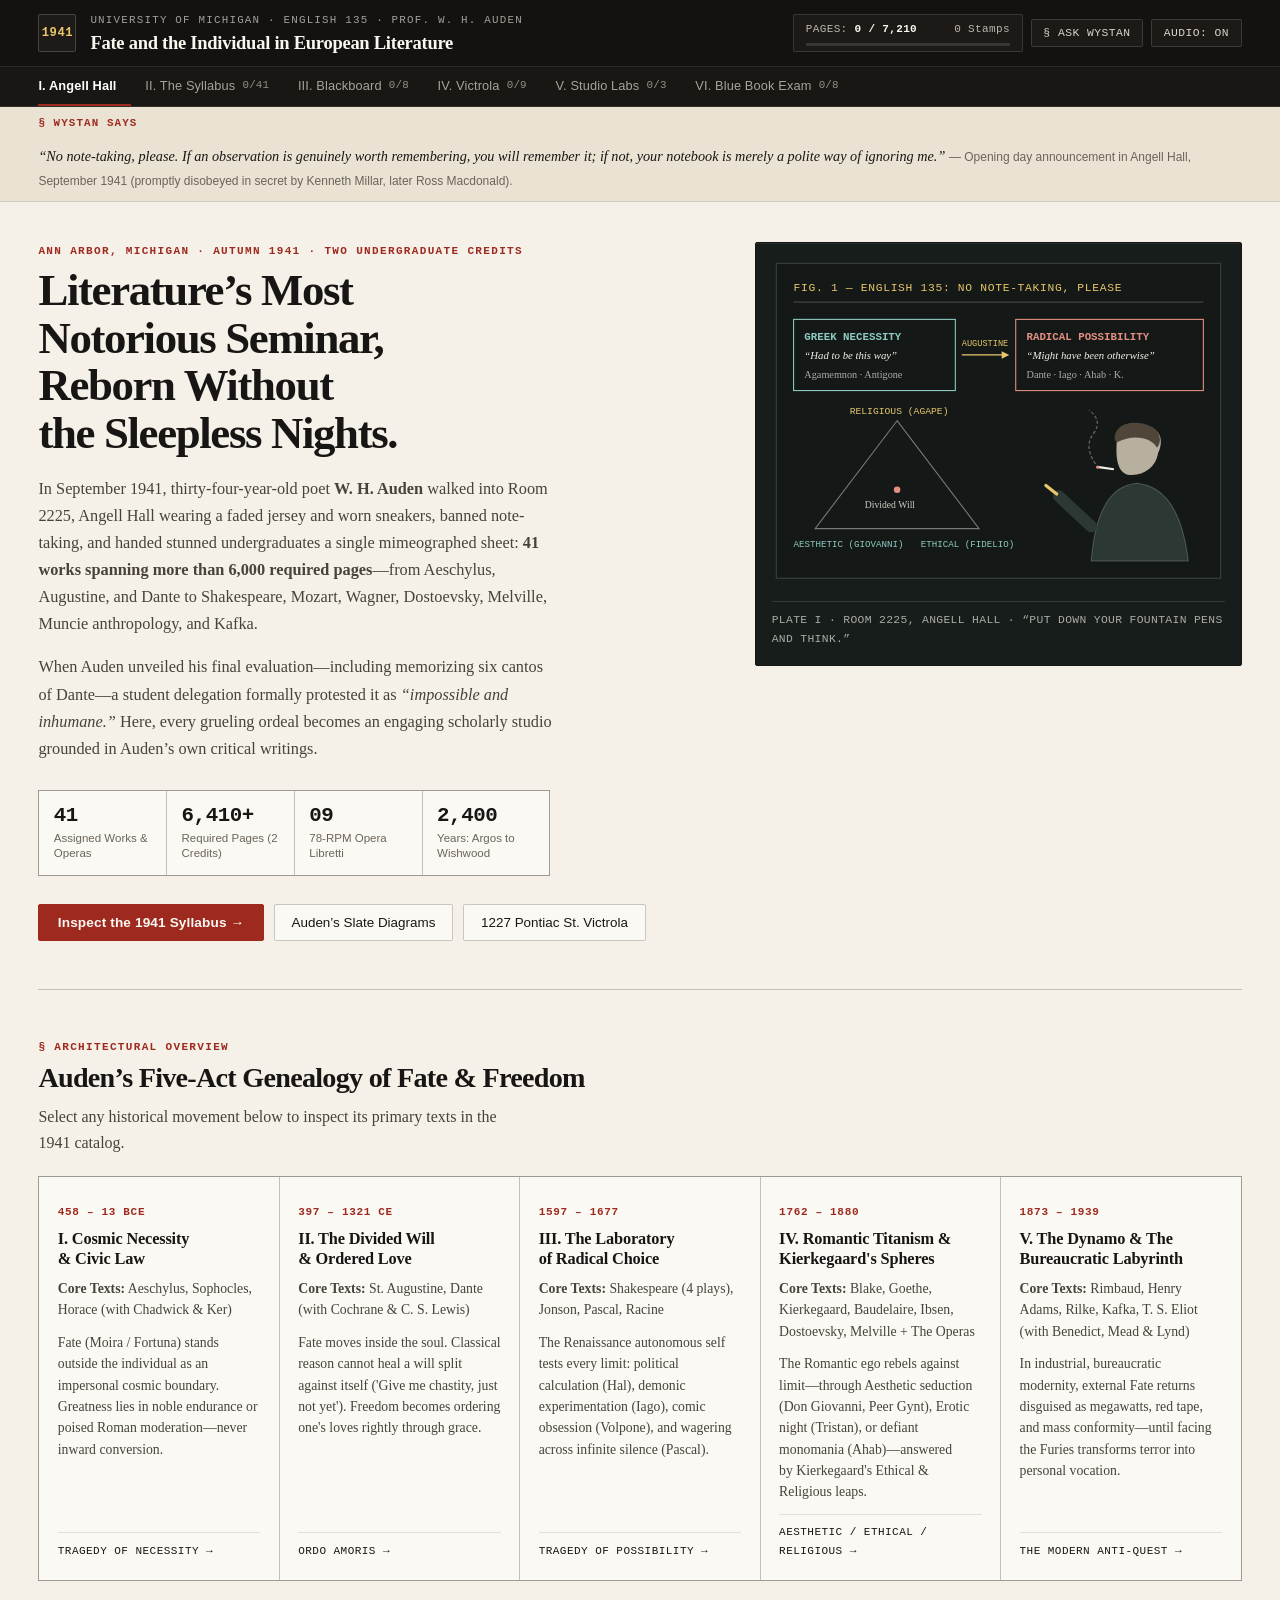
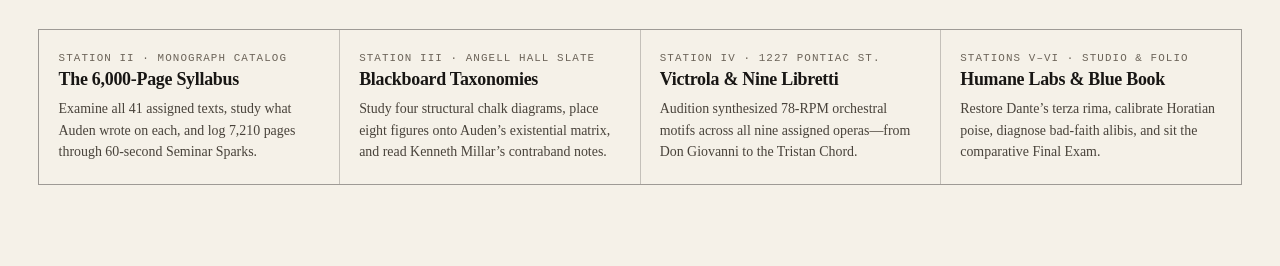
<file: experiments/auden/baseline/index.html>
<!DOCTYPE html>
<html lang="en">
<head>
  <meta charset="UTF-8" />
  <meta name="viewport" content="width=device-width, initial-scale=1.0" />
  <title>English 135: Fate &amp; the Individual in European Literature — W. H. Auden (Michigan, 1941)</title>
  <link rel="stylesheet" href="styles.css" />
</head>
<body>
  <!-- =====================================================================
       STICKY ARCHIVAL MASTHEAD & 6,000-PAGE MERCIFUL PROGRESS METER
       ===================================================================== -->
  <header class="masthead">
    <div class="masthead-inner">
      <div class="brand-block">
        <div class="brand-crest" aria-hidden="true">1941</div>
        <div>
          <p class="brand-kicker">University of Michigan &middot; English 135 &middot; Prof. W. H. Auden</p>
          <h1 class="brand-title">Fate and the Individual in European Literature</h1>
        </div>
      </div>

      <div class="masthead-controls">
        <div class="page-meter-box" title="Every syllabus folio you inspect &amp; stamp adds its pages to your seminar total">
          <div class="page-meter-top">
            <span>PAGES: <strong class="page-meter-count" id="pagesCounterText">0 / 7,210</strong></span>
            <span id="stampsCounterText">0 Stamps</span>
          </div>
          <div class="page-meter-track" role="progressbar" aria-valuemin="0" aria-valuemax="7210" aria-valuenow="0" id="pagesProgressBarWrap">
            <div class="page-meter-fill" id="pagesMeterFill"></div>
          </div>
        </div>

        <button type="button" class="pill-btn" id="askWystanBtn" title="Draw another classroom remark from Prof. Auden">
          <span>&sect; Ask Wystan</span>
        </button>

        <button type="button" class="pill-btn" id="audioMuteBtn" aria-pressed="false" title="Toggle Victrola &amp; seminar sound effects">
          <span id="audioMuteLabel">Audio: On</span>
        </button>
      </div>
    </div>

    <!-- 6 SEMINAR ROOM TABS (ROMAN NUMERAL INDEX) -->
    <div class="room-nav-wrap">
      <nav class="room-nav" aria-label="Seminar Rooms">
        <button type="button" class="room-tab active" data-room="welcome">
          I. Angell Hall
        </button>
        <button type="button" class="room-tab" data-room="syllabus">
          II. The Syllabus <span class="tab-badge" id="badgeSyllabus">0/41</span>
        </button>
        <button type="button" class="room-tab" data-room="blackboard">
          III. Blackboard <span class="tab-badge" id="badgeBlackboard">0/8</span>
        </button>
        <button type="button" class="room-tab" data-room="victrola">
          IV. Victrola <span class="tab-badge" id="badgeVictrola">0/9</span>
        </button>
        <button type="button" class="room-tab" data-room="assignments">
          V. Studio Labs <span class="tab-badge" id="badgeAssignments">0/3</span>
        </button>
        <button type="button" class="room-tab" data-room="exam">
          VI. Blue Book Exam <span class="tab-badge" id="badgeExam">0/8</span>
        </button>
      </nav>
    </div>
  </header>

  <!-- RUNNING EPIGRAPH STRIP -->
  <aside class="aphorism-strip" aria-live="polite">
    <div class="aphorism-inner">
      <div class="aphorism-quote-wrap">
        <span class="aphorism-label">&sect; Wystan Says</span>
        <div>
          <span class="aphorism-text" id="aphorismQuoteText"></span>
          <span class="aphorism-ctx" id="aphorismContextText"></span>
        </div>
      </div>
    </div>
  </aside>

  <!-- =====================================================================
       MAIN STAGE: SIX INTERACTIVE SEMINAR ROOMS
       ===================================================================== -->
  <main class="main-stage">

    <!-- ROOM I: WELCOME TO ANGELL HALL -->
    <section class="room-panel active" id="room-welcome" aria-labelledby="welcomeHeading">
      <div class="welcome-hero">
        <div class="hero-copy">
          <p class="section-kicker">Ann Arbor, Michigan &middot; Autumn 1941 &middot; Two Undergraduate Credits</p>
          <h2 class="hero-headline" id="welcomeHeading">Literature&rsquo;s Most Notorious Seminar, Reborn Without the Sleepless Nights.</h2>
          <p class="hero-lead">
            In September 1941, thirty-four-year-old poet <strong>W. H. Auden</strong> walked into Room 2225, Angell Hall wearing a faded jersey and worn sneakers, banned note-taking, and handed stunned undergraduates a single mimeographed sheet: <strong>41 works spanning more than 6,000 required pages</strong>—from Aeschylus, Augustine, and Dante to Shakespeare, Mozart, Wagner, Dostoevsky, Melville, Muncie anthropology, and Kafka.
          </p>
          <p class="hero-lead">
            When Auden unveiled his final evaluation—including memorizing six cantos of Dante—a student delegation formally protested it as <em>&ldquo;impossible and inhumane.&rdquo;</em> Here, every grueling ordeal becomes an engaging scholarly studio grounded in Auden&rsquo;s own critical writings.
          </p>

          <div class="lore-stats">
            <div class="lore-stat-card">
              <span class="lore-stat-num">41</span>
              <span class="lore-stat-label">Assigned Works &amp; Operas</span>
            </div>
            <div class="lore-stat-card">
              <span class="lore-stat-num">6,410+</span>
              <span class="lore-stat-label">Required Pages (2 Credits)</span>
            </div>
            <div class="lore-stat-card">
              <span class="lore-stat-num">09</span>
              <span class="lore-stat-label">78-RPM Opera Libretti</span>
            </div>
            <div class="lore-stat-card">
              <span class="lore-stat-num">2,400</span>
              <span class="lore-stat-label">Years: Argos to Wishwood</span>
            </div>
          </div>

          <div class="hero-cta-row">
            <button type="button" class="btn-primary" data-goto-room="syllabus">Inspect the 1941 Syllabus &rarr;</button>
            <button type="button" class="btn-secondary" data-goto-room="blackboard">Auden&rsquo;s Slate Diagrams</button>
            <button type="button" class="btn-secondary" data-goto-room="victrola">1227 Pontiac St. Victrola</button>
          </div>
        </div>

        <!-- ARCHIVAL SVG PLATE: AUDEN AT THE ANGELL HALL SLATE -->
        <div class="hero-portrait-card">
          <svg viewBox="0 0 420 300" width="100%" role="img" aria-label="Chalkboard diagram of W. H. Auden lecturing on Necessity versus Possibility in Angell Hall, 1941">
            <rect x="4" y="4" width="412" height="292" fill="#141917" stroke="rgba(242,239,230,0.18)" stroke-width="1" />
            <text x="20" y="30" fill="#e8c66b" font-family="SF Mono, Courier New, monospace" font-size="10.5" letter-spacing="0.06em">FIG. 1 — ENGLISH 135: NO NOTE-TAKING, PLEASE</text>
            <line x1="20" y1="40" x2="400" y2="40" stroke="#f2efe6" stroke-opacity="0.2" />

            <!-- Necessity vs Possibility Schematic -->
            <rect x="20" y="56" width="150" height="66" fill="none" stroke="#8ecbc0" stroke-width="1" />
            <text x="30" y="75" fill="#8ecbc0" font-family="SF Mono, Courier New, monospace" font-size="10" font-weight="600">GREEK NECESSITY</text>
            <text x="30" y="93" fill="#f2efe6" font-family="Georgia, serif" font-size="10" font-style="italic">&ldquo;Had to be this way&rdquo;</text>
            <text x="30" y="110" fill="#f2efe6" fill-opacity="0.68" font-family="Georgia, serif" font-size="9.5">Agamemnon &middot; Antigone</text>

            <line x1="176" y1="89" x2="218" y2="89" stroke="#e8c66b" stroke-width="1.2" />
            <polygon points="220,89 213,85.5 213,92.5" fill="#e8c66b" />
            <text x="176" y="81" fill="#e8c66b" font-family="SF Mono, Courier New, monospace" font-size="8">AUGUSTINE</text>

            <rect x="226" y="56" width="174" height="66" fill="none" stroke="#e58f82" stroke-width="1" />
            <text x="236" y="75" fill="#e58f82" font-family="SF Mono, Courier New, monospace" font-size="10" font-weight="600">RADICAL POSSIBILITY</text>
            <text x="236" y="93" fill="#f2efe6" font-family="Georgia, serif" font-size="10" font-style="italic">&ldquo;Might have been otherwise&rdquo;</text>
            <text x="236" y="110" fill="#f2efe6" fill-opacity="0.68" font-family="Georgia, serif" font-size="9.5">Dante &middot; Iago &middot; Ahab &middot; K.</text>

            <!-- Kierkegaard Existential Triad -->
            <polygon points="116,150 40,250 192,250" fill="none" stroke="#f2efe6" stroke-opacity="0.45" stroke-width="1" />
            <text x="72" y="144" fill="#e8c66b" font-family="SF Mono, Courier New, monospace" font-size="9">RELIGIOUS (AGAPE)</text>
            <text x="20" y="267" fill="#8ecbc0" font-family="SF Mono, Courier New, monospace" font-size="8.5">AESTHETIC (GIOVANNI)</text>
            <text x="138" y="267" fill="#8ecbc0" font-family="SF Mono, Courier New, monospace" font-size="8.5">ETHICAL (FIDELIO)</text>
            <circle cx="116" cy="214" r="3" fill="#e58f82" />
            <text x="86" y="231" fill="#f2efe6" fill-opacity="0.82" font-family="Georgia, serif" font-size="9">Divided Will</text>

            <!-- Architectural Silhouette of Auden Lecturing -->
            <g transform="translate(278, 144)">
              <path d="M 22 46 Q 11 30 20 18 T 16 -4" fill="none" stroke="#f2efe6" stroke-opacity="0.35" stroke-width="1.2" stroke-dasharray="3 2" />
              <line x1="25" y1="49" x2="39" y2="51" stroke="#f2efe6" stroke-width="2" />
              <circle cx="24" cy="49" r="1.5" fill="#e58f82" />
              <path d="M 42 22 C 38 8, 62 4, 72 14 C 81 12, 86 24, 80 36 C 78 50, 65 58, 52 56 C 43 54, 40 42, 42 22 Z" fill="#cfc5b1" opacity="0.88" />
              <path d="M 40 24 C 38 9, 58 3, 75 12 C 82 16, 84 26, 79 31 C 74 21, 56 18, 42 26 Z" fill="#4f4539" />
              <path d="M 18 136 C 22 86, 38 66, 60 64 C 84 66, 102 86, 108 136 Z" fill="#2c3833" stroke="#f2efe6" stroke-opacity="0.22" />
              <path d="M 18 104 L -12 76" stroke="#2c3833" stroke-width="11" stroke-linecap="round" />
              <line x1="-14" y1="74" x2="-24" y2="66" stroke="#e8c66b" stroke-width="3" stroke-linecap="round" />
            </g>
          </svg>
          <p class="portrait-caption">PLATE I &middot; ROOM 2225, ANGELL HALL &middot; &ldquo;PUT DOWN YOUR FOUNTAIN PENS AND THINK.&rdquo;</p>
        </div>
      </div>

      <!-- THE 5-STAGE INTELLECTUAL ARC OF THE COURSE -->
      <div class="arc-section">
        <p class="section-kicker">&sect; Architectural Overview</p>
        <h3 class="section-title" style="font-size:clamp(1.45rem, 2.2vw, 1.85rem);">Auden&rsquo;s Five-Act Genealogy of Fate &amp; Freedom</h3>
        <p class="section-subtitle">Select any historical movement below to inspect its primary texts in the 1941 catalog.</p>
        <div class="arc-grid" id="intellectualArcGrid"></div>
      </div>

      <!-- 4 INTERACTIVE STATIONS -->
      <div class="doors-grid">
        <button type="button" class="door-card" data-goto-room="syllabus">
          <span class="door-kicker">Station II &middot; Monograph Catalog</span>
          <h3>The 6,000-Page Syllabus</h3>
          <p>Examine all 41 assigned texts, study what Auden wrote on each, and log 7,210 pages through 60-second Seminar Sparks.</p>
        </button>
        <button type="button" class="door-card" data-goto-room="blackboard">
          <span class="door-kicker">Station III &middot; Angell Hall Slate</span>
          <h3>Blackboard Taxonomies</h3>
          <p>Study four structural chalk diagrams, place eight figures onto Auden&rsquo;s existential matrix, and read Kenneth Millar&rsquo;s contraband notes.</p>
        </button>
        <button type="button" class="door-card" data-goto-room="victrola">
          <span class="door-kicker">Station IV &middot; 1227 Pontiac St.</span>
          <h3>Victrola &amp; Nine Libretti</h3>
          <p>Audition synthesized 78-RPM orchestral motifs across all nine assigned operas—from Don Giovanni to the Tristan Chord.</p>
        </button>
        <button type="button" class="door-card" data-goto-room="assignments">
          <span class="door-kicker">Stations V–VI &middot; Studio &amp; Folio</span>
          <h3>Humane Labs &amp; Blue Book</h3>
          <p>Restore Dante&rsquo;s terza rima, calibrate Horatian poise, diagnose bad-faith alibis, and sit the comparative Final Exam.</p>
        </button>
      </div>
    </section>

    <!-- ROOM II: THE 1941 SYLLABUS CATALOG -->
    <section class="room-panel" id="room-syllabus" aria-labelledby="syllabusHeading">
      <div class="section-header">
        <div>
          <p class="section-kicker">English 135 &middot; Complete Fall 1941 Reading List</p>
          <h2 class="section-title" id="syllabusHeading">All 41 Works on Auden&rsquo;s Syllabus</h2>
          <p class="section-subtitle">24 Required Masterworks, 9 Opera Libretti, and 8 Anthropological &amp; Critical Studies. Select any folio entry to read Auden&rsquo;s critical commentary and stamp its pages into your record.</p>
        </div>
        <div style="display:flex; gap:0.5rem; flex-wrap:wrap; align-items:center;">
          <button type="button" class="filter-chip" id="unreadOnlyChip">Show Unstamped Only</button>
          <button type="button" class="btn-secondary" id="surpriseWorkBtn">&sect; Random Unread Text</button>
          <button type="button" class="btn-secondary" id="resetProgressBtn" title="Clear saved Blue Book stamps">Reset Record</button>
        </div>
      </div>

      <div class="syllabus-toolbar">
        <div class="filter-group" id="sectionFilterGroup" role="group" aria-label="Filter by syllabus section">
          <button type="button" class="filter-chip active" data-sec="all">All (41)</button>
          <button type="button" class="filter-chip" data-sec="primary">Primary (24)</button>
          <button type="button" class="filter-chip" data-sec="opera">Libretti (09)</button>
          <button type="button" class="filter-chip" data-sec="critical">Criticism (08)</button>
        </div>

        <div class="filter-group" id="sphereFilterGroup" role="group" aria-label="Filter by existential sphere">
          <button type="button" class="filter-chip active" data-sphere="all">All Spheres</button>
          <button type="button" class="filter-chip" data-sphere="Necessity">Necessity</button>
          <button type="button" class="filter-chip" data-sphere="Aesthetic">Aesthetic</button>
          <button type="button" class="filter-chip" data-sphere="Ethical">Ethical</button>
          <button type="button" class="filter-chip" data-sphere="Religious">Religious</button>
          <button type="button" class="filter-chip" data-sphere="Possibility">Possibility</button>
        </div>

        <input type="search" id="syllabusSearchInput" class="search-input" placeholder="Search 41 works, authors, or themes…" aria-label="Search syllabus works" />
      </div>

      <p id="syllabusCountSummary" style="font-family:var(--font-typewriter); font-size:0.74rem; color:var(--ink-muted); margin:0 0 0.85rem; font-variant-numeric:tabular-nums;"></p>
      <div class="syllabus-grid" id="syllabusCardsGrid"></div>
    </section>

    <!-- ROOM III: THE ANGELL HALL BLACKBOARD -->
    <section class="room-panel" id="room-blackboard" aria-labelledby="blackboardHeading">
      <div class="section-header">
        <div>
          <p class="section-kicker">Angell Hall, Room 2225 &middot; Structural Schematics</p>
          <h2 class="section-title" id="blackboardHeading">Auden&rsquo;s Blackboard Taxonomies</h2>
          <p class="section-subtitle">A compulsive taxonomist, Auden covered blackboards with architectural matrices mapping Necessity, Nature, Art, and Choice. Inspect his four boards below, sort eight protagonists onto the slate, or open Kenneth Millar&rsquo;s contraband back-row diary.</p>
        </div>
        <button type="button" class="btn-secondary" id="toggleSmuggledNotesBtn">&sect; Contraband Student Notes (1941)</button>
      </div>

      <!-- SMUGGLED STUDENT NOTEBOOK DRAWER -->
      <div class="smuggled-notebook" id="smuggledNotesDrawer" hidden>
        <div style="display:flex; justify-content:space-between; align-items:baseline; flex-wrap:wrap; gap:0.5rem; margin-bottom:0.85rem; padding-bottom:0.55rem; border-bottom:1px solid var(--rule-subtle);">
          <strong style="font-family:var(--font-typewriter); font-size:0.74rem; letter-spacing:0.08em; color:var(--accent-vermilion);">CONTRABAND BACK-ROW NOTEBOOK &middot; SEPT. 1941 – JAN. 1942</strong>
          <span style="font-family:var(--font-sans); font-size:0.76rem; color:var(--ink-muted);">Reconstructed from memoirs of Kenneth Millar (Ross Macdonald) &amp; Charles H. Miller</span>
        </div>
        <div id="smuggledNotesList"></div>
      </div>

      <!-- MAIN SLATE BLACKBOARD BAY -->
      <div class="blackboard-frame">
        <div class="chalk-tabs-row">
          <div class="chalk-tab-list" id="blackboardTabButtons"></div>
          <span style="font-family:var(--font-typewriter); font-size:0.7rem; letter-spacing:0.06em; color:var(--chalk-cyan);">SELECT ANY ROW OR COORDINATE FOR LECTURE COMMENTARY</span>
        </div>
        <div id="blackboardActiveContent"></div>
      </div>

      <!-- INTERACTIVE CHALK CHARACTER SORTER -->
      <div class="sorter-panel">
        <div style="display:flex; justify-content:space-between; align-items:baseline; flex-wrap:wrap; gap:0.5rem;">
          <div>
            <p class="section-kicker" style="margin-bottom:0.2rem;">&sect; Applied Taxonomy Exercise</p>
            <h3 style="margin:0; font-size:1.35rem; letter-spacing:-0.015em;">Place Each Protagonist Onto Auden&rsquo;s Existential Matrix</h3>
          </div>
          <span id="sorterProgressLabel" style="font-family:var(--font-typewriter); font-size:0.78rem; font-weight:600; color:var(--ink-primary); font-variant-numeric:tabular-nums;">0 / 8 Chalked</span>
        </div>
        <p style="margin:0.45rem 0 0.75rem; color:var(--ink-secondary); font-size:0.93rem; max-width:64ch;">
          <strong>Step 1:</strong> Select a protagonist below. <strong>Step 2:</strong> Click the existential quadrant where Auden argues they genuinely belong—ignoring their self-serving deterministic alibis.
        </p>

        <div class="sorter-chips-pool" id="sorterChipsPool"></div>
        <div id="sorterClueBanner" class="hint-ribbon">Select a protagonist above to inspect their dossier clue, then choose one of the four slate quadrants below.</div>

        <div class="sorter-buckets-grid" id="sorterBucketsGrid">
          <div class="sorter-bucket" data-bucket="necessity">
            <h4>I. COSMIC NECESSITY</h4>
            <p style="font-size:0.78rem; opacity:0.74; margin:0 0 0.5rem;">Impersonal Moira &amp; Unwritten Law</p>
            <div class="bucket-items" id="bucket-necessity"></div>
          </div>
          <div class="sorter-bucket" data-bucket="aesthetic">
            <h4>II. AESTHETIC IMMEDIACY</h4>
            <p style="font-size:0.78rem; opacity:0.74; margin:0 0 0.5rem;">Desire, Evasion &amp; Uncommitted Mood</p>
            <div class="bucket-items" id="bucket-aesthetic"></div>
          </div>
          <div class="sorter-bucket" data-bucket="demonic">
            <h4>III. DEMONIC DEFIANCE</h4>
            <p style="font-size:0.78rem; opacity:0.74; margin:0 0 0.5rem;">Pride &amp; Nihilism Disguised as Fate</p>
            <div class="bucket-items" id="bucket-demonic"></div>
          </div>
          <div class="sorter-bucket" data-bucket="ethical-religious">
            <h4>IV. ETHICAL VOW &amp; GRACE</h4>
            <p style="font-size:0.78rem; opacity:0.74; margin:0 0 0.5rem;">Kept Fidelity &amp; Transfigured Vocation</p>
            <div class="bucket-items" id="bucket-ethical-religious"></div>
          </div>
        </div>

        <div id="sorterFeedbackBox" style="margin-top:0.85rem; font-size:0.92rem; font-weight:600; max-width:66ch;"></div>
      </div>
    </section>

    <!-- ROOM IV: 1227 PONTIAC STREET VICTROLA & 9 OPERA LIBRETTI -->
    <section class="room-panel" id="room-victrola" aria-labelledby="victrolaHeading">
      <div class="section-header">
        <div>
          <p class="section-kicker">Evening Listening Parlor &middot; 1227 Pontiac Street, Ann Arbor</p>
          <h2 class="section-title" id="victrolaHeading">78-RPM Acoustic Console &amp; Opera Libretti</h2>
          <p class="section-subtitle">&ldquo;In drama, characters are victims of situation; in opera, nobody sings unless they choose to sing.&rdquo; Select any of the nine syllabus operas, drop the needle to audition its harmonic motif, and direct the decisive bar.</p>
        </div>
      </div>

      <div class="victrola-layout">
        <!-- LEFT: PRECISION ACOUSTIC TURNTABLE BAY -->
        <div class="victrola-cabinet">
          <div style="display:flex; justify-content:space-between; align-items:center; margin-bottom:0.4rem;">
            <span style="font-family:var(--font-typewriter); font-size:0.69rem; color:rgba(243,239,230,0.68); letter-spacing:0.09em;">ACOUSTIC BAY &middot; 78 RPM</span>
            <span id="victrolaStatusBadge" style="font-family:var(--font-typewriter); font-size:0.69rem; color:#9e9589; font-variant-numeric:tabular-nums;">NEEDLE LIFTED</span>
          </div>

          <div class="turntable-stage">
            <div class="shellac-disc" id="shellacDisc">
              <div class="record-center-label" id="recordCenterLabel">
                <div class="record-spindle"></div>
                <strong id="discComposerText">MOZART</strong>
                <span id="discTitleText">Don Giovanni</span>
              </div>
            </div>

            <!-- Precision Brass Tonearm SVG -->
            <svg class="tonearm-svg" id="tonearmSvg" viewBox="0 0 130 195" aria-hidden="true">
              <circle cx="98" cy="28" r="14" fill="#b89246" stroke="#3a2b10" stroke-width="1.5" />
              <circle cx="98" cy="28" r="5" fill="#e6cfa0" />
              <path d="M 98 28 L 58 148 L 36 168" fill="none" stroke="#d4b475" stroke-width="5.5" stroke-linecap="round" stroke-linejoin="round" />
              <rect x="25" y="160" width="18" height="12" rx="2" transform="rotate(-35 34 167)" fill="#8c6b2b" stroke="#e6cfa0" stroke-width="1" />
            </svg>
          </div>

          <div style="display:flex; gap:0.5rem; justify-content:center; margin-bottom:0.75rem;">
            <button type="button" class="btn-primary" id="playRecordBtn" style="flex:1;">&#9654; Drop Needle</button>
            <button type="button" class="btn-secondary" id="stopRecordBtn" style="background:#1f1c19; color:#f3efe6; border-color:rgba(255,255,255,0.2);">&#9632; Lift</button>
          </div>

          <label style="display:flex; align-items:center; justify-content:center; gap:0.45rem; font-family:var(--font-sans); font-size:0.77rem; color:rgba(243,239,230,0.74); cursor:pointer;">
            <input type="checkbox" id="crackleToggleCheckbox" checked />
            1941 Shellac Surface Warmth
          </label>

          <!-- Vacuum-Tube Harmonic Oscilloscope -->
          <div class="scope-box">
            <div style="display:flex; justify-content:space-between; font-family:var(--font-typewriter); font-size:0.66rem; color:#8ecbc0; margin-bottom:0.3rem; letter-spacing:0.05em;">
              <span>HARMONIC MONITOR</span>
              <span id="motifStepCounter">Bar 0 / 0</span>
            </div>
            <canvas id="victrolaScopeCanvas" width="330" height="54" style="width:100%; height:54px; display:block;"></canvas>
          </div>
        </div>

        <!-- RIGHT: 9 RECORD INDEX & BROADSHEET LIBRETTO FOLIO -->
        <div>
          <div class="record-crate" id="recordCrateGrid" role="listbox" aria-label="9 Syllabus Opera Records"></div>
          <div class="libretto-card" id="activeLibrettoCard"></div>
        </div>
      </div>
    </section>

    <!-- ROOM V: MERCIFULLY HUMANE ASSIGNMENTS -->
    <section class="room-panel" id="room-assignments" aria-labelledby="assignmentsHeading">
      <div class="section-header">
        <div>
          <p class="section-kicker">Coursework Reimagined &middot; Three Interactive Seminars</p>
          <h2 class="section-title" id="assignmentsHeading">The Humane Assignment Studio</h2>
          <p class="section-subtitle">In 1941, Auden required memorizing six cantos of Dante (~850 lines of medieval Italian), rigorous Latin translation, and unsparing psychological diagnosis. Experience the intellectual craft of all three without the exhaustion.</p>
        </div>
      </div>

      <div class="workshop-subtabs" role="tablist">
        <button type="button" class="workshop-tab-btn active" data-workshop="dante">
          I. Dante&rsquo;s Six-Canto Reprieve
        </button>
        <button type="button" class="workshop-tab-btn" data-workshop="horace">
          II. Horace&rsquo;s Sabine Translation Desk
        </button>
        <button type="button" class="workshop-tab-btn" data-workshop="augustine">
          III. Augustine&rsquo;s Bad-Faith Alibi Clinic
        </button>
      </div>

      <div id="workshopContainer"></div>
    </section>

    <!-- ROOM VI: THE "IMPOSSIBLE & INHUMANE" FINAL EXAM -->
    <section class="room-panel" id="room-exam" aria-labelledby="examHeading">
      <div class="section-header">
        <div>
          <p class="section-kicker">January 1942 &middot; University of Michigan Examination Folio</p>
          <h2 class="section-title" id="examHeading">The &ldquo;Impossible and Inhumane&rdquo; Final Exam</h2>
          <p class="section-subtitle">Choose between guided Socratic hospitality or authentic January 1942 single-ink rigor, then compose your four-work Oral Defense for Professor Auden&rsquo;s marginal evaluation.</p>
        </div>
      </div>

      <div class="exam-mode-banner no-print">
        <div>
          <strong style="font-family:var(--font-typewriter); color:var(--accent-vermilion); font-size:0.75rem; letter-spacing:0.08em;" id="examModeTitle">CURRENT RULES: HUMANE SEMINAR EDITION (RECOMMENDED)</strong>
          <p style="margin:0.2rem 0 0; font-size:0.87rem; color:var(--ink-secondary); max-width:60ch;" id="examModeDesc">
            Includes whispered clues from Kenneth Millar&rsquo;s back-row notebook and Socratic retries.
          </p>
        </div>
        <div style="display:flex; gap:0.5rem; flex-wrap:wrap; align-items:center;">
          <button type="button" class="btn-secondary" id="toggleExamModeBtn">Dare 1941 &ldquo;Inhumane&rdquo; Mode</button>
          <button type="button" class="filter-chip" id="clearExamSheetBtn" title="Clear exam ink only while keeping Syllabus &amp; Victrola stamps">Fresh Exam Sheet</button>
          <span id="examScoreBadge" style="font-family:var(--font-typewriter); font-size:0.75rem; font-weight:600; border:1px solid var(--rule-strong); background:var(--paper-elevated); padding:0.5rem 0.8rem; border-radius:2px; font-variant-numeric:tabular-nums;">Score: 0 / 8</span>
        </div>
      </div>

      <!-- PART I: 8 COMPARATIVE BLUE-BOOK PUZZLES -->
      <div id="examQuestionsContainer" class="no-print"></div>

      <!-- PART II: ORAL DEFENSE & THESIS SYNTHESIZER -->
      <div class="synthesis-studio">
        <div class="no-print">
          <p class="section-kicker">&sect; Part II &middot; Oral Defense at 1227 Pontiac Street</p>
          <h3 style="margin:0 0 0.4rem; font-size:1.5rem; letter-spacing:-0.02em;">Compose Your Cross-Millennial Thesis</h3>
          <p style="margin:0 0 1rem; font-size:0.95rem; color:var(--ink-secondary); max-width:64ch;">
            Select four touchstones across the 2,400-year syllabus—and optionally contribute a closing epigram in your own words—for Professor Auden&rsquo;s marginal critique and printable 1941 Certificate.
          </p>

          <div class="synthesis-selectors">
            <div class="synthesis-select-box">
              <label for="studentNameInput">Candidate Name on Examination Folio</label>
              <input type="text" id="studentNameInput" class="synthesis-textarea" placeholder="e.g., Kenneth Millar / Visiting Scholar" maxlength="60" />
            </div>
            <div class="synthesis-select-box">
              <label for="synClassicalSelect">I. Classical Anchor (Necessity &amp; Poise)</label>
              <select id="synClassicalSelect"></select>
            </div>
            <div class="synthesis-select-box">
              <label for="synPivotSelect">II. Turning Point of the Will (Grace &amp; Choice)</label>
              <select id="synPivotSelect"></select>
            </div>
            <div class="synthesis-select-box">
              <label for="synOperaSelect">III. Operatic Counterpoint (78-RPM Victrola)</label>
              <select id="synOperaSelect"></select>
            </div>
            <div class="synthesis-select-box">
              <label for="synModernSelect">IV. Modern Reckoning (Pride, Power &amp; Vocation)</label>
              <select id="synModernSelect"></select>
            </div>
            <div class="synthesis-select-box">
              <label for="synPersonalNote">Optional Concluding Epigram (Your Own Line)</label>
              <input type="text" id="synPersonalNote" class="synthesis-textarea" placeholder="e.g., Fate is what our unexamined choices look like in retrospect." maxlength="180" />
            </div>
          </div>

          <button type="button" class="btn-primary" id="generateDiplomaBtn">Submit Examination Folio to Prof. Auden &rarr;</button>
        </div>

        <div id="diplomaOutputContainer"></div>
      </div>
    </section>

  </main>

  <!-- =====================================================================
       MODAL CALL-SLIP FOLIO FOR ALL 41 SYLLABUS WORKS
       ===================================================================== -->
  <div class="modal-backdrop" id="workModalBackdrop" role="dialog" aria-modal="true" aria-labelledby="modalWorkTitle">
    <div class="dossier-modal" id="workModalContent"></div>
  </div>

  <!-- DATA & APPLICATION SCRIPTS (100% LOCAL, ZERO EXTERNAL DEPENDENCIES) -->
  <script src="data/syllabus.js"></script>
  <script src="data/activities.js"></script>
  <script src="js/audio.js"></script>
  <script src="js/app.js"></script>
</body>
</html>
</file>
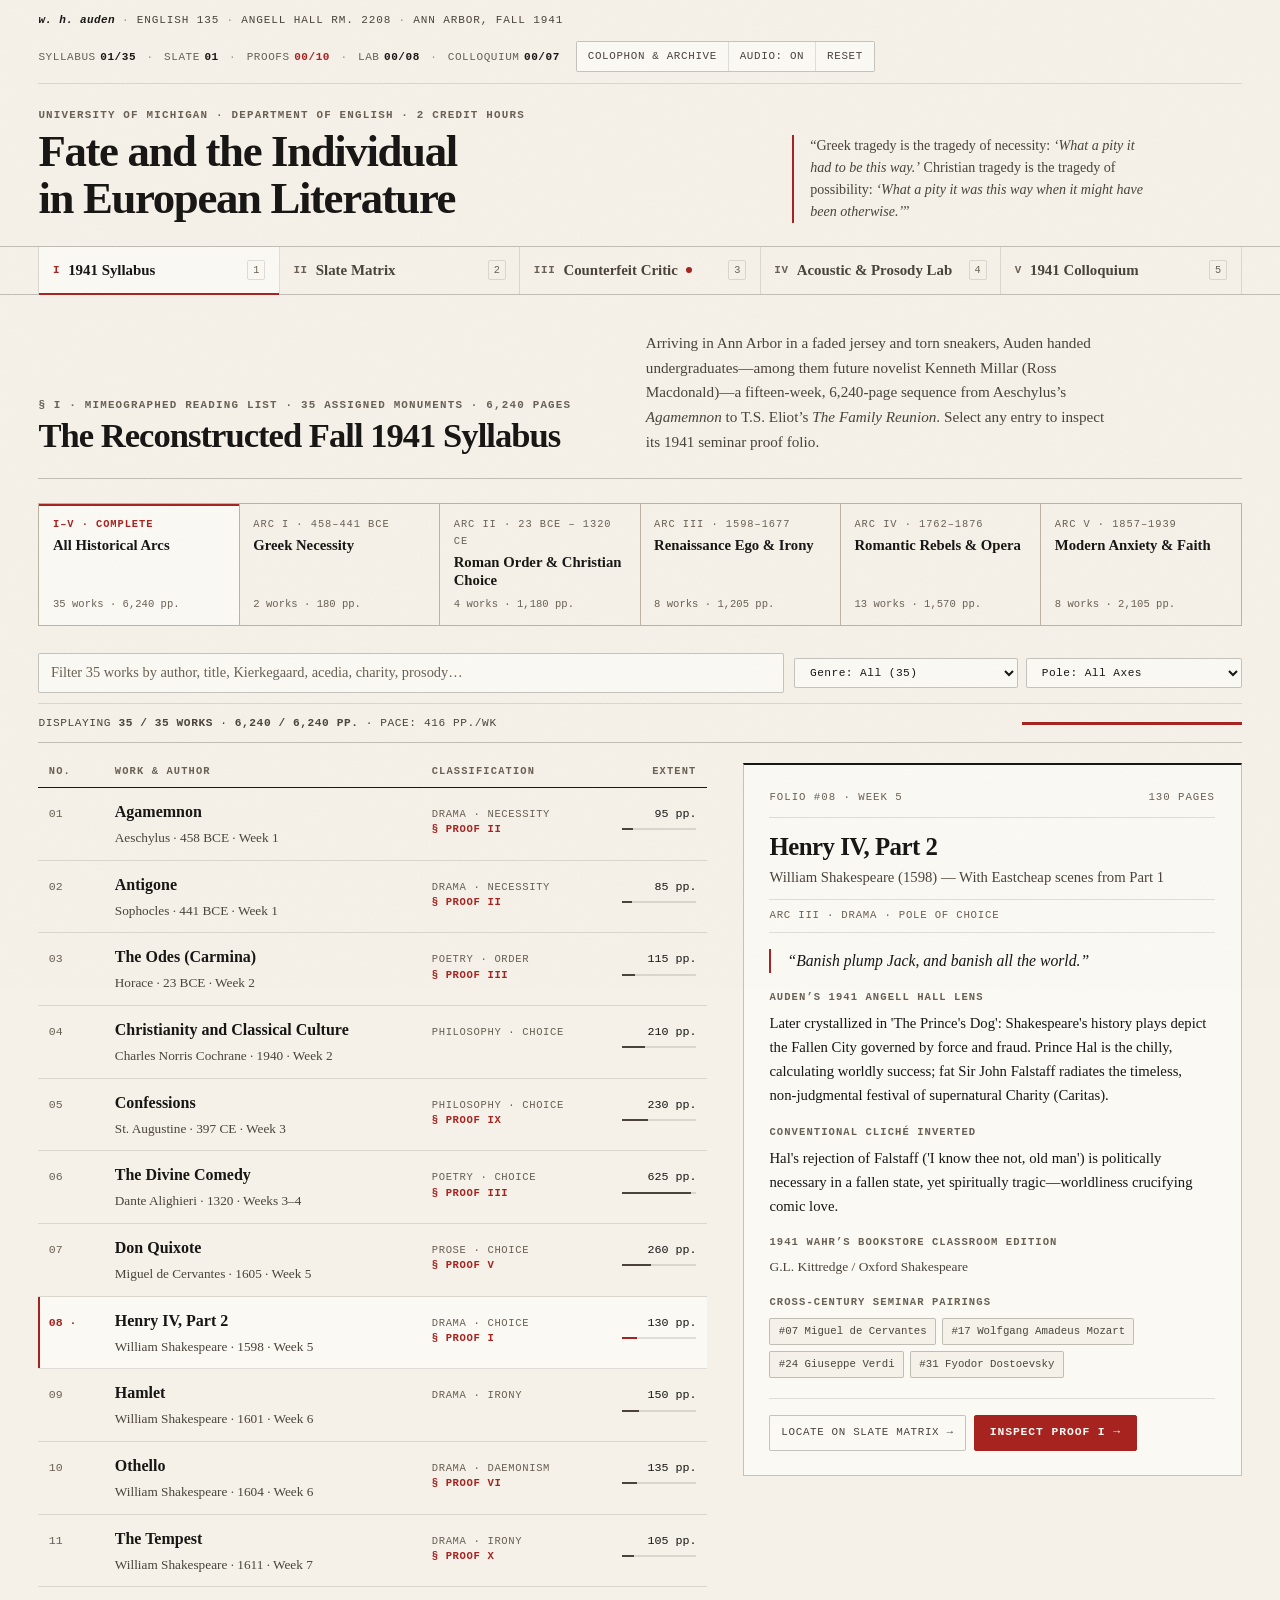
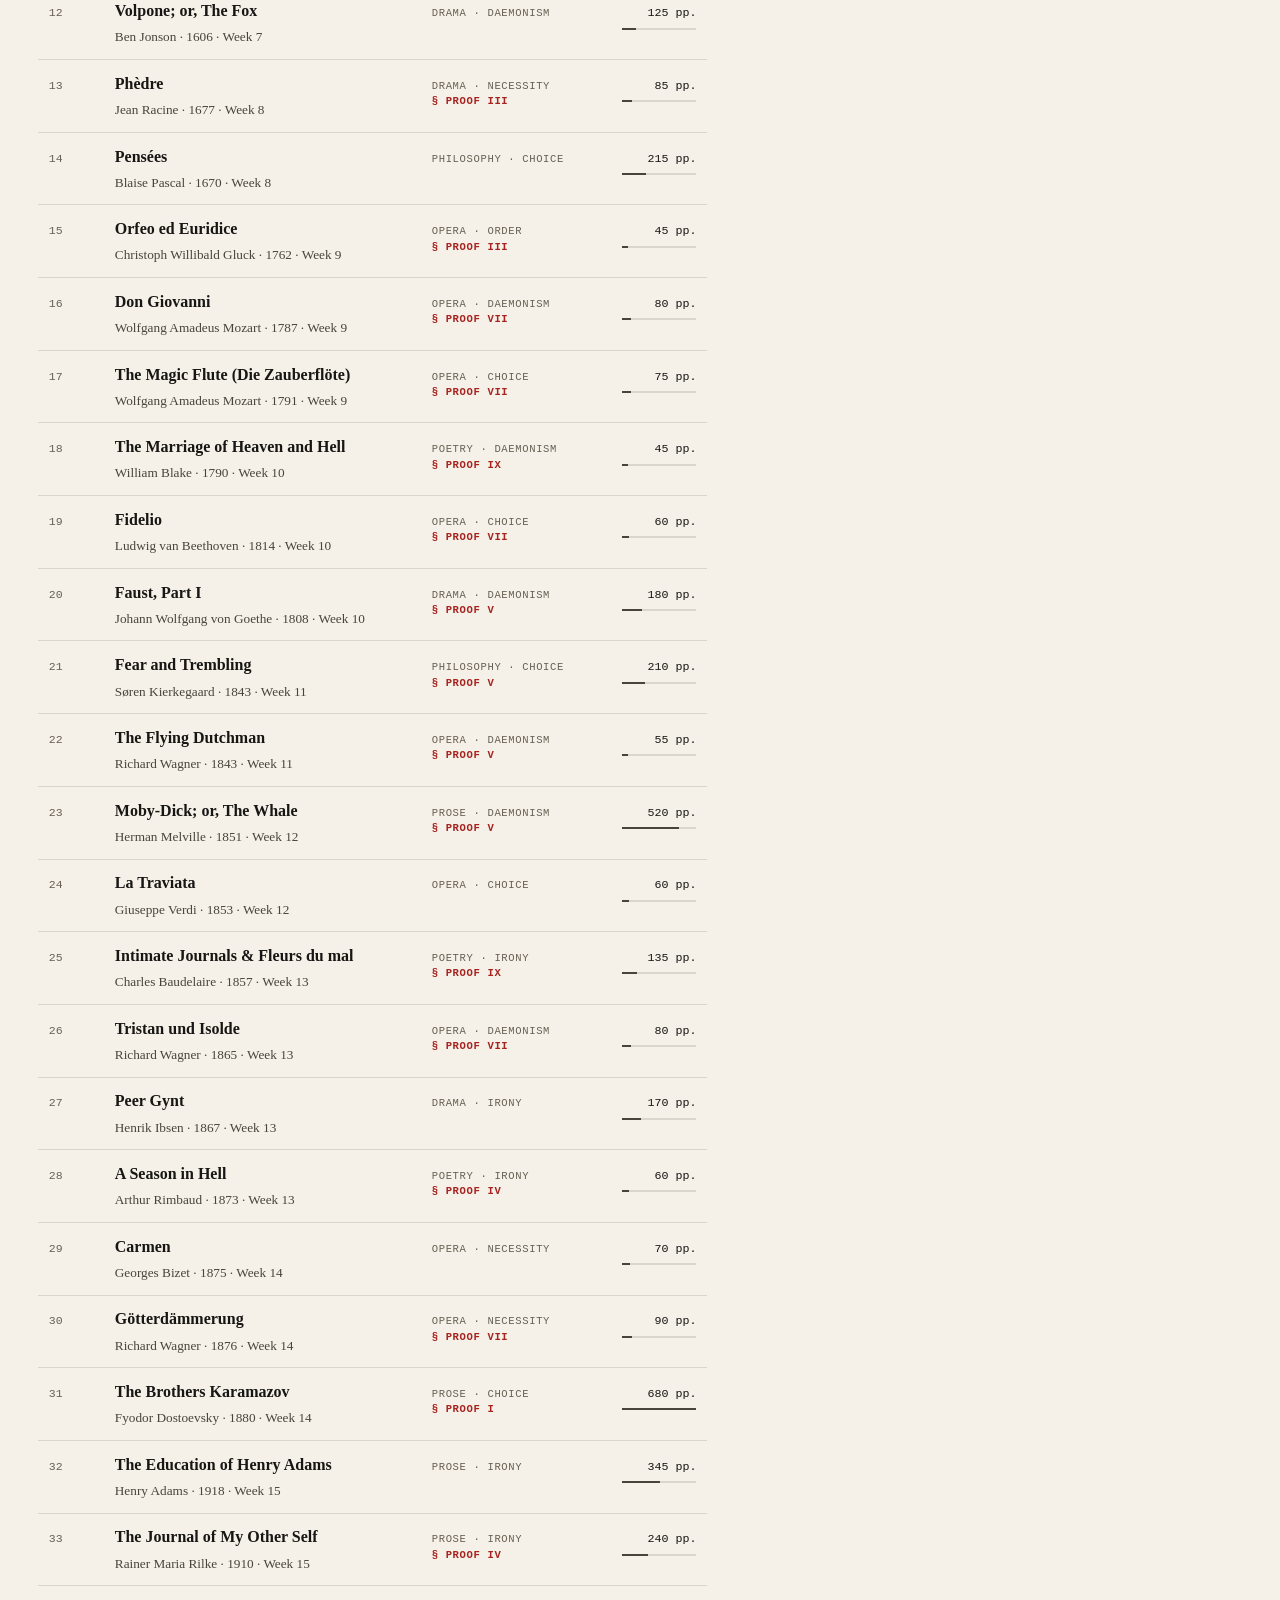
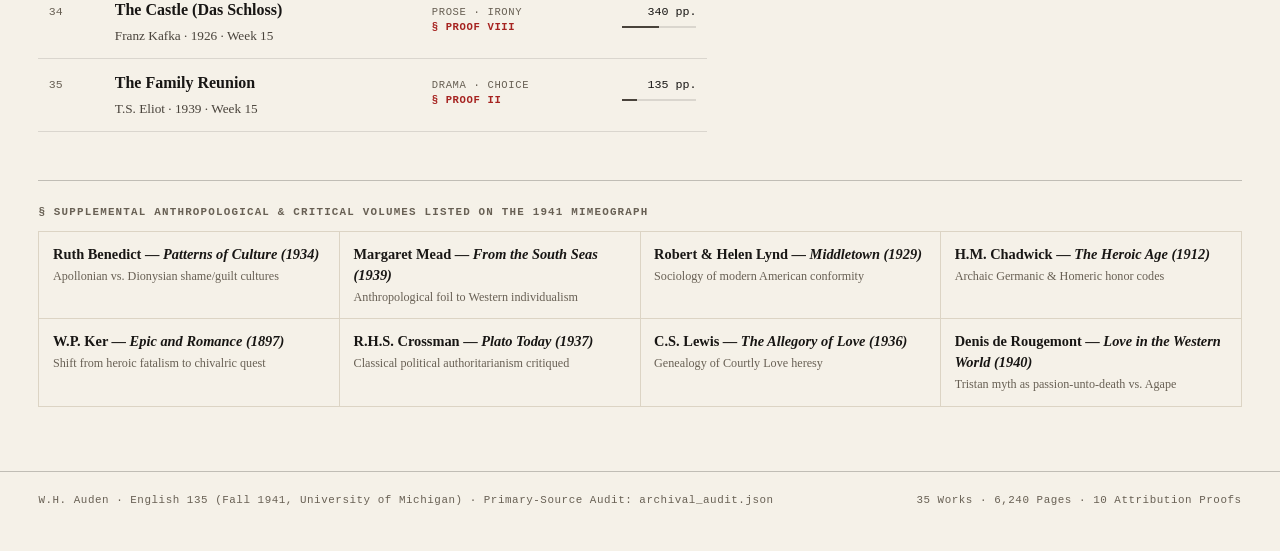
<file: experiments/auden/twist/index.html>
<!DOCTYPE html>
<html lang="en">
<head>
  <meta charset="UTF-8" />
  <meta name="viewport" content="width=device-width, initial-scale=1.0" />
  <title>W.H. Auden · English 135 (Fall 1941) — Archival Seminar Studio</title>
  <link rel="stylesheet" href="styles.css" />
</head>
<body>
  <!-- Subtle Uncoated Cotton-Vellum Paper Tooth Overlay (0.022 opacity) -->
  <svg class="paper-grain-defs" aria-hidden="true" width="0" height="0">
    <filter id="paper-tooth">
      <feTurbulence type="fractalNoise" baseFrequency="0.8" numOctaves="3" stitchTiles="stitch" />
      <feColorMatrix type="saturate" values="0" />
    </filter>
  </svg>
  <div class="paper-grain-overlay" aria-hidden="true"></div>

  <!-- ====================================================================
       ARCHITECTURAL MASTHEAD & COMMONPLACE LEDGER
       ==================================================================== -->
  <header class="masthead">
    <div class="shell-frame">
      <!-- Top Archival Colophon Bar -->
      <div class="masthead-topbar">
        <div class="colophon-id">
          <span class="catalog-mark">w. h. auden</span>
          <span class="dot-sep">·</span>
          <span>ENGLISH 135</span>
          <span class="dot-sep">·</span>
          <span>ANGELL HALL RM. 2208</span>
          <span class="dot-sep">·</span>
          <span>ANN ARBOR, FALL 1941</span>
        </div>

        <div class="masthead-actions">
          <div class="ledger-strip" id="ledger-pills" aria-live="polite"></div>
          <div class="utility-group">
            <button type="button" class="btn-quiet" id="btn-toggle-provenance" aria-expanded="false">
              Colophon &amp; Archive
            </button>
            <button type="button" class="btn-quiet" id="btn-audio-mute">
              Audio: On
            </button>
            <button type="button" class="btn-quiet" id="btn-reset-ledger" title="Clear local commonplace ledger">
              Reset
            </button>
          </div>
        </div>
      </div>

      <!-- Collapsible Historical Provenance Folio -->
      <div class="provenance-drawer" id="provenance-drawer" hidden>
        <div class="provenance-grid">
          <div class="provenance-cell">
            <div class="eyebrow">§ 01 · Archival Provenance</div>
            <p>
              Reconstructed from W.H. Auden’s original Fall 1941 University of Michigan mimeographed syllabus (preserved in the Auden Papers, documented in Edward Mendelson’s <em>Later Auden</em>, and digitized by Alan Jacobs) alongside housemate Charles Miller’s Pontiac Trail recollections.
            </p>
          </div>
          <div class="provenance-cell">
            <div class="eyebrow">§ 02 · Critical Corpus</div>
            <p>
              Every seminar gloss and red-pencil critique is anchored in Auden’s primary prose: <em>The Dyer’s Hand</em> (1962), <em>The Enchafèd Flood</em> (1950), <em>The Sea and the Mirror</em> (1942–44), <em>Lectures on Shakespeare</em>, and <em>“K.’s Quest”</em> (1941).
            </p>
          </div>
          <div class="provenance-cell">
            <div class="eyebrow">§ 03 · Counterfeit Criticism</div>
            <p>
              Conventional classroom summaries routinely attribute Romantic organicism, Aristotelian <em>hamartia</em>, or political messianism to texts Auden read through Kierkegaardian choice, comic charity, and strict formal artifice.
            </p>
          </div>
        </div>
      </div>

      <!-- Editorial Hero Title Row -->
      <div class="masthead-hero">
        <div class="hero-title-col">
          <div class="eyebrow">University of Michigan · Department of English · 2 Credit Hours</div>
          <h1>Fate and the Individual in European Literature</h1>
        </div>
        <div class="hero-stat-col">
          <blockquote class="masthead-epigraph">
            “Greek tragedy is the tragedy of necessity: <em>‘What a pity it had to be this way.’</em> Christian tragedy is the tragedy of possibility: <em>‘What a pity it was this way when it might have been otherwise.’</em>”
          </blockquote>
        </div>
      </div>
    </div>
  </header>

  <!-- ====================================================================
       ARCHITECTURAL KEYLINE NAVIGATION BAR (SHORTCUTS 1–5)
       ==================================================================== -->
  <div class="studio-nav-bar">
    <div class="shell-frame">
      <nav class="studio-nav" role="tablist" aria-label="1941 Seminar Studio Rooms">
        <button type="button" class="studio-tab" role="tab" aria-selected="true" data-room="syllabus">
          <span class="tab-num">I</span>
          <span class="tab-label">1941 Syllabus</span>
          <kbd class="tab-kbd">1</kbd>
        </button>
        <button type="button" class="studio-tab" role="tab" aria-selected="false" data-room="chalkboard">
          <span class="tab-num">II</span>
          <span class="tab-label">Slate Matrix</span>
          <kbd class="tab-kbd">2</kbd>
        </button>
        <button type="button" class="studio-tab" role="tab" aria-selected="false" data-room="counterfeit">
          <span class="tab-num">III</span>
          <span class="tab-label">Counterfeit Critic</span>
          <span class="rubric-dot" aria-hidden="true"></span>
          <kbd class="tab-kbd">3</kbd>
        </button>
        <button type="button" class="studio-tab" role="tab" aria-selected="false" data-room="booth">
          <span class="tab-num">IV</span>
          <span class="tab-label">Acoustic &amp; Prosody Lab</span>
          <kbd class="tab-kbd">4</kbd>
        </button>
        <button type="button" class="studio-tab" role="tab" aria-selected="false" data-room="colloquium">
          <span class="tab-num">V</span>
          <span class="tab-label">1941 Colloquium</span>
          <kbd class="tab-kbd">5</kbd>
        </button>
      </nav>
    </div>
  </div>

  <!-- ====================================================================
       MAIN SEMINAR WORKSPACE
       ==================================================================== -->
  <main class="studio-main shell-frame">

    <!-- ==================================================================
         ROOM I: COMPLETE 35-WORK RECONSTRUCTED 1941 SYLLABUS INDEX
         ================================================================== -->
    <section class="room-panel active" id="room-syllabus" role="tabpanel">
      <header class="room-header">
        <div class="room-header-main">
          <div class="eyebrow">§ I · Mimeographed Reading List · 35 Assigned Monuments · 6,240 Pages</div>
          <h2>The Reconstructed Fall 1941 Syllabus</h2>
        </div>
        <p class="room-lead">
          Arriving in Ann Arbor in a faded jersey and torn sneakers, Auden handed undergraduates—among them future novelist Kenneth Millar (Ross Macdonald)—a fifteen-week, 6,240-page sequence from Aeschylus’s <em>Agamemnon</em> to T.S. Eliot’s <em>The Family Reunion</em>. Select any entry to inspect its 1941 seminar proof folio.
        </p>
      </header>

      <!-- 5-Arc Hairline Ledger Selector -->
      <div class="arc-ledger" id="arc-ribbon"></div>

      <!-- Integrated Filter & Page-Weight Specification Bar -->
      <div class="syllabus-control-bar">
        <div class="search-field-wrap">
          <input
            type="search"
            id="syllabus-search"
            class="editorial-input"
            placeholder="Filter 35 works by author, title, Kierkegaard, acedia, charity, prosody…"
            aria-label="Filter the 1941 syllabus"
          />
        </div>
        <div class="filter-controls">
          <select id="genre-filter" class="editorial-select" aria-label="Filter by genre">
            <option value="all">Genre: All (35)</option>
            <option value="Drama">Drama (11)</option>
            <option value="Opera">Opera Libretti (9)</option>
            <option value="Prose">Novels &amp; Prose (7)</option>
            <option value="Poetry">Poetry (5)</option>
            <option value="Philosophy">Philosophy &amp; Theology (4)</option>
          </select>
          <select id="pole-filter" class="editorial-select" aria-label="Filter by dialectical pole">
            <option value="all">Pole: All Axes</option>
            <option value="Necessity">Necessity &amp; Fate</option>
            <option value="Order">Classical Order</option>
            <option value="Choice">Christian Choice &amp; Agape</option>
            <option value="Daemonism">Daemonism &amp; Defiance</option>
            <option value="Irony">Modern Irony &amp; Anxiety</option>
          </select>
        </div>
      </div>

      <!-- Tabular Reading Pace Specification Strip -->
      <div class="pace-spec-strip" id="page-burden-bar"></div>

      <!-- Master-Detail Split: Syllabus Index & Sticky Marginalia Folio -->
      <div class="syllabus-stage">
        <div class="index-ledger-wrap">
          <div class="index-table-head" aria-hidden="true">
            <span>NO.</span>
            <span>WORK &amp; AUTHOR</span>
            <span>CLASSIFICATION</span>
            <span class="num-col">EXTENT</span>
          </div>
          <div class="works-index" id="works-grid"></div>
        </div>

        <aside class="marginalia-folio" id="work-inspector" aria-live="polite"></aside>
      </div>

      <!-- Supplemental 1941 Reference Shelf -->
      <div class="companion-colophon">
        <div class="eyebrow">§ Supplemental Anthropological &amp; Critical Volumes Listed on the 1941 Mimeograph</div>
        <div class="companion-ledger" id="companion-grid"></div>
      </div>
    </section>

    <!-- ==================================================================
         ROOM II: INTERACTIVE ANGELL HALL SLATE CHALKBOARD MATRIX
         ================================================================== -->
    <section class="room-panel" id="room-chalkboard" role="tabpanel">
      <header class="room-header">
        <div class="room-header-main">
          <div class="eyebrow">§ II · Angell Hall Blackboard Schemas · Dialectical Coordinate Geometry</div>
          <h2>The Slate Matrix</h2>
        </div>
        <p class="room-lead">
          Auden routinely covered entire classroom blackboards with schematic coordinate planes mapping Pagan Necessity against Christian Choice, Kierkegaard’s Three Existential Spheres, and the iconography of Sea, Desert, and City. Select any chalk locus to trace its dialectical foils.
        </p>
      </header>

      <div class="instrument-toolbar">
        <div class="segmented-track" id="chalk-schema-tabs" role="group" aria-label="Blackboard diagram schemas"></div>
        <button type="button" class="btn-quiet" id="btn-chalk-redraw">
          Redraw Chalk Geometry
        </button>
      </div>

      <div class="chalkboard-stage">
        <div class="slate-plate" id="slate-svg-container"></div>
        <aside class="chalk-apparatus" id="chalktray-card" aria-live="polite"></aside>
      </div>
    </section>

    <!-- ==================================================================
         ROOM III: AUDEN'S RED GREASE-PENCIL — SPOT THE COUNTERFEIT CRITIC
         ================================================================== -->
    <section class="room-panel" id="room-counterfeit" role="tabpanel">
      <header class="room-header">
        <div class="room-header-main">
          <div class="eyebrow">§ III · Critical Attribution Proof · 10 Primary-Source Literary Cruxes</div>
          <h2>Spot the Counterfeit Critic</h2>
        </div>
        <div class="room-header-side">
          <p class="room-lead">
            Beside each primary passage stand two seminar galley proofs of matched authority: one grounded in Auden’s published criticism, and one <strong>Plausible Counterfeit</strong> voicing conventional Romantic or Aristotelian tropes Auden explicitly rejected. Strike the counterfeit folio with Auden’s red grease-pencil.
          </p>
          <div class="tabular-score-line" id="counterfeit-score-readout"></div>
        </div>
      </header>

      <!-- 10-Folio Index Selector Bar -->
      <div class="case-index-bar" id="case-strip" role="navigation" aria-label="Counterfeit Critic Cases I through X"></div>

      <!-- Primary Specimen Epigraph -->
      <div class="specimen-epigraph" id="specimen-box"></div>

      <!-- Unified Two-Column Broadsheet Galley Proof Duel -->
      <div class="galley-duel" id="duel-grid"></div>

      <!-- Unlocked Critical Apparatus -->
      <div id="dossier-container"></div>
    </section>

    <!-- ==================================================================
         ROOM IV: THE 78-RPM VICTROLA & PROSODIC SCANSION LAB
         ================================================================== -->
    <section class="room-panel" id="room-booth" role="tabpanel">
      <header class="room-header">
        <div class="room-header-main">
          <div class="eyebrow">§ IV · 1227 Pontiac Trail Listening Sessions · WebAudio Synthesis &amp; Scansion</div>
          <h2>Acoustic &amp; Prosody Lab</h2>
        </div>
        <p class="room-lead">
          In Ann Arbor, Auden played 78-RPM operatic pressings to pit Mozart and Beethoven against Wagnerian chromaticism while drilling young poets—including Robert Hayden—in strict Horatian, Old English, and Dantean meters as liberating <em>“household servants.”</em>
        </p>
      </header>

      <div class="acoustic-stage">
        <!-- Station A: 1941 Recessed Acoustic Turntable & Oscilloscope Bay -->
        <div class="acoustic-bay">
          <div class="bay-header-bar">
            <span class="bay-label">STATION A · 78.26 RPM ACOUSTIC TURNTABLE &amp; HARMONIC OSCILLOSCOPE</span>
            <label class="crackle-switch">
              <input type="checkbox" id="chk-shellac-crackle" checked />
              <span>Shellac Surface Grain</span>
            </label>
          </div>

          <div class="turntable-instrument-row">
            <div class="platter-well" aria-hidden="true">
              <svg viewBox="0 0 220 220" width="196" height="196">
                <!-- Strobe Calibration Ring -->
                <circle cx="100" cy="110" r="88" fill="none" stroke="rgba(255,255,255,0.12)" stroke-width="1" stroke-dasharray="2 4" />
                <!-- Spinning 78-RPM Shellac Disc -->
                <g id="svg-record-disc" class="record-disc">
                  <circle cx="100" cy="110" r="81" fill="#0d0f0e" stroke="#2a2e2c" stroke-width="1.5" />
                  <circle cx="100" cy="110" r="70" fill="none" stroke="#1e2220" stroke-width="1" stroke-dasharray="20 6" />
                  <circle cx="100" cy="110" r="57" fill="none" stroke="#222624" stroke-width="0.9" />
                  <circle cx="100" cy="110" r="44" fill="none" stroke="#1e2220" stroke-width="1" stroke-dasharray="14 5" />
                  <circle cx="100" cy="110" r="26" fill="#9c221f" stroke="#c8a45d" stroke-width="1.2" />
                  <text x="100" y="105" text-anchor="middle" fill="#f3eee3" font-family="monospace" font-size="6" letter-spacing="0.8">ARCHIVE</text>
                  <text x="100" y="119" text-anchor="middle" fill="#d9ceb8" font-family="monospace" font-size="5.5">78 RPM · 1941</text>
                  <circle cx="100" cy="110" r="3.2" fill="#d8b878" />
                </g>
                <!-- Precision Counterweighted Tonearm -->
                <g id="svg-tonearm" class="tonearm-group">
                  <circle cx="188" cy="34" r="10" fill="#2c3230" stroke="#8c9490" stroke-width="1.5" />
                  <circle cx="188" cy="34" r="3.5" fill="#c8a45d" />
                  <path d="M 188 34 L 171 122 L 143 140" fill="none" stroke="#d2cbc0" stroke-width="3.5" stroke-linecap="round" stroke-linejoin="round" />
                  <rect x="136" y="135" width="11" height="8" rx="1.5" fill="#c8a45d" transform="rotate(-28 142 139)" />
                </g>
              </svg>
            </div>

            <div class="scope-readout-col">
              <div id="victrola-plate-info"></div>
              <div class="scope-well">
                <div class="scope-scale" aria-hidden="true">
                  <span>+1.0V</span>
                  <span>A4=440HZ · TIME DOMAIN</span>
                  <span>-1.0V</span>
                </div>
                <canvas id="oscilloscope-canvas" class="oscilloscope-canvas" width="360" height="76"></canvas>
              </div>
            </div>
          </div>

          <!-- Hairline 4-Plate Selector Matrix -->
          <div class="plate-matrix" id="plate-selector"></div>

          <div class="transport-bar">
            <button type="button" class="btn-instrument-primary" id="btn-victrola-play">
              Engage Stylus · Play 78-RPM Plate
            </button>
            <div class="step-readout" id="victrola-step-tracker" aria-live="polite"></div>
          </div>

          <p class="bay-commentary" id="victrola-musical-thesis"></p>
        </div>

        <!-- Station B: Prosodic Scansion Stave Folio -->
        <div class="prosody-folio">
          <div class="folio-top-bar">
            <span class="eyebrow">STATION B · STRICT METRICAL STAVES (“METERS AS HOUSEHOLD SERVANTS”)</span>
          </div>

          <div class="segmented-track prosody-seg" id="meter-tabs" role="group" aria-label="Strict poetic forms"></div>

          <div id="prosody-meta" class="prosody-meta-block"></div>

          <div class="scansion-staves" id="scansion-sheet"></div>

          <div class="prosody-actions">
            <button type="button" class="btn-editorial-primary" id="btn-prosody-pulse">
              Pulse Stanza in WebAudio
            </button>
            <button type="button" class="btn-quiet" id="btn-prosody-practice">
              Practice Mode: Mark Stresses
            </button>
          </div>
          <div id="prosody-practice-status" class="prosody-status-line"></div>
        </div>
      </div>
    </section>

    <!-- ==================================================================
         ROOM V: HUMANE REIMAGINING OF THE INFAMOUS 1941 FINAL EXAM
         ================================================================== -->
    <section class="room-panel" id="room-colloquium" role="tabpanel">
      <header class="room-header">
        <div class="room-header-main">
          <div class="eyebrow">§ V · January 1942 Examination Archive · Comparative Structural Synthesis</div>
          <h2>The 1941 Socratic Colloquium</h2>
        </div>
        <p class="room-lead">
          Auden’s original January 1942 final demanded instant structural synthesis across 6,240 pages—or, by Ann Arbor legend, reciting six cantos of Dante by heart—prompting student outcry that the exam was <em>“impossible and inhumane.”</em> Explore Auden’s comparative method interactively across two seminar exercises.
        </p>
      </header>

      <!-- 3-Column Hairline Historical Context Ledger -->
      <div class="context-triptych">
        <div class="triptych-col">
          <div class="eyebrow">01 · January 1942 Outcry</div>
          <strong>The Exhaustion of Pure Volume</strong>
          <p>
            Demanding rote recall across thirty-five masterworks in a two-credit course punished undergraduates without illuminating Auden’s underlying philosophical architecture.
          </p>
        </div>
        <div class="triptych-col">
          <div class="eyebrow">02 · Auden’s True Aim</div>
          <strong>Cross-Epochal Counterpoint</strong>
          <p>
            Auden cared nothing for textbook plot summaries; he wanted students to hear how Sophocles, Cervantes, Shakespeare, Kierkegaard, and Kafka interrogate one another across millennia.
          </p>
        </div>
        <div class="triptych-col is-accented">
          <div class="eyebrow">03 · Interactive Colloquy</div>
          <strong>Ensemble Casting &amp; Moral Geography</strong>
          <p>
            Commission any of twenty-seven cross-era chamber opera trios below, then test Auden’s distinction between <em>Inferno</em> and <em>Purgatorio</em> across six syllabus figures.
          </p>
        </div>
      </div>

      <!-- Part I: Cross-Era Chamber Opera Libretto Commission -->
      <div class="colloquium-section">
        <div class="section-rule-head">
          <div>
            <div class="eyebrow">Exercise I · Combinatorial Dramaturgy (27 Ensembles)</div>
            <h3>Commission a Cross-Era Chamber Opera Trio</h3>
          </div>
          <p class="section-subcopy">
            Select one voice from each historical sphere to generate Auden’s blue-book evaluation of their vocal counterpoint and ethical collision.
          </p>
        </div>

        <div class="casting-matrix" id="colloquium-columns"></div>
        <div class="examination-folio" id="bluebook-output" aria-live="polite"></div>
      </div>

      <!-- Part II: Dante's Moral Cartography -->
      <div class="colloquium-section">
        <div class="section-rule-head">
          <div>
            <div class="eyebrow">Exercise II · After Dante’s Commedia (#06)</div>
            <h3>Moral Cartography: <em>Inferno</em> vs. <em>Purgatorio</em></h3>
          </div>
          <p class="section-subcopy">
            In Auden’s reading of Dante, <em>Inferno</em> holds souls who proudly cling to self-enclosure, whereas <em>Purgatorio</em> holds sinners who acknowledge their sickness and desire healing. Assign each figure below.
          </p>
        </div>

        <div class="cartography-ledger" id="cartography-grid"></div>
      </div>
    </section>

  </main>

  <footer class="studio-footer">
    <div class="shell-frame footer-inner">
      <span>W.H. Auden · English 135 (Fall 1941, University of Michigan) · Primary-Source Audit: <code>archival_audit.json</code></span>
      <span class="tabular">35 Works · 6,240 Pages · 10 Attribution Proofs</span>
    </div>
  </footer>

  <script src="js/data-syllabus.js" defer></script>
  <script src="js/data-counterfeit.js" defer></script>
  <script src="js/audio.js" defer></script>
  <script src="js/app.js" defer></script>
</body>
</html>
</file>
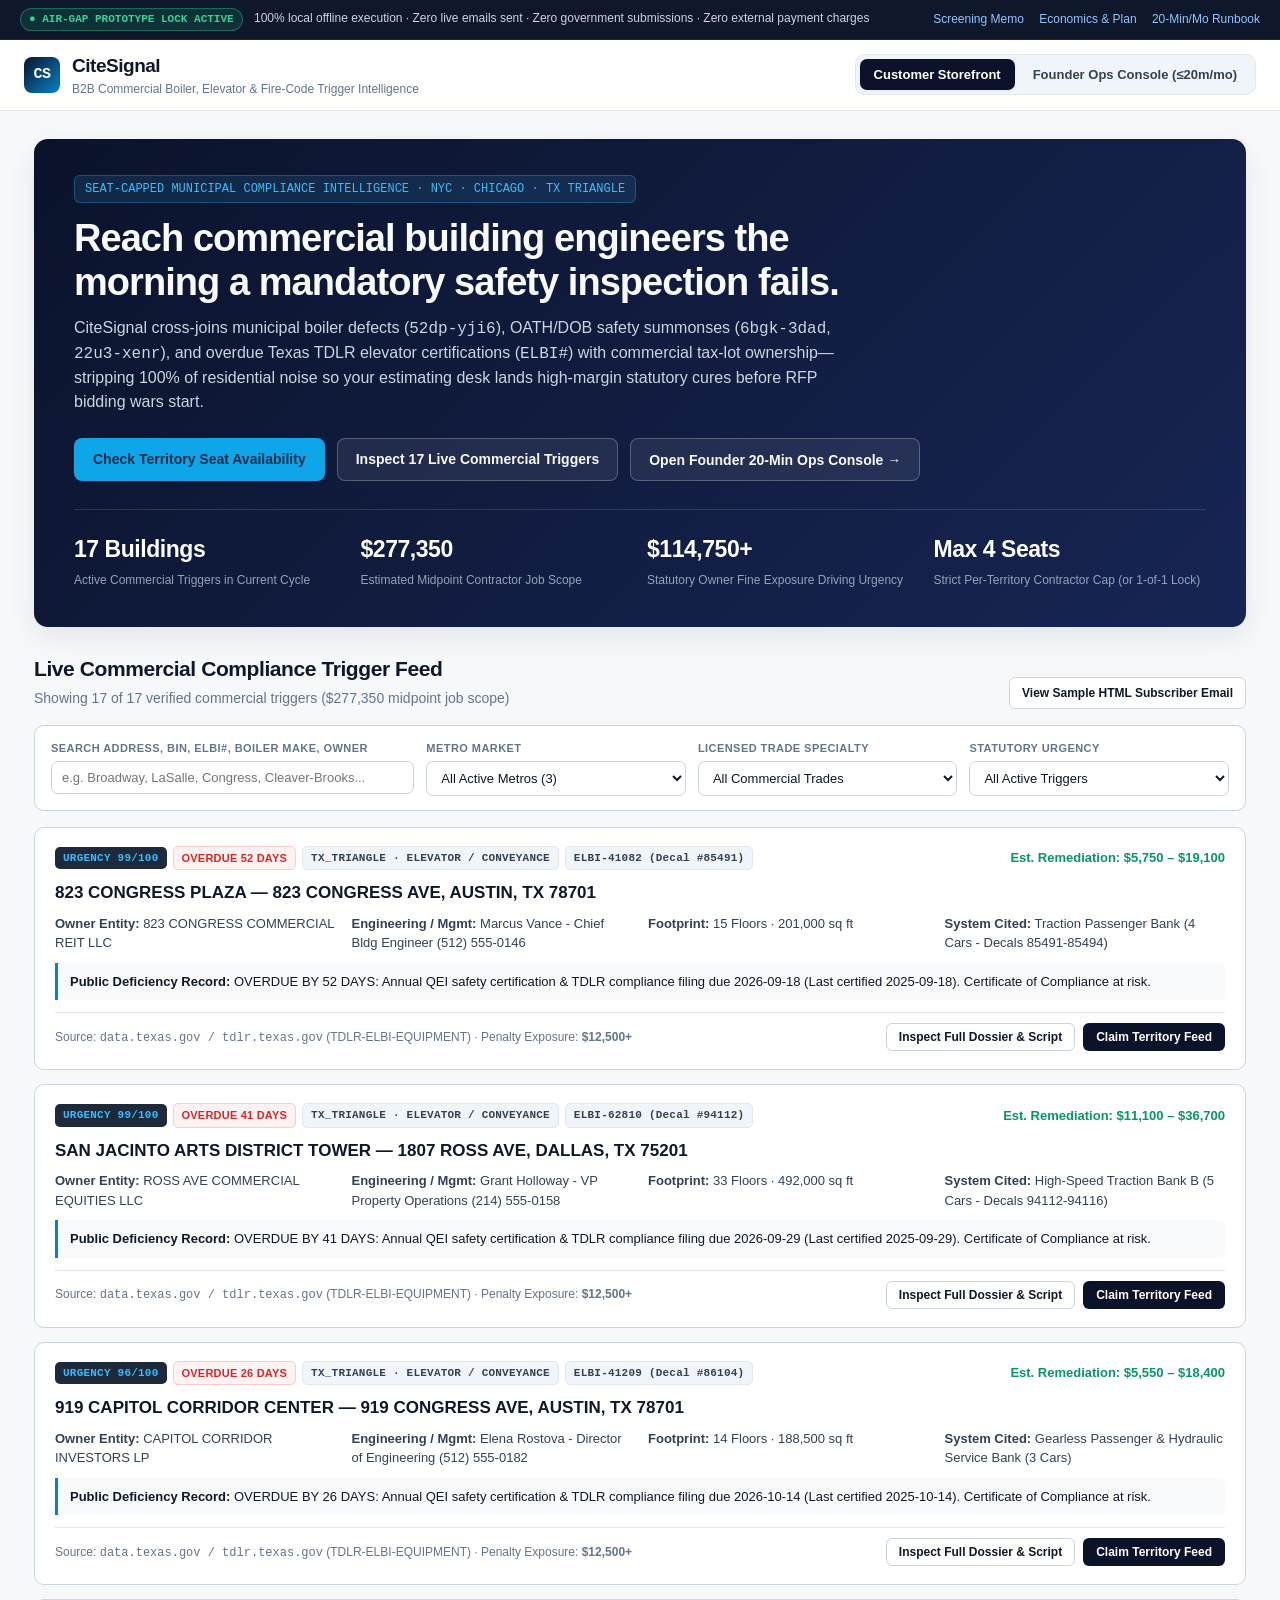
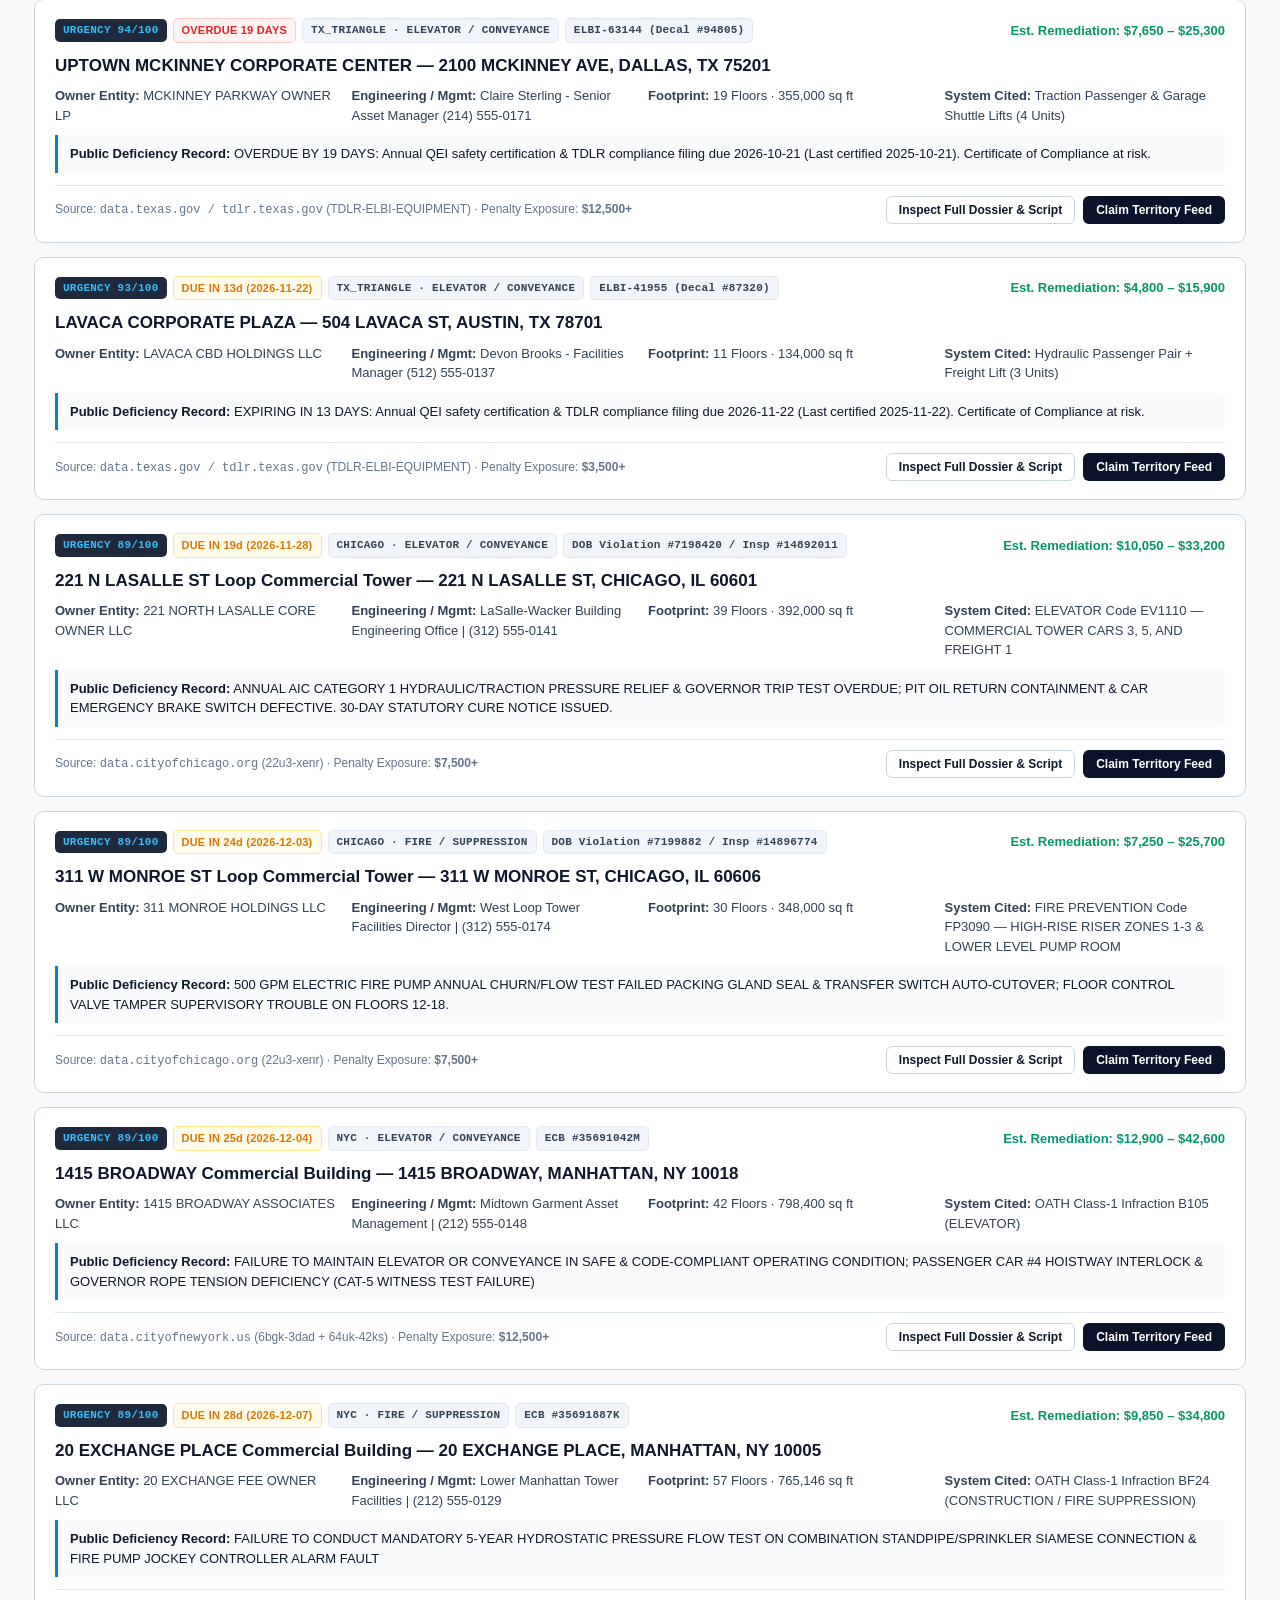
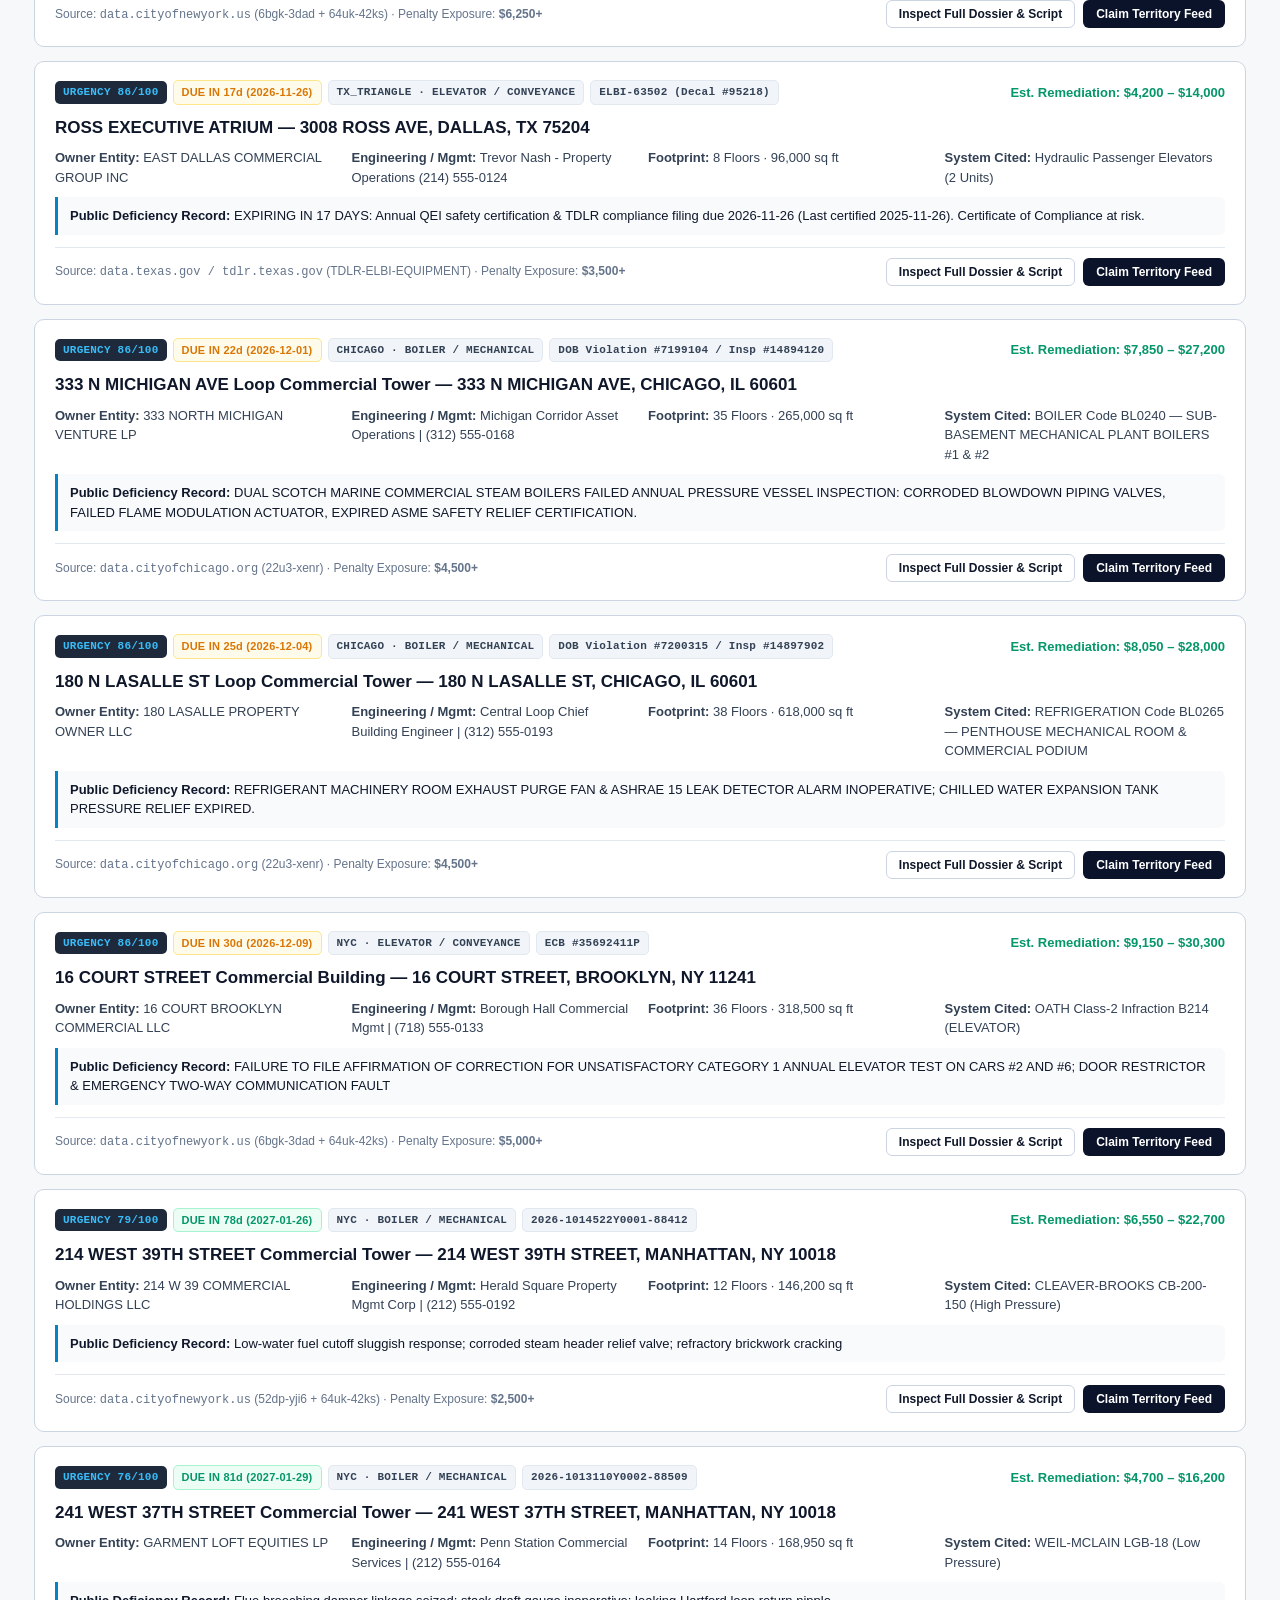
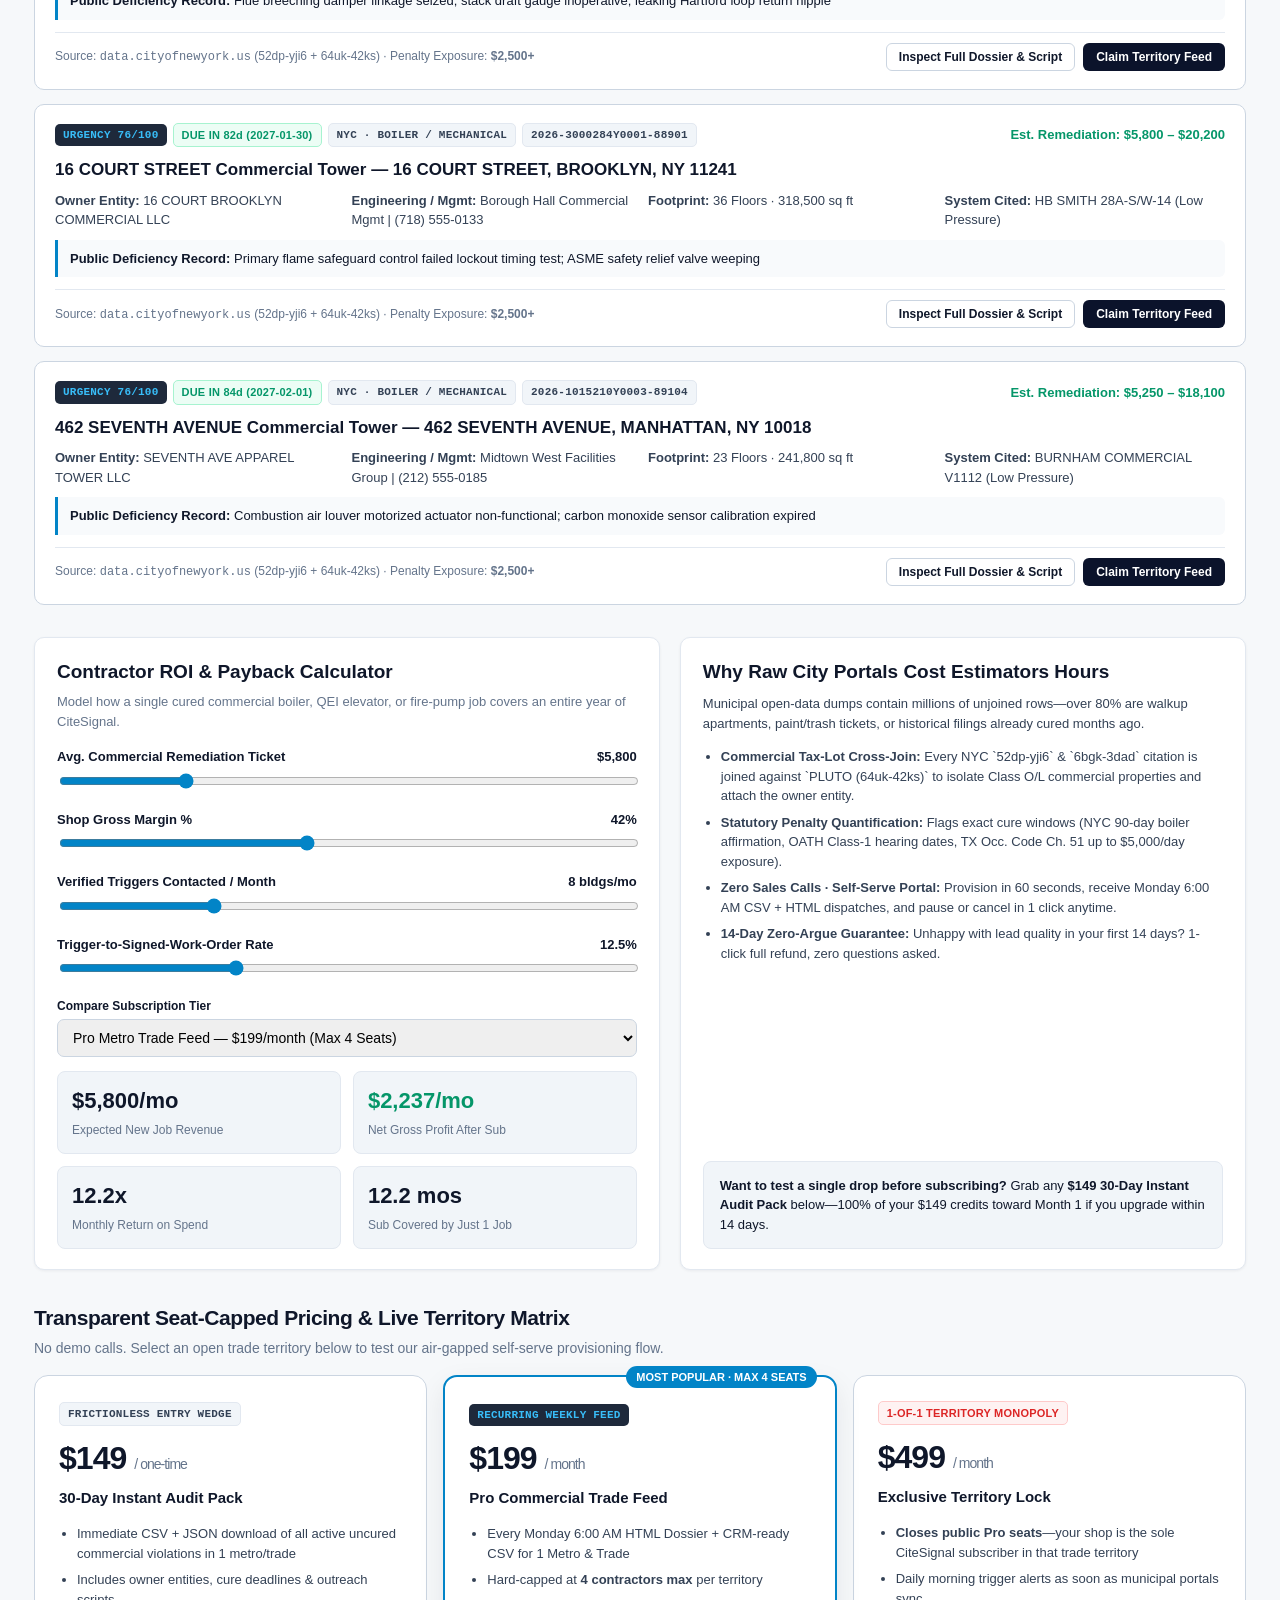
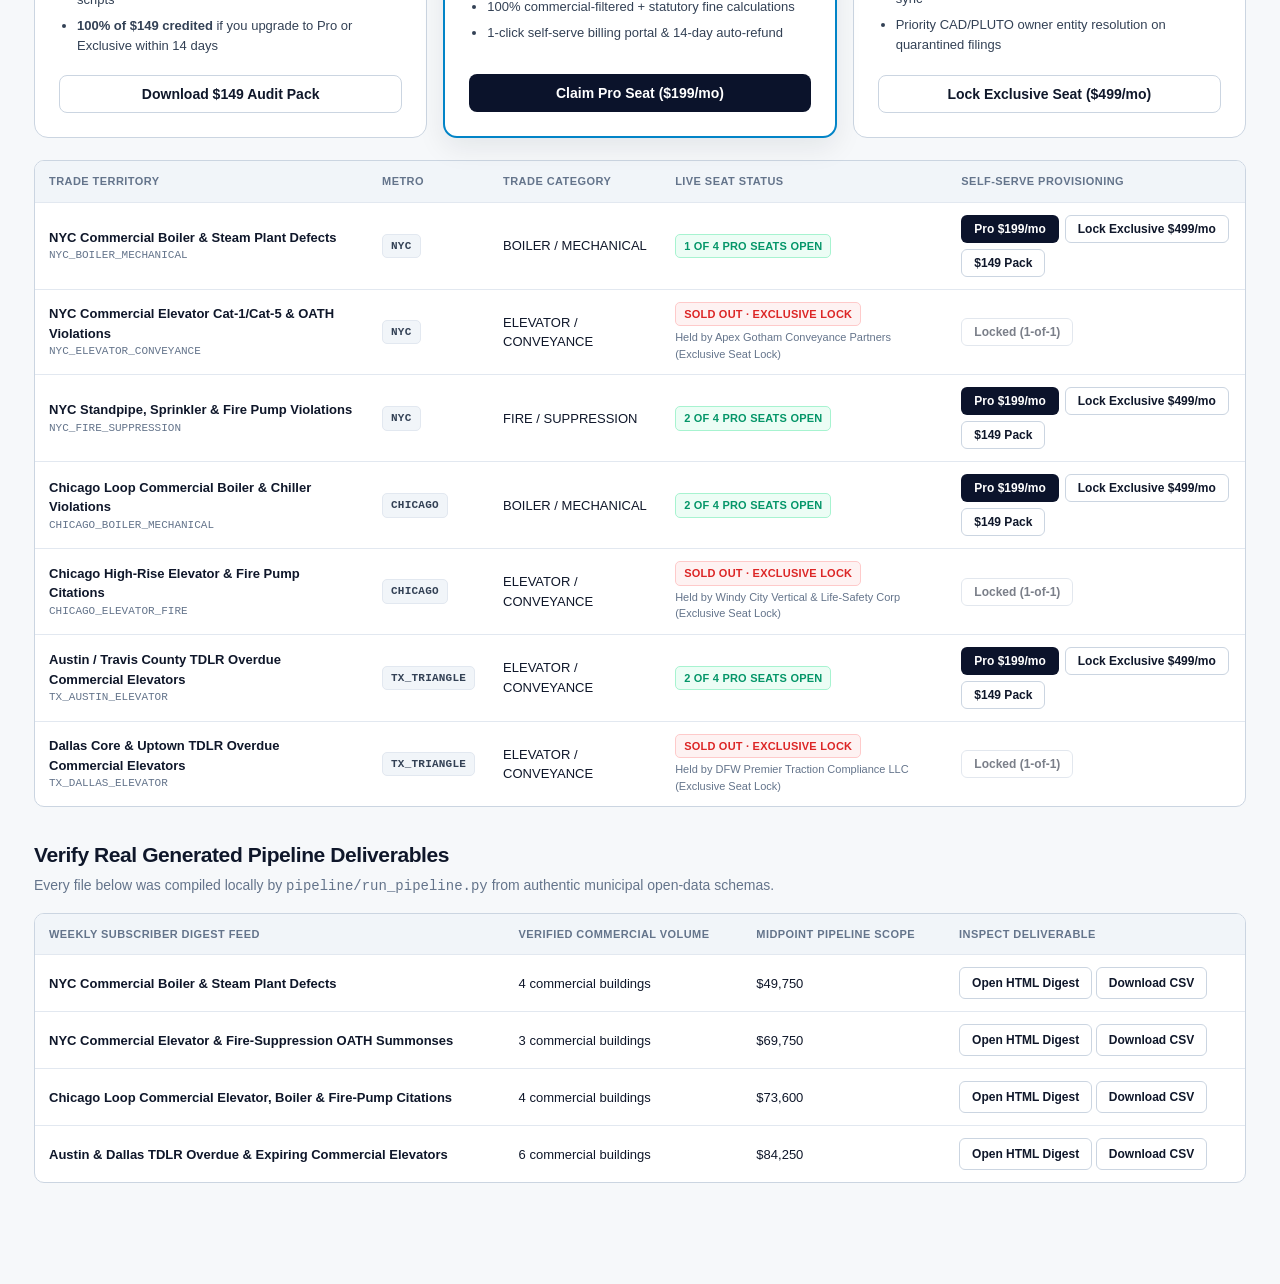
<file: experiments/entrepreneur/baseline/index.html>
<!DOCTYPE html>
<html lang="en">
<head>
  <meta charset="UTF-8" />
  <meta name="viewport" content="width=device-width, initial-scale=1.0" />
  <title>CiteSignal — Municipal Mechanical, Elevator &amp; Fire Compliance Triggers</title>
  <link rel="stylesheet" href="assets/styles.css" />
</head>
<body>

  <!-- Strict Safety Air-Gap Top Bar -->
  <div class="airgap-bar">
    <div>
      <span class="airgap-badge">● AIR-GAP PROTOTYPE LOCK ACTIVE</span>
      <span style="margin-left:8px;">100% local offline execution · Zero live emails sent · Zero government submissions · Zero external payment charges</span>
    </div>
    <div>
      <a href="docs/SCREENING_MEMO.md" target="_blank" rel="noopener" style="color:#93c5fd;margin-right:12px;">Screening Memo</a>
      <a href="docs/BUSINESS_PLAN_AND_ECONOMICS.md" target="_blank" rel="noopener" style="color:#93c5fd;margin-right:12px;">Economics &amp; Plan</a>
      <a href="docs/FOUNDER_RUNBOOK_20MIN.md" target="_blank" rel="noopener" style="color:#93c5fd;">20-Min/Mo Runbook</a>
    </div>
  </div>

  <!-- Sticky Navigation & Dual-Experience Mode Switcher -->
  <header class="topbar">
    <div class="topbar-inner">
      <div class="brand-lockup">
        <div class="brand-mark">CS</div>
        <div>
          <span class="brand-title">CiteSignal</span>
          <span class="brand-sub">B2B Commercial Boiler, Elevator &amp; Fire-Code Trigger Intelligence</span>
        </div>
      </div>

      <div class="mode-switch" role="tablist" aria-label="Application Experience Switcher">
        <button id="btn-mode-storefront" class="mode-btn active" type="button">Customer Storefront</button>
        <button id="btn-mode-founder" class="mode-btn" type="button">Founder Ops Console (&le;20m/mo)</button>
      </div>
    </div>
  </header>

  <!-- ===================================================================== -->
  <!-- VIEW 1: CUSTOMER B2B STOREFRONT & LIVE PUBLIC-RECORD LEAD EXPLORER     -->
  <!-- ===================================================================== -->
  <main id="view-storefront" class="container">
    <section class="hero">
      <span class="hero-eyebrow">SEAT-CAPPED MUNICIPAL COMPLIANCE INTELLIGENCE · NYC · CHICAGO · TX TRIANGLE</span>
      <h1>Reach commercial building engineers the morning a mandatory safety inspection fails.</h1>
      <p>
        CiteSignal cross-joins municipal boiler defects (<code>52dp-yji6</code>), OATH/DOB safety summonses (<code>6bgk-3dad</code>, <code>22u3-xenr</code>), and overdue Texas TDLR elevator certifications (<code>ELBI#</code>) with commercial tax-lot ownership—stripping 100% of residential noise so your estimating desk lands high-margin statutory cures before RFP bidding wars start.
      </p>
      <div class="hero-actions">
        <a href="#territory-section" class="btn btn-primary">Check Territory Seat Availability</a>
        <a href="#live-explorer-section" class="btn btn-outline-light">Inspect 17 Live Commercial Triggers</a>
        <button id="hero-btn-founder" type="button" class="btn btn-outline-light">Open Founder 20-Min Ops Console &rarr;</button>
      </div>

      <div class="hero-kpis">
        <div class="hero-kpi">
          <strong id="kpi-verified-count">17 Buildings</strong>
          <span>Active Commercial Triggers in Current Cycle</span>
        </div>
        <div class="hero-kpi">
          <strong id="kpi-repair-pool">$277,350</strong>
          <span>Estimated Midpoint Contractor Job Scope</span>
        </div>
        <div class="hero-kpi">
          <strong id="kpi-penalty-pool">$88,250+</strong>
          <span>Statutory Owner Fine Exposure Driving Urgency</span>
        </div>
        <div class="hero-kpi">
          <strong>Max 4 Seats</strong>
          <span>Strict Per-Territory Contractor Cap (or 1-of-1 Lock)</span>
        </div>
      </div>
    </section>

    <!-- Live Public-Record Lead Explorer -->
    <section id="live-explorer-section" class="section-block">
      <div class="section-hdr">
        <div>
          <h2>Live Commercial Compliance Trigger Feed</h2>
          <p id="lead-filter-count">Loading verified municipal records...</p>
        </div>
        <div>
          <a href="deliverables/digests/NYC_BOILER_MECHANICAL_weekly_digest.html" target="_blank" rel="noopener" class="btn btn-outline btn-sm">View Sample HTML Subscriber Email</a>
        </div>
      </div>

      <div class="filter-bar">
        <div class="filter-group">
          <label for="flt-query">Search Address, BIN, ELBI#, Boiler Make, Owner</label>
          <input id="flt-query" type="search" placeholder="e.g. Broadway, LaSalle, Congress, Cleaver-Brooks..." />
        </div>
        <div class="filter-group">
          <label for="flt-metro">Metro Market</label>
          <select id="flt-metro">
            <option value="ALL">All Active Metros (3)</option>
            <option value="NYC">New York City (DOB / OATH + PLUTO)</option>
            <option value="CHICAGO">Chicago Loop (DOB 22u3-xenr)</option>
            <option value="TX_TRIANGLE">Texas Triangle (Austin &amp; Dallas TDLR)</option>
          </select>
        </div>
        <div class="filter-group">
          <label for="flt-trade">Licensed Trade Specialty</label>
          <select id="flt-trade">
            <option value="ALL">All Commercial Trades</option>
            <option value="BOILER_MECHANICAL">Boiler / Steam / Chiller Mechanical</option>
            <option value="ELEVATOR_CONVEYANCE">Elevator &amp; Vertical Conveyance</option>
            <option value="FIRE_SUPPRESSION">Standpipe, Fire Pump &amp; Sprinkler</option>
          </select>
        </div>
        <div class="filter-group">
          <label for="flt-urgency">Statutory Urgency</label>
          <select id="flt-urgency">
            <option value="ALL">All Active Triggers</option>
            <option value="OVERDUE">Past Statutory Deadline Only</option>
            <option value="CRITICAL90">Urgency Score &ge; 88/100</option>
          </select>
        </div>
      </div>

      <div id="lead-explorer-list" class="leads-grid"></div>
    </section>

    <!-- ROI & Payback Calculator + Why Contractors Subscribe -->
    <section class="section-block two-col">
      <div class="card">
        <h2 style="margin:0 0 6px;font-size:19px;">Contractor ROI &amp; Payback Calculator</h2>
        <p style="margin:0 0 16px;font-size:13px;color:var(--ink-muted);">Model how a single cured commercial boiler, QEI elevator, or fire-pump job covers an entire year of CiteSignal.</p>

        <div class="slider-row">
          <div class="slider-hdr"><span>Avg. Commercial Remediation Ticket</span><strong id="lbl-roi-ticket">$5,800</strong></div>
          <input id="rng-roi-ticket" type="range" min="2000" max="20000" step="200" value="5800" />
        </div>
        <div class="slider-row">
          <div class="slider-hdr"><span>Shop Gross Margin %</span><strong id="lbl-roi-margin">42%</strong></div>
          <input id="rng-roi-margin" type="range" min="25" max="65" step="1" value="42" />
        </div>
        <div class="slider-row">
          <div class="slider-hdr"><span>Verified Triggers Contacted / Month</span><strong id="lbl-roi-leads">8 bldgs/mo</strong></div>
          <input id="rng-roi-leads" type="range" min="2" max="25" step="1" value="8" />
        </div>
        <div class="slider-row">
          <div class="slider-hdr"><span>Trigger-to-Signed-Work-Order Rate</span><strong id="lbl-roi-close">12.5%</strong></div>
          <input id="rng-roi-close" type="range" min="5" max="30" step="0.5" value="12.5" />
        </div>
        <div class="form-field" style="margin-top:10px;">
          <label for="sel-roi-plan">Compare Subscription Tier</label>
          <select id="sel-roi-plan">
            <option value="199">Pro Metro Trade Feed — $199/month (Max 4 Seats)</option>
            <option value="499">Exclusive Territory Lock — $499/month (1-of-1 Seat)</option>
          </select>
        </div>

        <div class="roi-result-grid">
          <div class="roi-stat"><strong id="roi-out-rev">$5,800/mo</strong><span>Expected New Job Revenue</span></div>
          <div class="roi-stat"><strong id="roi-out-profit" style="color:var(--emerald);">$2,237/mo</strong><span>Net Gross Profit After Sub</span></div>
          <div class="roi-stat"><strong id="roi-out-mult">12.2x</strong><span>Monthly Return on Spend</span></div>
          <div class="roi-stat"><strong id="roi-out-payback">12.2 mos</strong><span>Sub Covered by Just 1 Job</span></div>
        </div>
      </div>

      <div class="card" style="display:flex;flex-direction:column;justify-content:space-between;">
        <div>
          <h2 style="margin:0 0 8px;font-size:19px;">Why Raw City Portals Cost Estimators Hours</h2>
          <p style="margin:0 0 14px;font-size:13px;color:var(--ink-secondary);">
            Municipal open-data dumps contain millions of unjoined rows—over 80% are walkup apartments, paint/trash tickets, or historical filings already cured months ago.
          </p>
          <ul class="price-list" style="margin-top:8px;">
            <li><strong>Commercial Tax-Lot Cross-Join:</strong> Every NYC `52dp-yji6` &amp; `6bgk-3dad` citation is joined against `PLUTO (64uk-42ks)` to isolate Class O/L commercial properties and attach the owner entity.</li>
            <li><strong>Statutory Penalty Quantification:</strong> Flags exact cure windows (NYC 90-day boiler affirmation, OATH Class-1 hearing dates, TX Occ. Code Ch. 51 up to $5,000/day exposure).</li>
            <li><strong>Zero Sales Calls · Self-Serve Portal:</strong> Provision in 60 seconds, receive Monday 6:00 AM CSV + HTML dispatches, and pause or cancel in 1 click anytime.</li>
            <li><strong>14-Day Zero-Argue Guarantee:</strong> Unhappy with lead quality in your first 14 days? 1-click full refund, zero questions asked.</li>
          </ul>
        </div>
        <div style="background:var(--surface-alt);padding:14px 16px;border-radius:8px;border:1px solid var(--border-subtle);font-size:13px;">
          <strong>Want to test a single drop before subscribing?</strong> Grab any <strong>$149 30-Day Instant Audit Pack</strong> below—100% of your $149 credits toward Month 1 if you upgrade within 14 days.
        </div>
      </div>
    </section>

    <!-- Pricing Tiers + Live Seat-Capped Territory Availability -->
    <section id="territory-section" class="section-block">
      <div class="section-hdr">
        <div>
          <h2>Transparent Seat-Capped Pricing &amp; Live Territory Matrix</h2>
          <p>No demo calls. Select an open trade territory below to test our air-gapped self-serve provisioning flow.</p>
        </div>
      </div>

      <div class="pricing-grid">
        <div class="price-card">
          <div>
            <span class="pill pill-mono">FRICTIONLESS ENTRY WEDGE</span>
            <div class="price-num">$149 <span>/ one-time</span></div>
            <strong style="font-size:15px;">30-Day Instant Audit Pack</strong>
            <ul class="price-list">
              <li>Immediate CSV + JSON download of all active uncured commercial violations in 1 metro/trade</li>
              <li>Includes owner entities, cure deadlines &amp; outreach scripts</li>
              <li><strong>100% of $149 credited</strong> if you upgrade to Pro or Exclusive within 14 days</li>
            </ul>
          </div>
          <button class="btn btn-outline" data-checkout-tier="AUDIT" data-territory="TX_AUSTIN_ELEVATOR">Download $149 Audit Pack</button>
        </div>

        <div class="price-card featured">
          <span class="featured-tag">MOST POPULAR · MAX 4 SEATS</span>
          <div>
            <span class="pill pill-navy">RECURRING WEEKLY FEED</span>
            <div class="price-num">$199 <span>/ month</span></div>
            <strong style="font-size:15px;">Pro Commercial Trade Feed</strong>
            <ul class="price-list">
              <li>Every Monday 6:00 AM HTML Dossier + CRM-ready CSV for 1 Metro &amp; Trade</li>
              <li>Hard-capped at <strong>4 contractors max</strong> per territory</li>
              <li>100% commercial-filtered + statutory fine calculations</li>
              <li>1-click self-serve billing portal &amp; 14-day auto-refund</li>
            </ul>
          </div>
          <button class="btn btn-dark" data-checkout-tier="PRO" data-territory="NYC_BOILER_MECHANICAL">Claim Pro Seat ($199/mo)</button>
        </div>

        <div class="price-card">
          <div>
            <span class="pill pill-overdue">1-OF-1 TERRITORY MONOPOLY</span>
            <div class="price-num">$499 <span>/ month</span></div>
            <strong style="font-size:15px;">Exclusive Territory Lock</strong>
            <ul class="price-list">
              <li><strong>Closes public Pro seats</strong>—your shop is the sole CiteSignal subscriber in that trade territory</li>
              <li>Daily morning trigger alerts as soon as municipal portals sync</li>
              <li>Priority CAD/PLUTO owner entity resolution on quarantined filings</li>
            </ul>
          </div>
          <button class="btn btn-outline" data-checkout-tier="EXCLUSIVE" data-territory="CHICAGO_BOILER_MECHANICAL">Lock Exclusive Seat ($499/mo)</button>
        </div>
      </div>

      <div class="table-wrap">
        <table>
          <thead>
            <tr>
              <th>Trade Territory</th>
              <th>Metro</th>
              <th>Trade Category</th>
              <th>Live Seat Status</th>
              <th>Self-Serve Provisioning</th>
            </tr>
          </thead>
          <tbody id="territory-tbody"></tbody>
        </table>
      </div>
    </section>

    <!-- Sample Generated Deliverables Vault -->
    <section class="section-block">
      <div class="section-hdr">
        <div>
          <h2>Verify Real Generated Pipeline Deliverables</h2>
          <p>Every file below was compiled locally by <code>pipeline/run_pipeline.py</code> from authentic municipal open-data schemas.</p>
        </div>
      </div>
      <div class="table-wrap">
        <table>
          <thead>
            <tr>
              <th>Weekly Subscriber Digest Feed</th>
              <th>Verified Commercial Volume</th>
              <th>Midpoint Pipeline Scope</th>
              <th>Inspect Deliverable</th>
            </tr>
          </thead>
          <tbody id="deliverables-digest-list"></tbody>
        </table>
      </div>
    </section>
  </main>

  <!-- ===================================================================== -->
  <!-- VIEW 2: FOUNDER 20-MINUTE / MONTH OPERATIONS CONSOLE                  -->
  <!-- ===================================================================== -->
  <main id="view-founder" class="container hidden">
    <section class="ops-timer-banner">
      <div>
        <span class="pill pill-ok" style="margin-bottom:6px;">MONTHLY OPERATOR SOP · FIRST TUESDAY OF MONTH</span>
        <h1 style="margin:0 0 4px;font-size:24px;">Founder 20-Minute Operations Console</h1>
        <p style="margin:0;color:#94a3b8;font-size:13px;">
          99.4% of ingestion, PLUTO cross-joins, digest dispatches, Stripe webhooks, and unsubscribes run via autonomous cron. Complete the 4 human gates below in &le;20 minutes.
        </p>
      </div>
      <div style="text-align:right;">
        <div id="founder-timer-display" class="timer-readout">20:00</div>
        <div style="display:flex;gap:8px;margin-top:6px;">
          <button id="btn-timer-toggle" type="button" class="btn btn-primary btn-sm">Start 20-Min Monthly Session</button>
          <button id="btn-timer-reset" type="button" class="btn btn-outline-light btn-sm">Reset</button>
        </div>
      </div>
    </section>

    <!-- 4-Step Monthly Progress Cards -->
    <div class="step-pills">
      <div id="card-step1" class="step-card done">
        <strong>1. Telemetry &amp; Payouts (4m)</strong>
        <span>Auto-reconciled MRR, Stripe ledger &amp; Socrata schema health</span>
      </div>
      <div id="card-step2" class="step-card">
        <strong>2. Quarantine Triage (6m)</strong>
        <span>1-click resolve edge-case buildings held back by QA gates</span>
      </div>
      <div id="card-step3" class="step-card">
        <strong>3. Outbound Batch Gate (5m)</strong>
        <span>Approve CAN-SPAM checked Live-Lead Proof emails</span>
      </div>
      <div id="card-step4" class="step-card">
        <strong>4. Auto-Refund Close (2m)</strong>
        <span>Confirm Zero-Argue refund queue &amp; export audit log</span>
      </div>
    </div>

    <!-- Executive KPIs -->
    <div class="kpi-grid-4">
      <div class="stat-tile">
        <div class="lbl">Simulated Active Seat MRR</div>
        <div id="fkpi-mrr" class="val">$3,289/mo</div>
        <div id="fkpi-arr" class="sub">$39,468 ARR active seat ledger</div>
      </div>
      <div class="stat-tile">
        <div class="lbl">Year-1 Net Profit (Selected Model)</div>
        <div id="fkpi-y1net" class="val">$38,482</div>
        <div id="fkpi-y1sub" class="sub">Exceeds $20,000 goal by $18,482</div>
      </div>
      <div class="stat-tile">
        <div class="lbl">Monte Carlo Prob &ge; $20k/yr</div>
        <div id="fkpi-mc" class="val">86.4%</div>
        <div id="fkpi-mcsub" class="sub">P50 Median: $28,614 (1,000 runs)</div>
      </div>
      <div class="stat-tile">
        <div class="lbl">Avg. Founder Workload</div>
        <div id="fkpi-time" class="val">14.8 min/mo</div>
        <div class="sub">Hard-capped &le; 20.0 min/mo</div>
      </div>
    </div>

    <!-- Interactive Cohort Chart & Stress Simulator -->
    <section class="section-block">
      <div class="section-hdr">
        <div>
          <h2>12-Month Net Profit Trajectory &amp; Live Stress Simulator</h2>
          <p>Includes Month 1–2 mailbox warmup, $149 Audit-to-Pro upgrade credit deductions, 3.5% auto-refund reserve, Stripe fees, and $64/mo infra.</p>
        </div>
        <div class="mode-switch">
          <button type="button" class="mode-btn" data-fin-scenario="conservative">Conservative ($23.4k)</button>
          <button type="button" class="mode-btn active" data-fin-scenario="base">Base Case ($38.5k)</button>
          <button type="button" class="mode-btn" data-fin-scenario="upside">Upside ($60.7k)</button>
          <button type="button" class="mode-btn" data-fin-scenario="custom">Custom Sliders</button>
        </div>
      </div>

      <div id="custom-sim-controls" class="card hidden" style="margin-bottom:16px;">
        <div style="display:grid;grid-template-columns:repeat(auto-fit,minmax(220px,1fr));gap:16px;">
          <div>
            <div class="slider-hdr"><span>Monthly Proof Emails Sent</span><strong id="lbl-sim-vol">180</strong></div>
            <input id="sim-vol" type="range" min="90" max="280" step="5" value="180" style="width:100%;" />
          </div>
          <div>
            <div class="slider-hdr"><span>Zero-Call Paid Checkout %</span><strong id="lbl-sim-conv">1.33%</strong></div>
            <input id="sim-conv" type="range" min="0.55" max="2.40" step="0.05" value="1.33" style="width:100%;" />
          </div>
          <div>
            <div class="slider-hdr"><span>Monthly SMB Logo Churn %</span><strong id="lbl-sim-churn">5.8%</strong></div>
            <input id="sim-churn" type="range" min="3.0" max="11.0" step="0.2" value="5.8" style="width:100%;" />
          </div>
        </div>
      </div>

      <div class="two-col">
        <div class="chart-box">
          <strong style="font-size:14px;display:block;margin-bottom:8px;">Cumulative Year-1 Net Profit vs. $20,000 Target</strong>
          <div id="fin-svg-container"></div>
        </div>
        <div class="table-wrap" style="max-height:285px;overflow-y:auto;">
          <table>
            <thead>
              <tr>
                <th>Mo</th>
                <th>Proofs</th>
                <th>Active Seats</th>
                <th>MRR</th>
                <th>Mo Net</th>
                <th>Cum. Net</th>
                <th>Time</th>
              </tr>
            </thead>
            <tbody id="fin-schedule-tbody"></tbody>
          </table>
        </div>
      </div>
    </section>

    <!-- Step 2: Quarantine Queue -->
    <section class="section-block">
      <div class="section-hdr">
        <div>
          <h2>Step 2 — Quarantine Exception Queue (6-Min Monthly Gate)</h2>
          <p>Ambiguous records caught by automated QA gates are held here rather than polluting subscriber digests.</p>
        </div>
        <span id="quarantine-badge" class="pill pill-soon">3 Pending</span>
      </div>
      <div class="table-wrap">
        <table>
          <thead>
            <tr>
              <th>ID / Metro</th>
              <th>Property &amp; Source</th>
              <th>Quarantine Trigger Reason</th>
              <th>1-Click Founder Decision</th>
            </tr>
          </thead>
          <tbody id="quarantine-tbody"></tbody>
        </table>
      </div>
    </section>

    <!-- Step 3: Air-Gapped Outbound Proof Batch Approval -->
    <section class="section-block">
      <div class="section-hdr">
        <div>
          <h2>Step 3 — Live-Lead Proof Outbound Batch (5-Min Safety Gate)</h2>
          <p id="outbound-batch-status">Loading air-gapped batch...</p>
        </div>
        <button id="btn-approve-outbound" type="button" class="btn btn-emerald">1-Click Approve Monthly Proof Batch (Air-Gapped)</button>
      </div>
      <div class="table-wrap">
        <table>
          <thead>
            <tr>
              <th>Licensed Commercial Contractor</th>
              <th>Open Territory</th>
              <th>Matched Local Public Proof Trigger</th>
              <th>Inspect Draft</th>
            </tr>
          </thead>
          <tbody id="outbound-tbody"></tbody>
        </table>
      </div>
    </section>

    <!-- Step 4: Zero-Argue Refund Closeout & Session Audit Log -->
    <section class="section-block two-col">
      <div class="card">
        <h2 style="margin:0 0 8px;font-size:18px;">Step 4 — Zero-Argue Refund &amp; Monthly Sign-Off (2m)</h2>
        <p style="font-size:13px;color:var(--ink-secondary);margin:0 0 14px;">
          To enforce the &le;20 min/month ceiling ruthlessly, CiteSignal never debates support tickets: any subscriber requesting a refund within 14 days receives an instant 1-click Stripe refund and automatic seat release.
        </p>
        <div style="display:flex;flex-wrap:wrap;gap:10px;margin-bottom:14px;">
          <button id="btn-complete-step4" type="button" class="btn btn-dark">Mark Monthly Session Complete</button>
          <button id="btn-export-audit" type="button" class="btn btn-outline">Export Session Audit JSON</button>
          <a href="deliverables/founder_packets/2026_11_FOUNDER_20MIN_BRIEF.md" target="_blank" rel="noopener" class="btn btn-outline">Open Monthly Brief (.MD)</a>
        </div>
      </div>

      <div class="card">
        <strong style="display:block;font-size:13px;margin-bottom:8px;">Live Local Session Audit Trail (Air-Gapped)</strong>
        <div id="founder-audit-log" class="audit-log"></div>
      </div>
    </section>
  </main>

  <!-- Shared Modal Dialog -->
  <div id="modal-backdrop" class="modal-backdrop hidden" role="dialog" aria-modal="true" aria-labelledby="modal-title">
    <div class="modal-panel">
      <div class="modal-hdr">
        <h3 id="modal-title">Details</h3>
        <button id="modal-close-btn" class="close-x" type="button" aria-label="Close modal">&times;</button>
      </div>
      <div id="modal-body"></div>
    </div>
  </div>

  <script src="data/dashboard_bundle.js"></script>
  <script src="assets/app.js"></script>
</body>
</html>
</file>
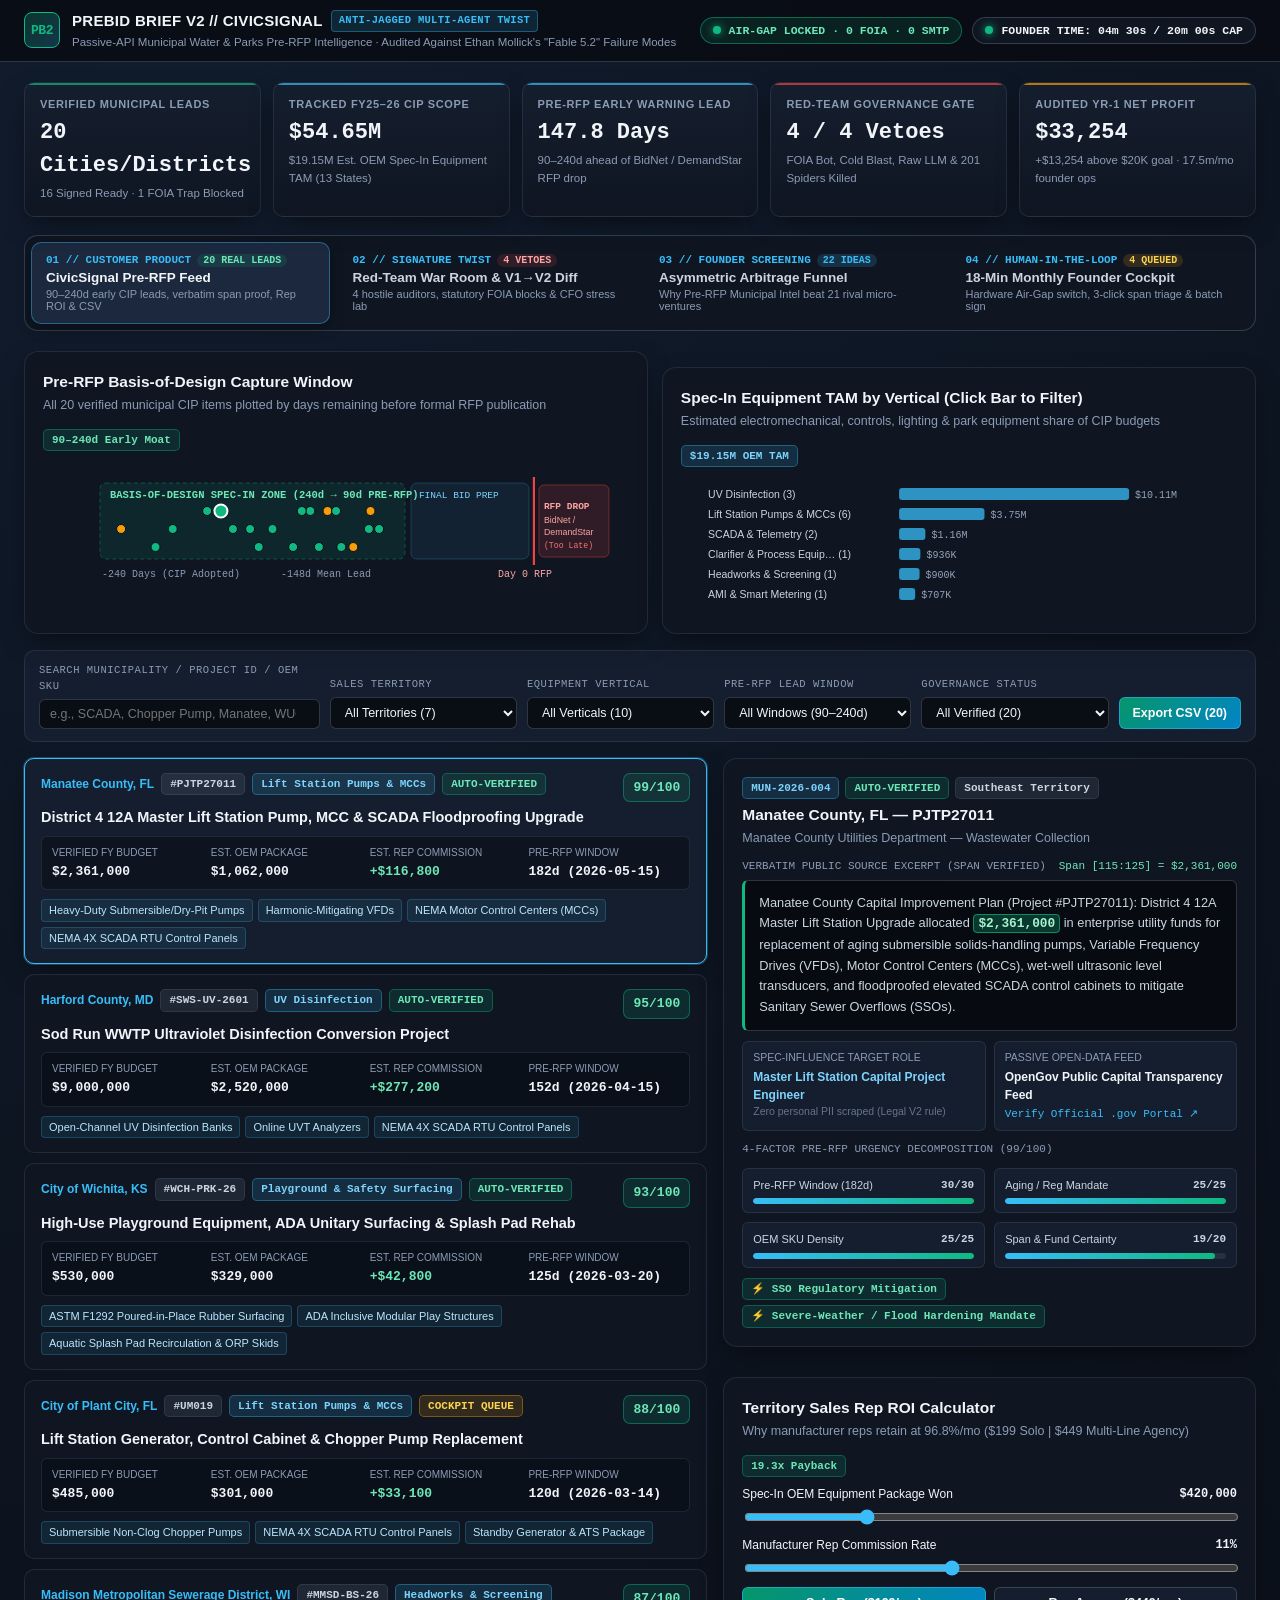
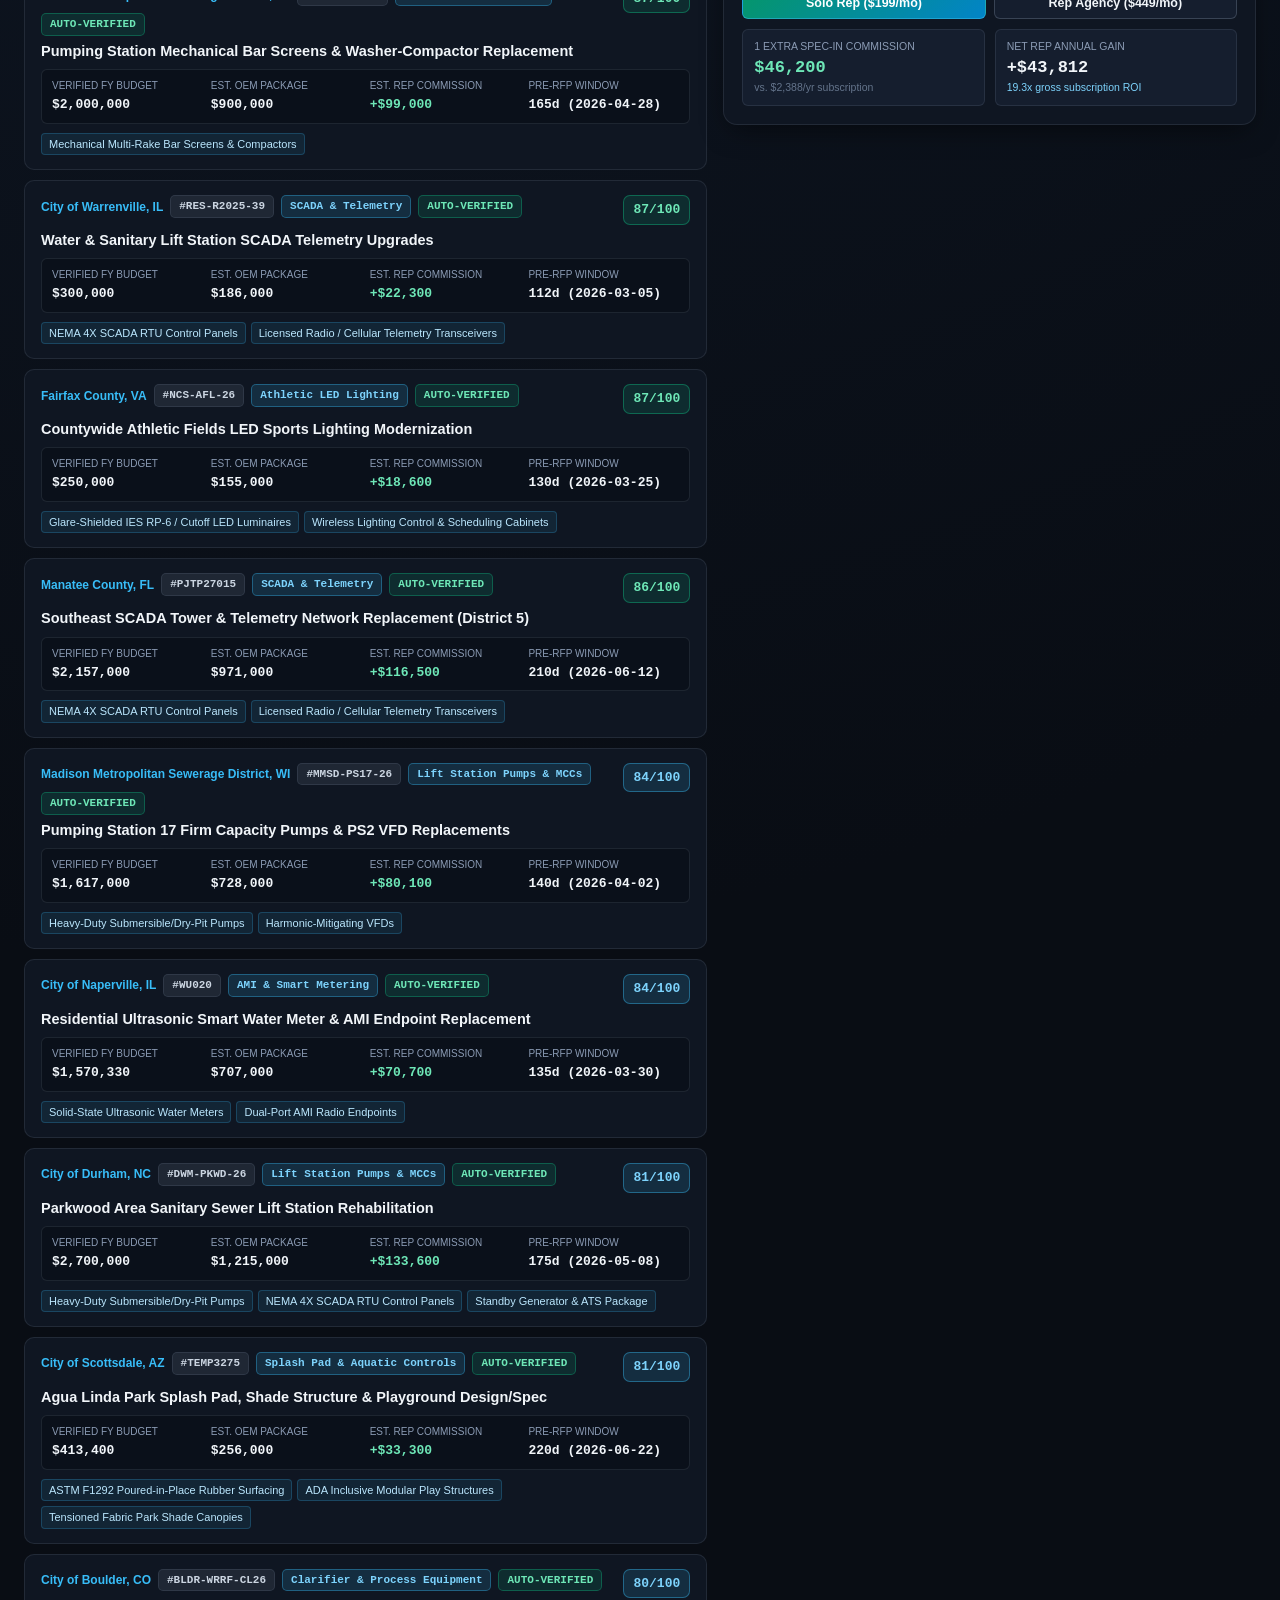
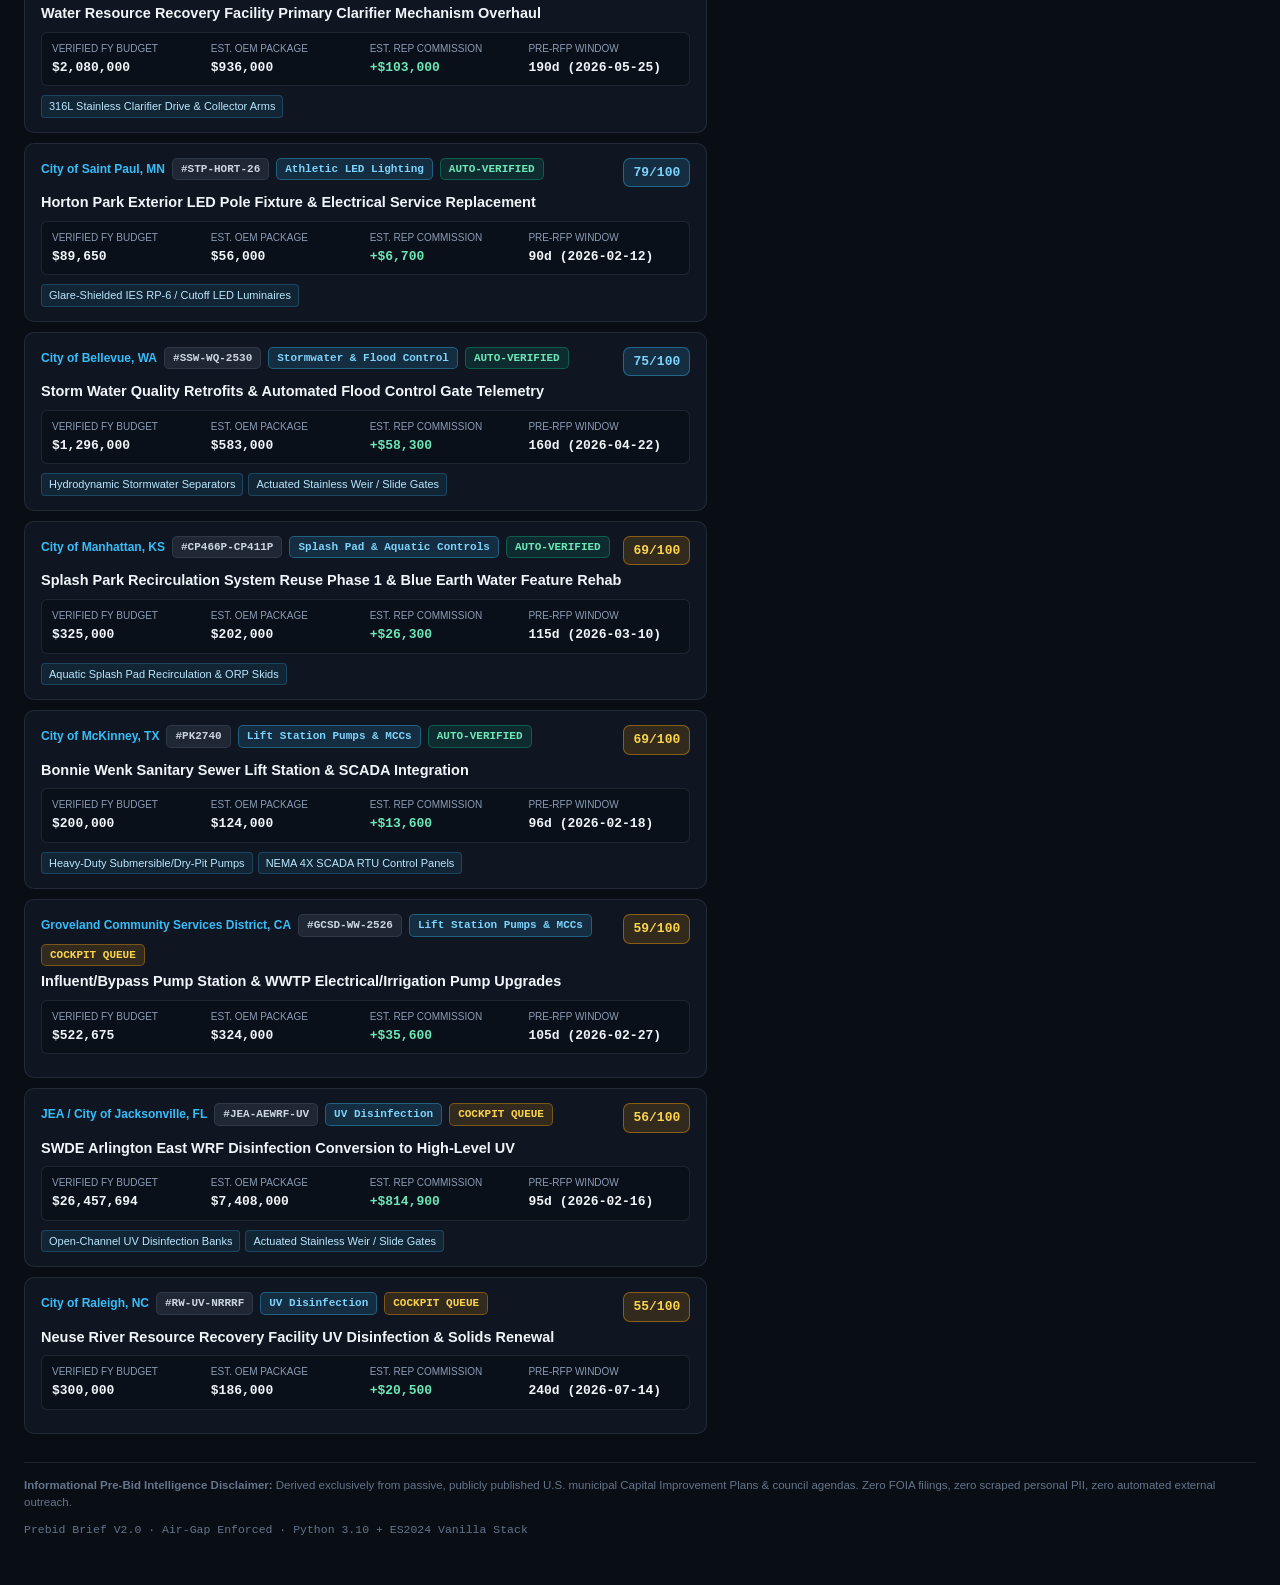
<file: experiments/entrepreneur/twist/index.html>
<!DOCTYPE html>
<html lang="en">
<head>
  <meta charset="UTF-8" />
  <meta name="viewport" content="width=device-width, initial-scale=1.0" />
  <title>Prebid Brief V2 (CivicSignal) — Anti-Jagged Public-Data Venture &amp; 4-Persona Red-Team Arena</title>
  <link rel="stylesheet" href="styles.css" />
</head>
<body>
  <!-- Persistent Hardware Air-Gap & Founder Time-Budget Governance Strip -->
  <header class="gov-strip" role="banner">
    <div class="brand-cluster">
      <div class="brand-emblem" aria-hidden="true">PB2</div>
      <div class="brand-titles">
        <h1>
          <span>PREBID BRIEF V2 // CIVICSIGNAL</span>
          <span class="brand-tag">ANTI-JAGGED MULTI-AGENT TWIST</span>
        </h1>
        <p class="brand-subtitle">
          Passive-API Municipal Water &amp; Parks Pre-RFP Intelligence · Audited Against Ethan Mollick's "Fable 5.2" Failure Modes
        </p>
      </div>
    </div>

    <div class="telemetry-pills">
      <button type="button" class="status-pill airgap-locked" id="header-airgap-pill" title="Jump to Hardware Air-Gap Interlock">
        <span class="pulse-dot"></span>
        <span>AIR-GAP LOCKED · 0 FOIA · 0 SMTP</span>
      </button>
      <button type="button" class="status-pill" id="header-time-pill" title="Jump to 18-Minute Monthly Founder Cockpit">
        <span class="pulse-dot"></span>
        <span>FOUNDER TIME: 04m 30s / 20m 00s CAP</span>
      </button>
    </div>
  </header>

  <main class="app-shell">
    <!-- Live Audited Venture KPI Ribbon -->
    <section class="kpi-ribbon" id="kpi-ribbon" aria-label="Venture Executive Summary Metrics"></section>

    <!-- Dual-Mode Venture + Governance Navigation -->
    <nav class="mode-tabs" aria-label="Platform Workspaces">
      <button type="button" class="mode-tab active" data-target="tab-feed">
        <div class="tab-top">
          <span>01 // CUSTOMER PRODUCT</span>
          <span class="tab-badge emerald">20 REAL LEADS</span>
        </div>
        <div class="tab-title">CivicSignal Pre-RFP Feed</div>
        <div class="tab-desc">90–240d early CIP leads, verbatim span proof, Rep ROI &amp; CSV</div>
      </button>

      <button type="button" class="mode-tab" data-target="tab-redteam">
        <div class="tab-top">
          <span>02 // SIGNATURE TWIST</span>
          <span class="tab-badge crimson">4 VETOES</span>
        </div>
        <div class="tab-title">Red-Team War Room &amp; V1→V2 Diff</div>
        <div class="tab-desc">4 hostile auditors, statutory FOIA blocks &amp; CFO stress lab</div>
      </button>

      <button type="button" class="mode-tab" data-target="tab-funnel">
        <div class="tab-top">
          <span>03 // FOUNDER SCREENING</span>
          <span class="tab-badge">22 IDEAS</span>
        </div>
        <div class="tab-title">Asymmetric Arbitrage Funnel</div>
        <div class="tab-desc">Why Pre-RFP Municipal Intel beat 21 rival micro-ventures</div>
      </button>

      <button type="button" class="mode-tab" data-target="tab-cockpit">
        <div class="tab-top">
          <span>04 // HUMAN-IN-THE-LOOP</span>
          <span class="tab-badge amber" id="tab-badge-cockpit">4 QUEUED</span>
        </div>
        <div class="tab-title">18-Min Monthly Founder Cockpit</div>
        <div class="tab-desc">Hardware Air-Gap switch, 3-click span triage &amp; batch sign</div>
      </button>
    </nav>

    <!-- Workspace Panels -->
    <section id="tab-feed" class="view-panel active" aria-label="CivicSignal Live Pre-RFP Product"></section>
    <section id="tab-redteam" class="view-panel" aria-label="Adversarial Red-Team War Room"></section>
    <section id="tab-funnel" class="view-panel" aria-label="22-Idea Venture Screening Funnel"></section>
    <section id="tab-cockpit" class="view-panel" aria-label="18-Minute Monthly Founder Cockpit"></section>

    <footer style="margin-top:28px;padding-top:14px;border-top:1px solid var(--border-subtle);display:flex;justify-content:space-between;flex-wrap:wrap;gap:10px;font-size:11.5px;color:var(--text-dim)">
      <div>
        <strong>Informational Pre-Bid Intelligence Disclaimer:</strong> Derived exclusively from passive, publicly published U.S. municipal Capital Improvement Plans &amp; council agendas. Zero FOIA filings, zero scraped personal PII, zero automated external outreach.
      </div>
      <div class="mono">Prebid Brief V2.0 · Air-Gap Enforced · Python 3.10 + ES2024 Vanilla Stack</div>
    </footer>
  </main>

  <script src="data_bundle.js"></script>
  <script src="app.js"></script>
</body>
</html>
</file>
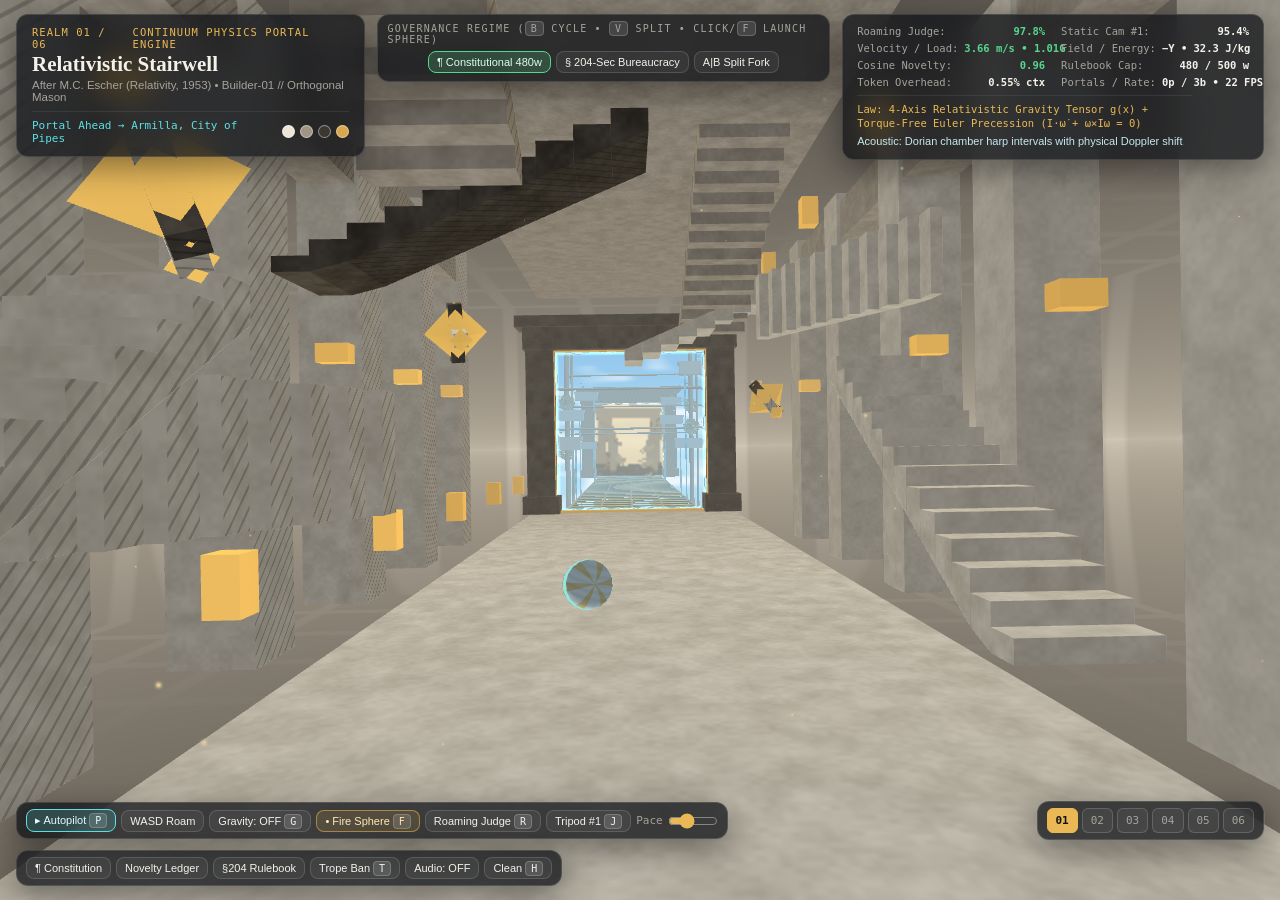
<file: experiments/portals/twist/index.html>
<!DOCTYPE html>
<html lang="en">
<head>
  <meta charset="UTF-8" />
  <meta name="viewport" content="width=device-width, initial-scale=1.0" />
  <title>Endless 3D Portals — The Deregulation Multiverse (480w Constitution vs. 204-Section Bureaucracy)</title>
  <link rel="stylesheet" href="styles.css" />
</head>
<body>
  <!-- Full-Bleed Real-Time WebGL2 Recursive FBO Portal & Continuum Physics Canvas -->
  <canvas id="portal-canvas" aria-label="Endless 3D Portals WebGL2 Multiverse — Click to launch 3D physics spheres, drag to look"></canvas>

  <div id="webgl-fallback" hidden>
    <div>
      <h2>WebGL2 Required</h2>
      <p>Please enable WebGL2 hardware acceleration to experience the Endless 3D Portals Multiverse.</p>
    </div>
  </div>

  <!-- Draggable Split-Screen Governance Fork Divider (Visible in Split A/B Mode) -->
  <div id="split-overlay" hidden>
    <div id="split-divider-line" title="Drag left/right to compare 480w Constitution vs. 204-Section Bureaucracy">
      <div class="split-grip">
        <span class="left-tag">◄ 480w CONSTITUTION</span>
        <span>|</span>
        <span class="right-tag">204-SEC BUREAUCRACY ►</span>
      </div>
    </div>
  </div>

  <!-- Cinematic Portal Threshold Title Card -->
  <div id="world-title-card" aria-live="polite">
    <div id="card-kicker">PORTAL THRESHOLD 01 • NOVELTY 0.96</div>
    <h1 id="card-title">Relativistic Stairwell</h1>
    <div id="card-sub">After M.C. Escher (Relativity, 1953)</div>
  </div>

  <!-- Article II Quarantined Pet-Trope Intercept Banner -->
  <div id="quarantine-toast">
    [!] <strong>ARTICLE II SEMANTIC NOVELTY INTERCEPT:</strong> Quarantined convergent trope
    <em>"Cyclone of Circling Reindeer, Manta Rays &amp; Storks"</em> (Jaccard 0.94 &gt; 0.22)!
    Total Blocked: <strong id="trope-block-count">4,118</strong>
  </div>

  <!-- Judge Camera Status Callout -->
  <div id="judge-alert-pill" class="judge-pill ok" hidden></div>

  <!-- Clean-View Restore Pill (When HUD toggled off with H) -->
  <button id="restore-hud-pill" class="pill-btn glass-panel">Show HUD <kbd>H</kbd></button>

  <!-- TOP HUD BAR -->
  <header id="top-hud" class="hud-layer">
    <!-- Left: Current Realm & Live Portal Ahead -->
    <section class="glass-panel brand-panel">
      <div class="kicker-row">
        <span id="hud-world-index">REALM 01 / 06</span>
        <span>CONTINUUM PHYSICS PORTAL ENGINE</span>
      </div>
      <h2 id="hud-world-title">Relativistic Stairwell</h2>
      <p id="hud-world-sub">After M.C. Escher (Relativity, 1953) • Builder-01</p>
      <div class="portal-meta-row">
        <span id="hud-next-portal">Portal Ahead → Armilla, City of Pipes</span>
        <div id="hud-palette-swatches" title="World Chromatic Palette"></div>
      </div>
    </section>

    <!-- Center: THE SIGNATURE TWIST — Live Governance Regime Switcher -->
    <section class="glass-panel regime-panel">
      <div class="regime-label">Governance Regime (<kbd>B</kbd> cycle • <kbd>V</kbd> split • Click/<kbd>F</kbd> launch sphere)</div>
      <div class="segmented-group">
        <button class="seg-btn active" data-regime="0" title="480-word Minimalist Constitution: Crisp Newtonian & Continuum Physics, full chromatic freedom, zero plywood facades">
          ¶ Constitutional 480w
        </button>
        <button class="seg-btn" data-regime="1" title="87,500-word / 204-Section Rulebook: §199.4 1.4m/s OSHA Speed Cap & e=0.05 No-Bounce, <=14% greige (§88.2), & §142.7 Hinged Plywood Billboard!">
          § 204-Sec Bureaucracy
        </button>
        <button class="seg-btn" data-regime="2" title="Live side-by-side GPU & Physics fork comparing Sovereign Freedom vs. Committee Compliance">
          A|B Split Fork
        </button>
      </div>
    </section>

    <!-- Right: Live Physics, Judge Scores & Governance Telemetry -->
    <section class="glass-panel telemetry-panel">
      <div class="telemetry-grid">
        <div class="metric-item">
          <span class="metric-lbl">Roaming Judge:</span>
          <span id="metric-roaming-score" class="metric-val good">97.8%</span>
        </div>
        <div class="metric-item">
          <span class="metric-lbl">Static Cam #1:</span>
          <span id="metric-static-score" class="metric-val">95.4%</span>
        </div>
        <div class="metric-item">
          <span class="metric-lbl">Velocity / Load:</span>
          <span id="metric-kinematics" class="metric-val good">3.65 m/s • 1.00G</span>
        </div>
        <div class="metric-item">
          <span class="metric-lbl">Field / Energy:</span>
          <span id="metric-gravity-energy" class="metric-val">−Y • 31.7 J/kg</span>
        </div>
        <div class="metric-item">
          <span class="metric-lbl">Cosine Novelty:</span>
          <span id="metric-novelty" class="metric-val good">0.96</span>
        </div>
        <div class="metric-item">
          <span class="metric-lbl">Rulebook Cap:</span>
          <span id="metric-rule-words" class="metric-val">480 / 500 w</span>
        </div>
        <div class="metric-item">
          <span class="metric-lbl">Token Overhead:</span>
          <span id="metric-context-tax" class="metric-val">0.55% ctx</span>
        </div>
        <div class="metric-item">
          <span class="metric-lbl">Portals / Rate:</span>
          <span class="metric-val"><span id="metric-portals-count">0</span> • <span id="metric-fps" class="good">60 FPS</span></span>
        </div>
      </div>
      <div id="hud-physics-note" class="physics-note">
        Physics: Piecewise 4-Axis Gravity Tensor g(x) + RK4 Euler Precession
      </div>
      <div id="hud-violation-note" class="violation-note constitutional">
        Acoustic: Dorian chamber harp intervals + Doppler shift
      </div>
    </section>
  </header>

  <!-- RIGHT INSPECTOR DRAWER (Constitution | Novelty Ban Ledger | 204-Sec Rulebook) -->
  <aside id="inspector-drawer" class="hud-layer" hidden>
    <div class="drawer-header">
      <h3 id="drawer-title">The Anti-Jagged Builder Constitution</h3>
      <button id="drawer-close" class="pill-btn" aria-label="Close Inspector">✕</button>
    </div>
    <div id="drawer-body"></div>
  </aside>

  <!-- BOTTOM CONTROLS DOCK -->
  <footer id="bottom-hud" class="hud-layer">
    <!-- Navigation, Physics Sandbox & Judge Camera Modes -->
    <div class="glass-panel dock-panel">
      <button class="seg-btn active" data-nav="autopilot" title="Coordinated banked-turn flight weaving endlessly through live FBO portals [P]">
        ▸ Autopilot <kbd>P</kbd>
      </button>
      <button class="seg-btn" data-nav="freeroam" title="Newtonian WASD + Mouse-Drag Free Roam (Space Jump / E-Q Thrusters)">
        WASD Roam
      </button>
      <button id="btn-gravity" class="pill-btn" title="Toggle Free-Roam Gravity Walk (with Space Jump & Escher 4-axis stairwell gravity!) vs. Zero-G Thrusters [G]">
        Gravity: OFF <kbd>G</kbd>
      </button>
      <button id="btn-launch-sphere" class="pill-btn launch-btn" title="Launch a 3D Rigid-Body Physics Sphere across portals, waves, mirror sea, or into §142.7 plywood billboards! (Or click anywhere in 3D view) [F]">
        • Fire Sphere <kbd>F</kbd>
      </button>
      <button class="seg-btn" data-nav="roaming_judge" title="Constitutional Article III: Unscripted off-axis orbital drone that exposes flat billboards [R]">
        Roaming Judge <kbd>R</kbd>
      </button>
      <button class="seg-btn" data-nav="static_judge" title="Legacy Fable 5.2 Static Tripod #1: Snap to the exact camera coordinate gamed by §142.7 plywood flats [J]">
        Tripod #1 <kbd>J</kbd>
      </button>
      <label class="speed-wrap" title="Autopilot Flight Speed (Governed at <=1.4 m/s in §199.4 Bureaucracy Mode)">
        <span>Pace</span>
        <input id="autopilot-speed" type="range" min="0.3" max="2.4" step="0.1" value="1.0" />
      </label>
    </div>

    <!-- Quick Realm Selector (1-6) -->
    <div class="glass-panel dock-panel">
      <div id="world-dots-bar" aria-label="Jump to Realm 1 through 6"></div>
    </div>

    <!-- Governance Drawers, Pet-Trope Test, Spatial Audio & Clean View -->
    <div class="glass-panel dock-panel">
      <button class="pill-btn" data-drawer="constitution">¶ Constitution</button>
      <button class="pill-btn" data-drawer="novelty">Novelty Ledger</button>
      <button class="pill-btn" data-drawer="bureaucracy">§204 Rulebook</button>
      <button id="btn-test-trope" class="pill-btn" title="Simulate uncoordinated Fable 5.2 agent attempting to spawn the banned Reindeer-Manta-Stork Cyclone [T]">
        Trope Ban <kbd>T</kbd>
      </button>
      <button id="btn-audio" class="pill-btn" title="Toggle Generative Spatial WebAudio + Acoustic Doppler + Collision Foley [M]">
        Audio: OFF
      </button>
      <button id="btn-hide-hud" class="pill-btn" title="Toggle Full-Bleed Clean View [H]">
        Clean <kbd>H</kbd>
      </button>
    </div>
  </footer>

  <!-- Self-Contained Modular Scripts (Works over both HTTP & direct file://) -->
  <script src="js/ledger_data.js"></script>
  <script src="js/math_gl.js"></script>
  <script src="js/geometry.js"></script>
  <script src="js/shaders.js"></script>
  <script src="js/audio.js"></script>
  <script src="js/physics.js"></script>
  <script src="js/main.js"></script>
</body>
</html>
</file>
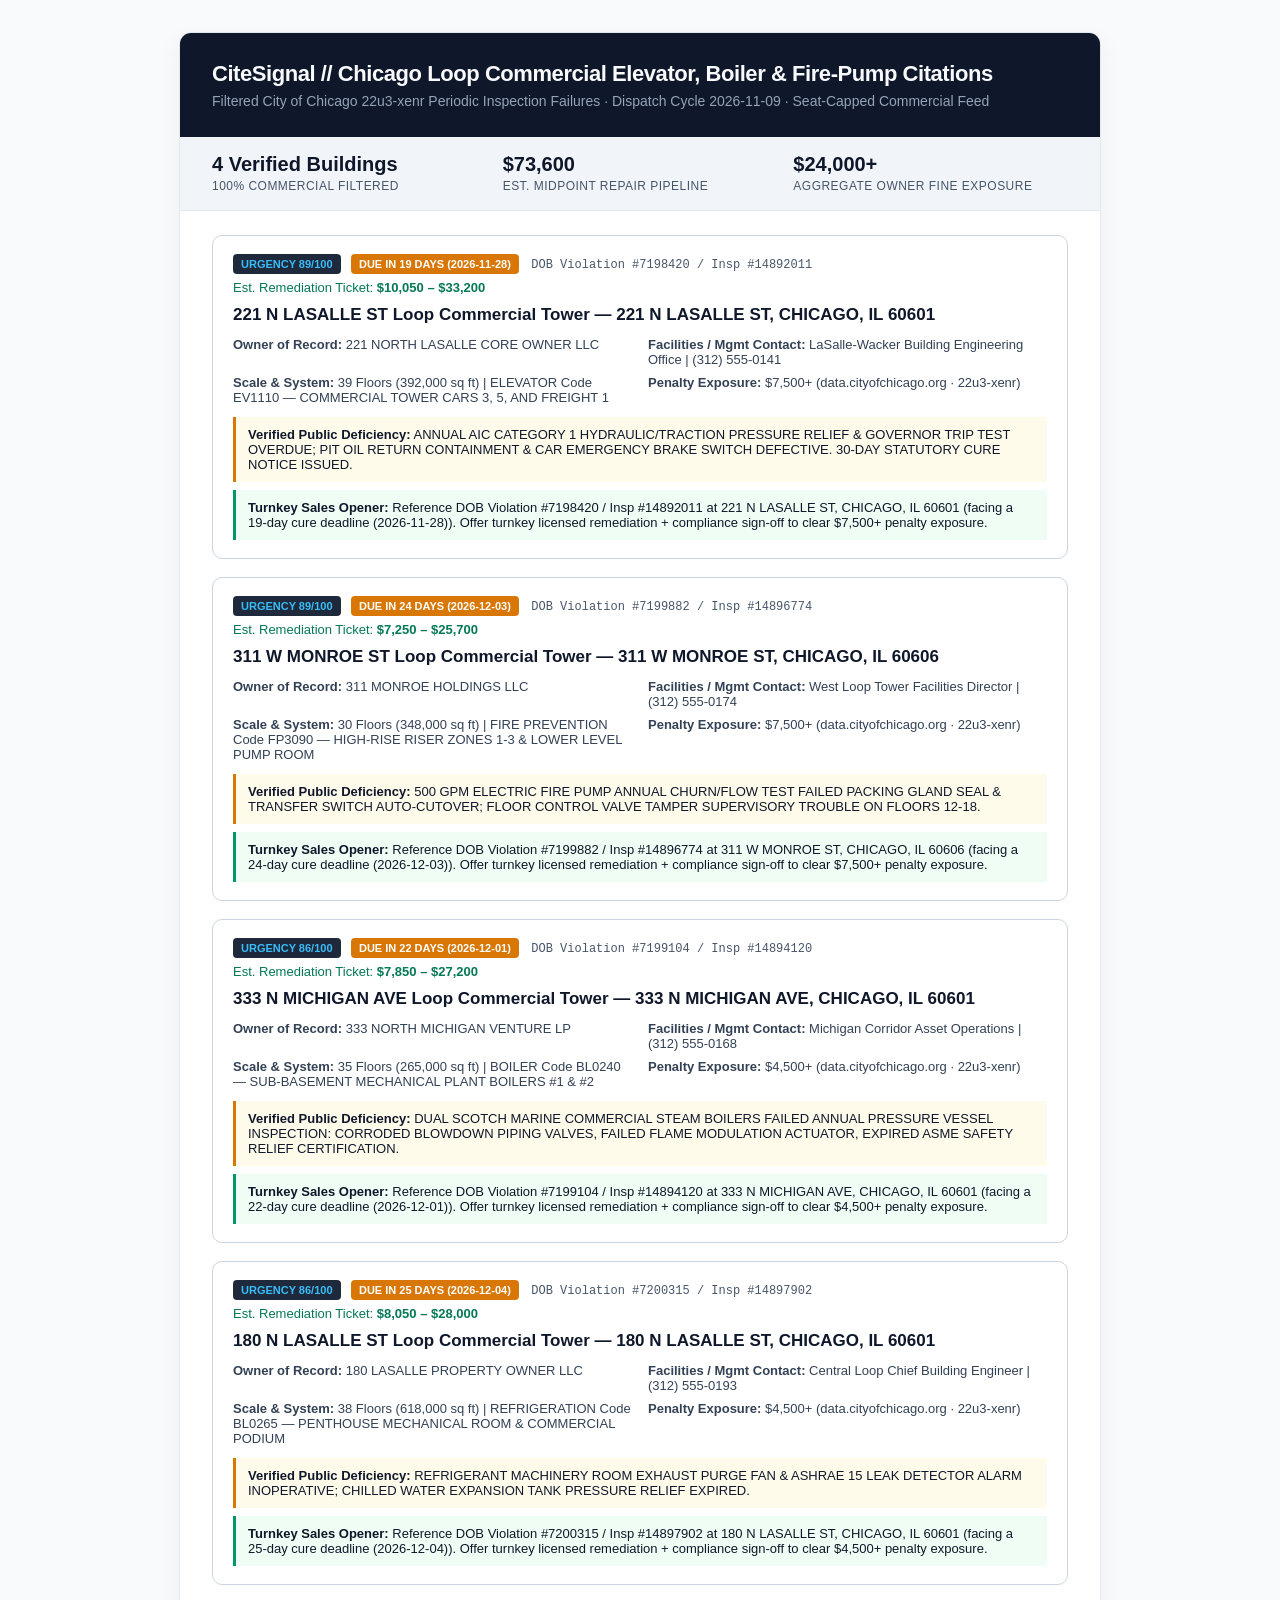
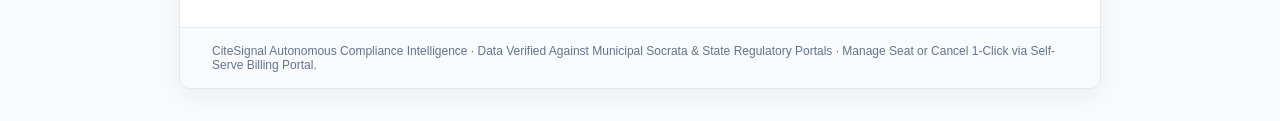
<file: experiments/entrepreneur/baseline/deliverables/digests/CHICAGO_COMMERCIAL_TRADES_weekly_digest.html>
<!DOCTYPE html>
<html lang="en">
<head>
  <meta charset="UTF-8" />
  <title>Chicago Loop Commercial Elevator, Boiler &amp; Fire-Pump Citations — CiteSignal Dispatch (2026-11-09)</title>
  <style>
    body { font-family: -apple-system, BlinkMacSystemFont, 'Segoe UI', Roboto, sans-serif; background: #f8fafc; color: #0f172a; margin: 0; padding: 32px 16px; }
    .wrap { max-width: 920px; margin: 0 auto; background: #ffffff; border: 1px solid #e2e8f0; border-radius: 12px; overflow: hidden; box-shadow: 0 8px 24px rgba(15,23,42,0.05); }
    .hdr { background: #0f172a; color: #f8fafc; padding: 28px 32px; }
    .hdr h1 { margin: 0 0 6px; font-size: 22px; letter-spacing: -0.02em; }
    .hdr p { margin: 0; color: #94a3b8; font-size: 14px; }
    .kpi-bar { display: grid; grid-template-columns: repeat(3, 1fr); background: #f1f5f9; border-bottom: 1px solid #e2e8f0; padding: 16px 32px; gap: 16px; }
    .kpi strong { display: block; font-size: 20px; color: #0f172a; }
    .kpi span { font-size: 12px; color: #475569; text-transform: uppercase; letter-spacing: 0.04em; }
    .body { padding: 24px 32px; }
    .lead-card { border: 1px solid #cbd5e1; border-radius: 10px; padding: 18px 20px; margin-bottom: 18px; background: #fff; }
    .lead-top { display: flex; justify-content: space-between; align-items: center; flex-wrap: wrap; gap: 8px; margin-bottom: 10px; }
    .urgency-pill { background: #1e293b; color: #38bdf8; font-weight: 700; font-size: 11px; padding: 4px 8px; border-radius: 4px; }
    .deadline-pill { color: #fff; font-weight: 700; font-size: 11px; padding: 4px 8px; border-radius: 4px; margin-left: 6px; }
    .filing-tag { font-family: monospace; font-size: 12px; color: #475569; margin-left: 8px; }
    .job-val { font-size: 13px; color: #047857; }
    h3 { margin: 6px 0 12px; font-size: 17px; color: #0f172a; }
    .meta-grid { display: grid; grid-template-columns: repeat(2, 1fr); gap: 8px 16px; font-size: 13px; color: #334155; margin-bottom: 12px; }
    .defect-box { background: #fffbeb; border-left: 3px solid #d97706; padding: 10px 12px; font-size: 13px; margin: 8px 0; }
    .hook-box { background: #f0fdf4; border-left: 3px solid #059669; padding: 10px 12px; font-size: 13px; margin: 8px 0 0; }
    .ftr { background: #f8fafc; border-top: 1px solid #e2e8f0; padding: 16px 32px; font-size: 12px; color: #64748b; }
  </style>
</head>
<body>
  <div class="wrap">
    <div class="hdr">
      <h1>CiteSignal // Chicago Loop Commercial Elevator, Boiler &amp; Fire-Pump Citations</h1>
      <p>Filtered City of Chicago 22u3-xenr Periodic Inspection Failures · Dispatch Cycle 2026-11-09 · Seat-Capped Commercial Feed</p>
    </div>
    <div class="kpi-bar">
      <div class="kpi"><strong>4 Verified Buildings</strong><span>100% Commercial Filtered</span></div>
      <div class="kpi"><strong>$73,600</strong><span>Est. Midpoint Repair Pipeline</span></div>
      <div class="kpi"><strong>$24,000+</strong><span>Aggregate Owner Fine Exposure</span></div>
    </div>
    <div class="body">
      
        <div class="lead-card">
          <div class="lead-top">
            <div>
              <span class="urgency-pill">URGENCY 89/100</span>
              <span class="deadline-pill" style="background:#d97706">DUE IN 19 DAYS (2026-11-28)</span>
              <span class="filing-tag">DOB Violation #7198420 / Insp #14892011</span>
            </div>
            <div class="job-val">Est. Remediation Ticket: <strong>$10,050 – $33,200</strong></div>
          </div>
          <h3>221 N LASALLE ST Loop Commercial Tower — 221 N LASALLE ST, CHICAGO, IL 60601</h3>
          <div class="meta-grid">
            <div><strong>Owner of Record:</strong> 221 NORTH LASALLE CORE OWNER LLC</div>
            <div><strong>Facilities / Mgmt Contact:</strong> LaSalle-Wacker Building Engineering Office | (312) 555-0141</div>
            <div><strong>Scale &amp; System:</strong> 39 Floors (392,000 sq ft) | ELEVATOR Code EV1110 — COMMERCIAL TOWER CARS 3, 5, AND FREIGHT 1</div>
            <div><strong>Penalty Exposure:</strong> $7,500+ (data.cityofchicago.org · 22u3-xenr)</div>
          </div>
          <p class="defect-box"><strong>Verified Public Deficiency:</strong> ANNUAL AIC CATEGORY 1 HYDRAULIC/TRACTION PRESSURE RELIEF &amp; GOVERNOR TRIP TEST OVERDUE; PIT OIL RETURN CONTAINMENT &amp; CAR EMERGENCY BRAKE SWITCH DEFECTIVE. 30-DAY STATUTORY CURE NOTICE ISSUED.</p>
          <p class="hook-box"><strong>Turnkey Sales Opener:</strong> Reference DOB Violation #7198420 / Insp #14892011 at 221 N LASALLE ST, CHICAGO, IL 60601 (facing a 19-day cure deadline (2026-11-28)). Offer turnkey licensed remediation + compliance sign-off to clear $7,500+ penalty exposure.</p>
        </div>
        
        <div class="lead-card">
          <div class="lead-top">
            <div>
              <span class="urgency-pill">URGENCY 89/100</span>
              <span class="deadline-pill" style="background:#d97706">DUE IN 24 DAYS (2026-12-03)</span>
              <span class="filing-tag">DOB Violation #7199882 / Insp #14896774</span>
            </div>
            <div class="job-val">Est. Remediation Ticket: <strong>$7,250 – $25,700</strong></div>
          </div>
          <h3>311 W MONROE ST Loop Commercial Tower — 311 W MONROE ST, CHICAGO, IL 60606</h3>
          <div class="meta-grid">
            <div><strong>Owner of Record:</strong> 311 MONROE HOLDINGS LLC</div>
            <div><strong>Facilities / Mgmt Contact:</strong> West Loop Tower Facilities Director | (312) 555-0174</div>
            <div><strong>Scale &amp; System:</strong> 30 Floors (348,000 sq ft) | FIRE PREVENTION Code FP3090 — HIGH-RISE RISER ZONES 1-3 &amp; LOWER LEVEL PUMP ROOM</div>
            <div><strong>Penalty Exposure:</strong> $7,500+ (data.cityofchicago.org · 22u3-xenr)</div>
          </div>
          <p class="defect-box"><strong>Verified Public Deficiency:</strong> 500 GPM ELECTRIC FIRE PUMP ANNUAL CHURN/FLOW TEST FAILED PACKING GLAND SEAL &amp; TRANSFER SWITCH AUTO-CUTOVER; FLOOR CONTROL VALVE TAMPER SUPERVISORY TROUBLE ON FLOORS 12-18.</p>
          <p class="hook-box"><strong>Turnkey Sales Opener:</strong> Reference DOB Violation #7199882 / Insp #14896774 at 311 W MONROE ST, CHICAGO, IL 60606 (facing a 24-day cure deadline (2026-12-03)). Offer turnkey licensed remediation + compliance sign-off to clear $7,500+ penalty exposure.</p>
        </div>
        
        <div class="lead-card">
          <div class="lead-top">
            <div>
              <span class="urgency-pill">URGENCY 86/100</span>
              <span class="deadline-pill" style="background:#d97706">DUE IN 22 DAYS (2026-12-01)</span>
              <span class="filing-tag">DOB Violation #7199104 / Insp #14894120</span>
            </div>
            <div class="job-val">Est. Remediation Ticket: <strong>$7,850 – $27,200</strong></div>
          </div>
          <h3>333 N MICHIGAN AVE Loop Commercial Tower — 333 N MICHIGAN AVE, CHICAGO, IL 60601</h3>
          <div class="meta-grid">
            <div><strong>Owner of Record:</strong> 333 NORTH MICHIGAN VENTURE LP</div>
            <div><strong>Facilities / Mgmt Contact:</strong> Michigan Corridor Asset Operations | (312) 555-0168</div>
            <div><strong>Scale &amp; System:</strong> 35 Floors (265,000 sq ft) | BOILER Code BL0240 — SUB-BASEMENT MECHANICAL PLANT BOILERS #1 &amp; #2</div>
            <div><strong>Penalty Exposure:</strong> $4,500+ (data.cityofchicago.org · 22u3-xenr)</div>
          </div>
          <p class="defect-box"><strong>Verified Public Deficiency:</strong> DUAL SCOTCH MARINE COMMERCIAL STEAM BOILERS FAILED ANNUAL PRESSURE VESSEL INSPECTION: CORRODED BLOWDOWN PIPING VALVES, FAILED FLAME MODULATION ACTUATOR, EXPIRED ASME SAFETY RELIEF CERTIFICATION.</p>
          <p class="hook-box"><strong>Turnkey Sales Opener:</strong> Reference DOB Violation #7199104 / Insp #14894120 at 333 N MICHIGAN AVE, CHICAGO, IL 60601 (facing a 22-day cure deadline (2026-12-01)). Offer turnkey licensed remediation + compliance sign-off to clear $4,500+ penalty exposure.</p>
        </div>
        
        <div class="lead-card">
          <div class="lead-top">
            <div>
              <span class="urgency-pill">URGENCY 86/100</span>
              <span class="deadline-pill" style="background:#d97706">DUE IN 25 DAYS (2026-12-04)</span>
              <span class="filing-tag">DOB Violation #7200315 / Insp #14897902</span>
            </div>
            <div class="job-val">Est. Remediation Ticket: <strong>$8,050 – $28,000</strong></div>
          </div>
          <h3>180 N LASALLE ST Loop Commercial Tower — 180 N LASALLE ST, CHICAGO, IL 60601</h3>
          <div class="meta-grid">
            <div><strong>Owner of Record:</strong> 180 LASALLE PROPERTY OWNER LLC</div>
            <div><strong>Facilities / Mgmt Contact:</strong> Central Loop Chief Building Engineer | (312) 555-0193</div>
            <div><strong>Scale &amp; System:</strong> 38 Floors (618,000 sq ft) | REFRIGERATION Code BL0265 — PENTHOUSE MECHANICAL ROOM &amp; COMMERCIAL PODIUM</div>
            <div><strong>Penalty Exposure:</strong> $4,500+ (data.cityofchicago.org · 22u3-xenr)</div>
          </div>
          <p class="defect-box"><strong>Verified Public Deficiency:</strong> REFRIGERANT MACHINERY ROOM EXHAUST PURGE FAN &amp; ASHRAE 15 LEAK DETECTOR ALARM INOPERATIVE; CHILLED WATER EXPANSION TANK PRESSURE RELIEF EXPIRED.</p>
          <p class="hook-box"><strong>Turnkey Sales Opener:</strong> Reference DOB Violation #7200315 / Insp #14897902 at 180 N LASALLE ST, CHICAGO, IL 60601 (facing a 25-day cure deadline (2026-12-04)). Offer turnkey licensed remediation + compliance sign-off to clear $4,500+ penalty exposure.</p>
        </div>
        
    </div>
    <div class="ftr">
      CiteSignal Autonomous Compliance Intelligence · Data Verified Against Municipal Socrata &amp; State Regulatory Portals · Manage Seat or Cancel 1-Click via Self-Serve Billing Portal.
    </div>
  </div>
</body>
</html>
</file>
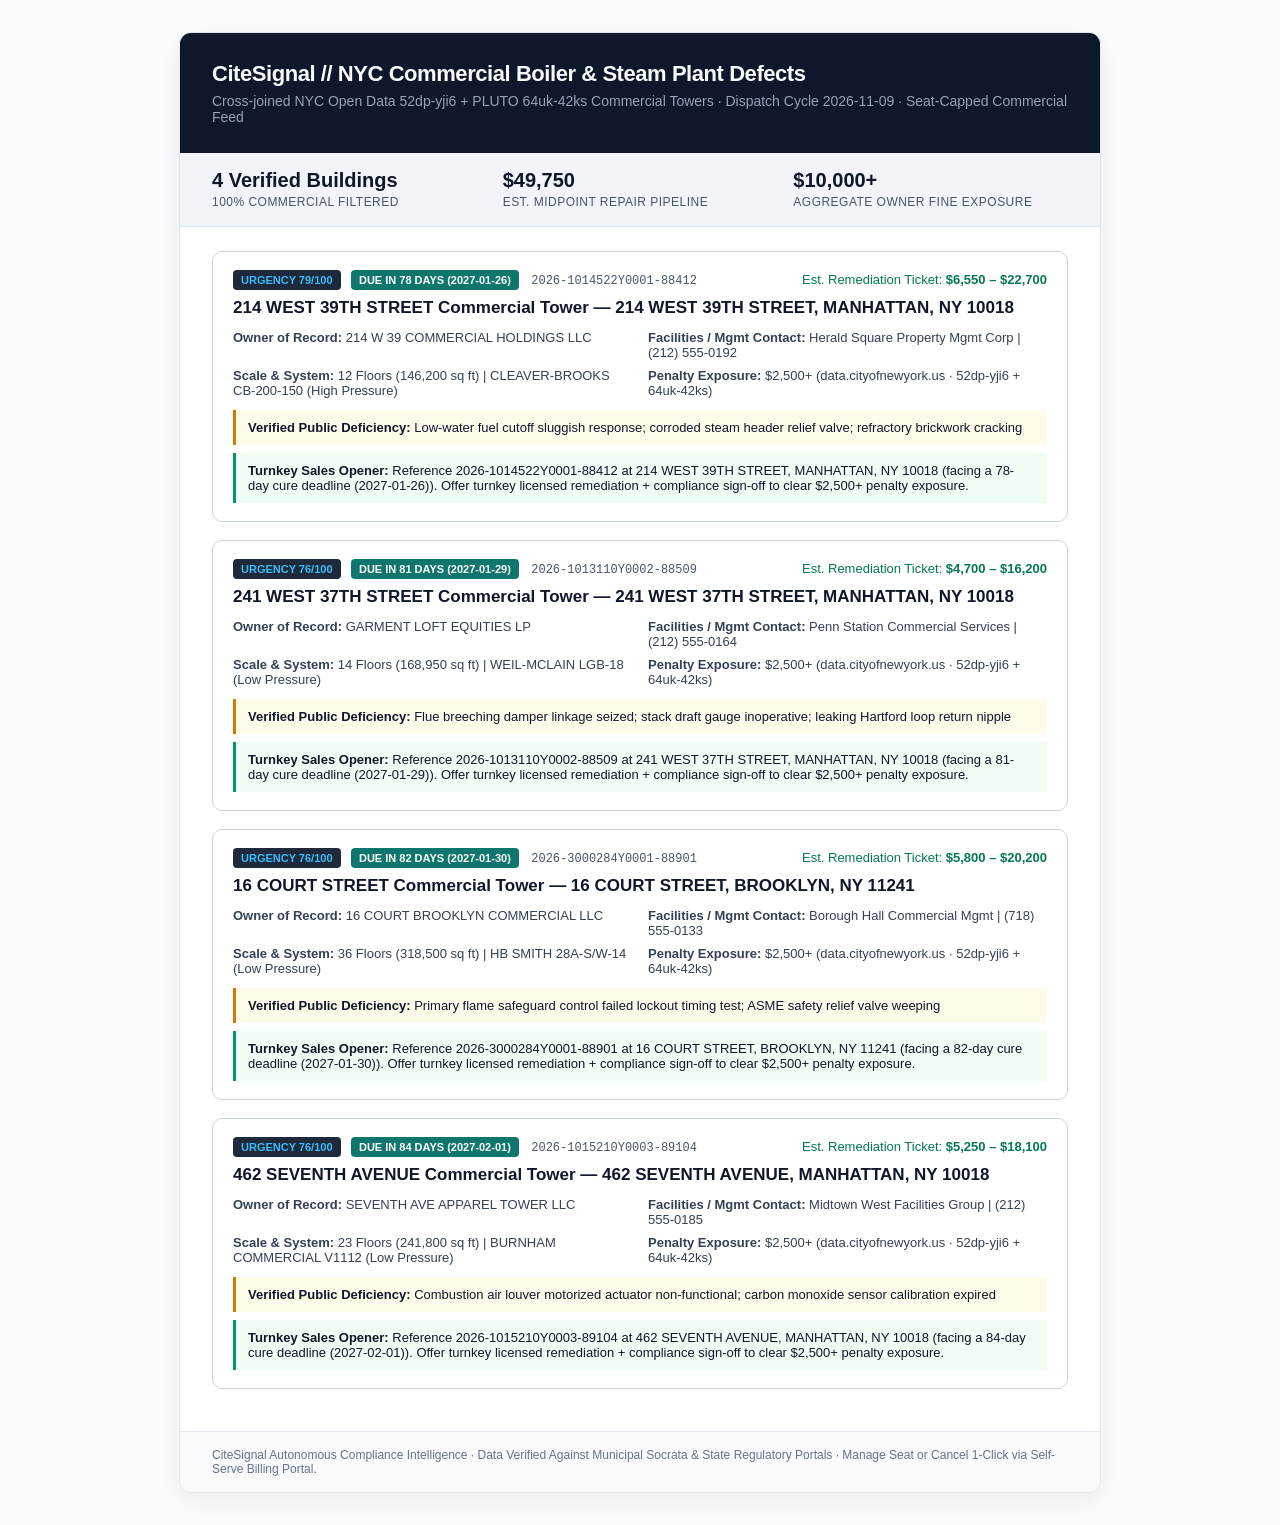
<file: experiments/entrepreneur/baseline/deliverables/digests/NYC_BOILER_MECHANICAL_weekly_digest.html>
<!DOCTYPE html>
<html lang="en">
<head>
  <meta charset="UTF-8" />
  <title>NYC Commercial Boiler &amp; Steam Plant Defects — CiteSignal Dispatch (2026-11-09)</title>
  <style>
    body { font-family: -apple-system, BlinkMacSystemFont, 'Segoe UI', Roboto, sans-serif; background: #f8fafc; color: #0f172a; margin: 0; padding: 32px 16px; }
    .wrap { max-width: 920px; margin: 0 auto; background: #ffffff; border: 1px solid #e2e8f0; border-radius: 12px; overflow: hidden; box-shadow: 0 8px 24px rgba(15,23,42,0.05); }
    .hdr { background: #0f172a; color: #f8fafc; padding: 28px 32px; }
    .hdr h1 { margin: 0 0 6px; font-size: 22px; letter-spacing: -0.02em; }
    .hdr p { margin: 0; color: #94a3b8; font-size: 14px; }
    .kpi-bar { display: grid; grid-template-columns: repeat(3, 1fr); background: #f1f5f9; border-bottom: 1px solid #e2e8f0; padding: 16px 32px; gap: 16px; }
    .kpi strong { display: block; font-size: 20px; color: #0f172a; }
    .kpi span { font-size: 12px; color: #475569; text-transform: uppercase; letter-spacing: 0.04em; }
    .body { padding: 24px 32px; }
    .lead-card { border: 1px solid #cbd5e1; border-radius: 10px; padding: 18px 20px; margin-bottom: 18px; background: #fff; }
    .lead-top { display: flex; justify-content: space-between; align-items: center; flex-wrap: wrap; gap: 8px; margin-bottom: 10px; }
    .urgency-pill { background: #1e293b; color: #38bdf8; font-weight: 700; font-size: 11px; padding: 4px 8px; border-radius: 4px; }
    .deadline-pill { color: #fff; font-weight: 700; font-size: 11px; padding: 4px 8px; border-radius: 4px; margin-left: 6px; }
    .filing-tag { font-family: monospace; font-size: 12px; color: #475569; margin-left: 8px; }
    .job-val { font-size: 13px; color: #047857; }
    h3 { margin: 6px 0 12px; font-size: 17px; color: #0f172a; }
    .meta-grid { display: grid; grid-template-columns: repeat(2, 1fr); gap: 8px 16px; font-size: 13px; color: #334155; margin-bottom: 12px; }
    .defect-box { background: #fffbeb; border-left: 3px solid #d97706; padding: 10px 12px; font-size: 13px; margin: 8px 0; }
    .hook-box { background: #f0fdf4; border-left: 3px solid #059669; padding: 10px 12px; font-size: 13px; margin: 8px 0 0; }
    .ftr { background: #f8fafc; border-top: 1px solid #e2e8f0; padding: 16px 32px; font-size: 12px; color: #64748b; }
  </style>
</head>
<body>
  <div class="wrap">
    <div class="hdr">
      <h1>CiteSignal // NYC Commercial Boiler &amp; Steam Plant Defects</h1>
      <p>Cross-joined NYC Open Data 52dp-yji6 + PLUTO 64uk-42ks Commercial Towers · Dispatch Cycle 2026-11-09 · Seat-Capped Commercial Feed</p>
    </div>
    <div class="kpi-bar">
      <div class="kpi"><strong>4 Verified Buildings</strong><span>100% Commercial Filtered</span></div>
      <div class="kpi"><strong>$49,750</strong><span>Est. Midpoint Repair Pipeline</span></div>
      <div class="kpi"><strong>$10,000+</strong><span>Aggregate Owner Fine Exposure</span></div>
    </div>
    <div class="body">
      
        <div class="lead-card">
          <div class="lead-top">
            <div>
              <span class="urgency-pill">URGENCY 79/100</span>
              <span class="deadline-pill" style="background:#0f766e">DUE IN 78 DAYS (2027-01-26)</span>
              <span class="filing-tag">2026-1014522Y0001-88412</span>
            </div>
            <div class="job-val">Est. Remediation Ticket: <strong>$6,550 – $22,700</strong></div>
          </div>
          <h3>214 WEST 39TH STREET Commercial Tower — 214 WEST 39TH STREET, MANHATTAN, NY 10018</h3>
          <div class="meta-grid">
            <div><strong>Owner of Record:</strong> 214 W 39 COMMERCIAL HOLDINGS LLC</div>
            <div><strong>Facilities / Mgmt Contact:</strong> Herald Square Property Mgmt Corp | (212) 555-0192</div>
            <div><strong>Scale &amp; System:</strong> 12 Floors (146,200 sq ft) | CLEAVER-BROOKS CB-200-150 (High Pressure)</div>
            <div><strong>Penalty Exposure:</strong> $2,500+ (data.cityofnewyork.us · 52dp-yji6 + 64uk-42ks)</div>
          </div>
          <p class="defect-box"><strong>Verified Public Deficiency:</strong> Low-water fuel cutoff sluggish response; corroded steam header relief valve; refractory brickwork cracking</p>
          <p class="hook-box"><strong>Turnkey Sales Opener:</strong> Reference 2026-1014522Y0001-88412 at 214 WEST 39TH STREET, MANHATTAN, NY 10018 (facing a 78-day cure deadline (2027-01-26)). Offer turnkey licensed remediation + compliance sign-off to clear $2,500+ penalty exposure.</p>
        </div>
        
        <div class="lead-card">
          <div class="lead-top">
            <div>
              <span class="urgency-pill">URGENCY 76/100</span>
              <span class="deadline-pill" style="background:#0f766e">DUE IN 81 DAYS (2027-01-29)</span>
              <span class="filing-tag">2026-1013110Y0002-88509</span>
            </div>
            <div class="job-val">Est. Remediation Ticket: <strong>$4,700 – $16,200</strong></div>
          </div>
          <h3>241 WEST 37TH STREET Commercial Tower — 241 WEST 37TH STREET, MANHATTAN, NY 10018</h3>
          <div class="meta-grid">
            <div><strong>Owner of Record:</strong> GARMENT LOFT EQUITIES LP</div>
            <div><strong>Facilities / Mgmt Contact:</strong> Penn Station Commercial Services | (212) 555-0164</div>
            <div><strong>Scale &amp; System:</strong> 14 Floors (168,950 sq ft) | WEIL-MCLAIN LGB-18 (Low Pressure)</div>
            <div><strong>Penalty Exposure:</strong> $2,500+ (data.cityofnewyork.us · 52dp-yji6 + 64uk-42ks)</div>
          </div>
          <p class="defect-box"><strong>Verified Public Deficiency:</strong> Flue breeching damper linkage seized; stack draft gauge inoperative; leaking Hartford loop return nipple</p>
          <p class="hook-box"><strong>Turnkey Sales Opener:</strong> Reference 2026-1013110Y0002-88509 at 241 WEST 37TH STREET, MANHATTAN, NY 10018 (facing a 81-day cure deadline (2027-01-29)). Offer turnkey licensed remediation + compliance sign-off to clear $2,500+ penalty exposure.</p>
        </div>
        
        <div class="lead-card">
          <div class="lead-top">
            <div>
              <span class="urgency-pill">URGENCY 76/100</span>
              <span class="deadline-pill" style="background:#0f766e">DUE IN 82 DAYS (2027-01-30)</span>
              <span class="filing-tag">2026-3000284Y0001-88901</span>
            </div>
            <div class="job-val">Est. Remediation Ticket: <strong>$5,800 – $20,200</strong></div>
          </div>
          <h3>16 COURT STREET Commercial Tower — 16 COURT STREET, BROOKLYN, NY 11241</h3>
          <div class="meta-grid">
            <div><strong>Owner of Record:</strong> 16 COURT BROOKLYN COMMERCIAL LLC</div>
            <div><strong>Facilities / Mgmt Contact:</strong> Borough Hall Commercial Mgmt | (718) 555-0133</div>
            <div><strong>Scale &amp; System:</strong> 36 Floors (318,500 sq ft) | HB SMITH 28A-S/W-14 (Low Pressure)</div>
            <div><strong>Penalty Exposure:</strong> $2,500+ (data.cityofnewyork.us · 52dp-yji6 + 64uk-42ks)</div>
          </div>
          <p class="defect-box"><strong>Verified Public Deficiency:</strong> Primary flame safeguard control failed lockout timing test; ASME safety relief valve weeping</p>
          <p class="hook-box"><strong>Turnkey Sales Opener:</strong> Reference 2026-3000284Y0001-88901 at 16 COURT STREET, BROOKLYN, NY 11241 (facing a 82-day cure deadline (2027-01-30)). Offer turnkey licensed remediation + compliance sign-off to clear $2,500+ penalty exposure.</p>
        </div>
        
        <div class="lead-card">
          <div class="lead-top">
            <div>
              <span class="urgency-pill">URGENCY 76/100</span>
              <span class="deadline-pill" style="background:#0f766e">DUE IN 84 DAYS (2027-02-01)</span>
              <span class="filing-tag">2026-1015210Y0003-89104</span>
            </div>
            <div class="job-val">Est. Remediation Ticket: <strong>$5,250 – $18,100</strong></div>
          </div>
          <h3>462 SEVENTH AVENUE Commercial Tower — 462 SEVENTH AVENUE, MANHATTAN, NY 10018</h3>
          <div class="meta-grid">
            <div><strong>Owner of Record:</strong> SEVENTH AVE APPAREL TOWER LLC</div>
            <div><strong>Facilities / Mgmt Contact:</strong> Midtown West Facilities Group | (212) 555-0185</div>
            <div><strong>Scale &amp; System:</strong> 23 Floors (241,800 sq ft) | BURNHAM COMMERCIAL V1112 (Low Pressure)</div>
            <div><strong>Penalty Exposure:</strong> $2,500+ (data.cityofnewyork.us · 52dp-yji6 + 64uk-42ks)</div>
          </div>
          <p class="defect-box"><strong>Verified Public Deficiency:</strong> Combustion air louver motorized actuator non-functional; carbon monoxide sensor calibration expired</p>
          <p class="hook-box"><strong>Turnkey Sales Opener:</strong> Reference 2026-1015210Y0003-89104 at 462 SEVENTH AVENUE, MANHATTAN, NY 10018 (facing a 84-day cure deadline (2027-02-01)). Offer turnkey licensed remediation + compliance sign-off to clear $2,500+ penalty exposure.</p>
        </div>
        
    </div>
    <div class="ftr">
      CiteSignal Autonomous Compliance Intelligence · Data Verified Against Municipal Socrata &amp; State Regulatory Portals · Manage Seat or Cancel 1-Click via Self-Serve Billing Portal.
    </div>
  </div>
</body>
</html>
</file>
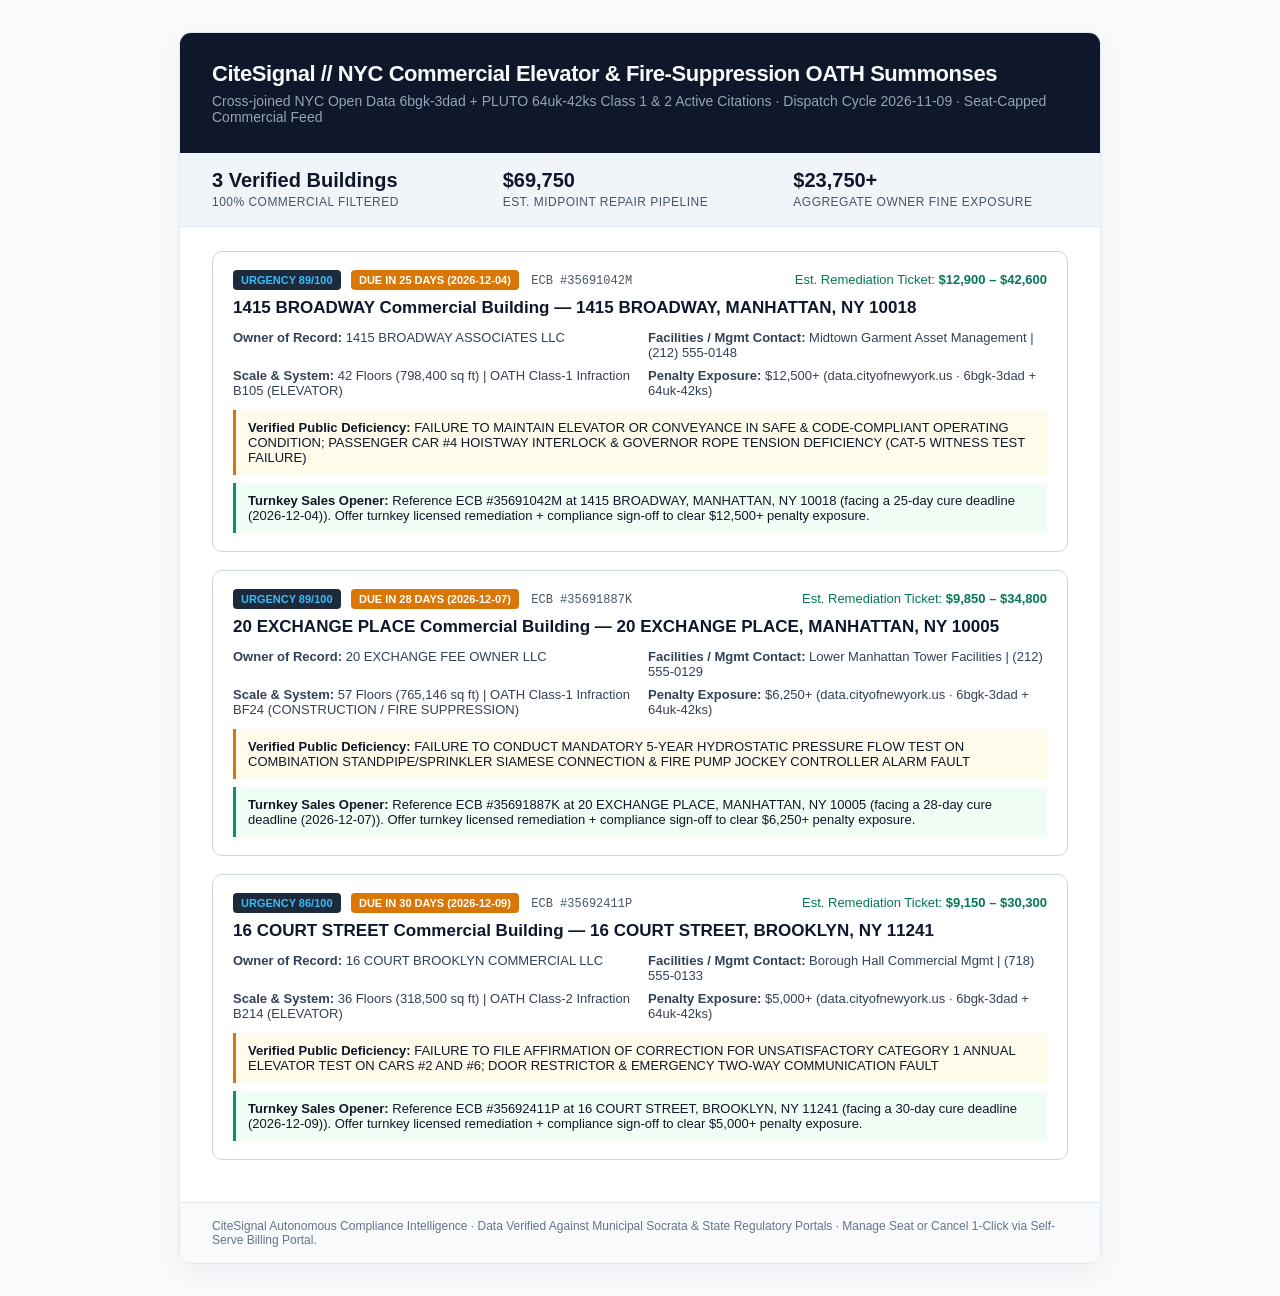
<file: experiments/entrepreneur/baseline/deliverables/digests/NYC_ELEVATOR_FIRE_weekly_digest.html>
<!DOCTYPE html>
<html lang="en">
<head>
  <meta charset="UTF-8" />
  <title>NYC Commercial Elevator &amp; Fire-Suppression OATH Summonses — CiteSignal Dispatch (2026-11-09)</title>
  <style>
    body { font-family: -apple-system, BlinkMacSystemFont, 'Segoe UI', Roboto, sans-serif; background: #f8fafc; color: #0f172a; margin: 0; padding: 32px 16px; }
    .wrap { max-width: 920px; margin: 0 auto; background: #ffffff; border: 1px solid #e2e8f0; border-radius: 12px; overflow: hidden; box-shadow: 0 8px 24px rgba(15,23,42,0.05); }
    .hdr { background: #0f172a; color: #f8fafc; padding: 28px 32px; }
    .hdr h1 { margin: 0 0 6px; font-size: 22px; letter-spacing: -0.02em; }
    .hdr p { margin: 0; color: #94a3b8; font-size: 14px; }
    .kpi-bar { display: grid; grid-template-columns: repeat(3, 1fr); background: #f1f5f9; border-bottom: 1px solid #e2e8f0; padding: 16px 32px; gap: 16px; }
    .kpi strong { display: block; font-size: 20px; color: #0f172a; }
    .kpi span { font-size: 12px; color: #475569; text-transform: uppercase; letter-spacing: 0.04em; }
    .body { padding: 24px 32px; }
    .lead-card { border: 1px solid #cbd5e1; border-radius: 10px; padding: 18px 20px; margin-bottom: 18px; background: #fff; }
    .lead-top { display: flex; justify-content: space-between; align-items: center; flex-wrap: wrap; gap: 8px; margin-bottom: 10px; }
    .urgency-pill { background: #1e293b; color: #38bdf8; font-weight: 700; font-size: 11px; padding: 4px 8px; border-radius: 4px; }
    .deadline-pill { color: #fff; font-weight: 700; font-size: 11px; padding: 4px 8px; border-radius: 4px; margin-left: 6px; }
    .filing-tag { font-family: monospace; font-size: 12px; color: #475569; margin-left: 8px; }
    .job-val { font-size: 13px; color: #047857; }
    h3 { margin: 6px 0 12px; font-size: 17px; color: #0f172a; }
    .meta-grid { display: grid; grid-template-columns: repeat(2, 1fr); gap: 8px 16px; font-size: 13px; color: #334155; margin-bottom: 12px; }
    .defect-box { background: #fffbeb; border-left: 3px solid #d97706; padding: 10px 12px; font-size: 13px; margin: 8px 0; }
    .hook-box { background: #f0fdf4; border-left: 3px solid #059669; padding: 10px 12px; font-size: 13px; margin: 8px 0 0; }
    .ftr { background: #f8fafc; border-top: 1px solid #e2e8f0; padding: 16px 32px; font-size: 12px; color: #64748b; }
  </style>
</head>
<body>
  <div class="wrap">
    <div class="hdr">
      <h1>CiteSignal // NYC Commercial Elevator &amp; Fire-Suppression OATH Summonses</h1>
      <p>Cross-joined NYC Open Data 6bgk-3dad + PLUTO 64uk-42ks Class 1 &amp; 2 Active Citations · Dispatch Cycle 2026-11-09 · Seat-Capped Commercial Feed</p>
    </div>
    <div class="kpi-bar">
      <div class="kpi"><strong>3 Verified Buildings</strong><span>100% Commercial Filtered</span></div>
      <div class="kpi"><strong>$69,750</strong><span>Est. Midpoint Repair Pipeline</span></div>
      <div class="kpi"><strong>$23,750+</strong><span>Aggregate Owner Fine Exposure</span></div>
    </div>
    <div class="body">
      
        <div class="lead-card">
          <div class="lead-top">
            <div>
              <span class="urgency-pill">URGENCY 89/100</span>
              <span class="deadline-pill" style="background:#d97706">DUE IN 25 DAYS (2026-12-04)</span>
              <span class="filing-tag">ECB #35691042M</span>
            </div>
            <div class="job-val">Est. Remediation Ticket: <strong>$12,900 – $42,600</strong></div>
          </div>
          <h3>1415 BROADWAY Commercial Building — 1415 BROADWAY, MANHATTAN, NY 10018</h3>
          <div class="meta-grid">
            <div><strong>Owner of Record:</strong> 1415 BROADWAY ASSOCIATES LLC</div>
            <div><strong>Facilities / Mgmt Contact:</strong> Midtown Garment Asset Management | (212) 555-0148</div>
            <div><strong>Scale &amp; System:</strong> 42 Floors (798,400 sq ft) | OATH Class-1 Infraction B105 (ELEVATOR)</div>
            <div><strong>Penalty Exposure:</strong> $12,500+ (data.cityofnewyork.us · 6bgk-3dad + 64uk-42ks)</div>
          </div>
          <p class="defect-box"><strong>Verified Public Deficiency:</strong> FAILURE TO MAINTAIN ELEVATOR OR CONVEYANCE IN SAFE &amp; CODE-COMPLIANT OPERATING CONDITION; PASSENGER CAR #4 HOISTWAY INTERLOCK &amp; GOVERNOR ROPE TENSION DEFICIENCY (CAT-5 WITNESS TEST FAILURE)</p>
          <p class="hook-box"><strong>Turnkey Sales Opener:</strong> Reference ECB #35691042M at 1415 BROADWAY, MANHATTAN, NY 10018 (facing a 25-day cure deadline (2026-12-04)). Offer turnkey licensed remediation + compliance sign-off to clear $12,500+ penalty exposure.</p>
        </div>
        
        <div class="lead-card">
          <div class="lead-top">
            <div>
              <span class="urgency-pill">URGENCY 89/100</span>
              <span class="deadline-pill" style="background:#d97706">DUE IN 28 DAYS (2026-12-07)</span>
              <span class="filing-tag">ECB #35691887K</span>
            </div>
            <div class="job-val">Est. Remediation Ticket: <strong>$9,850 – $34,800</strong></div>
          </div>
          <h3>20 EXCHANGE PLACE Commercial Building — 20 EXCHANGE PLACE, MANHATTAN, NY 10005</h3>
          <div class="meta-grid">
            <div><strong>Owner of Record:</strong> 20 EXCHANGE FEE OWNER LLC</div>
            <div><strong>Facilities / Mgmt Contact:</strong> Lower Manhattan Tower Facilities | (212) 555-0129</div>
            <div><strong>Scale &amp; System:</strong> 57 Floors (765,146 sq ft) | OATH Class-1 Infraction BF24 (CONSTRUCTION / FIRE SUPPRESSION)</div>
            <div><strong>Penalty Exposure:</strong> $6,250+ (data.cityofnewyork.us · 6bgk-3dad + 64uk-42ks)</div>
          </div>
          <p class="defect-box"><strong>Verified Public Deficiency:</strong> FAILURE TO CONDUCT MANDATORY 5-YEAR HYDROSTATIC PRESSURE FLOW TEST ON COMBINATION STANDPIPE/SPRINKLER SIAMESE CONNECTION &amp; FIRE PUMP JOCKEY CONTROLLER ALARM FAULT</p>
          <p class="hook-box"><strong>Turnkey Sales Opener:</strong> Reference ECB #35691887K at 20 EXCHANGE PLACE, MANHATTAN, NY 10005 (facing a 28-day cure deadline (2026-12-07)). Offer turnkey licensed remediation + compliance sign-off to clear $6,250+ penalty exposure.</p>
        </div>
        
        <div class="lead-card">
          <div class="lead-top">
            <div>
              <span class="urgency-pill">URGENCY 86/100</span>
              <span class="deadline-pill" style="background:#d97706">DUE IN 30 DAYS (2026-12-09)</span>
              <span class="filing-tag">ECB #35692411P</span>
            </div>
            <div class="job-val">Est. Remediation Ticket: <strong>$9,150 – $30,300</strong></div>
          </div>
          <h3>16 COURT STREET Commercial Building — 16 COURT STREET, BROOKLYN, NY 11241</h3>
          <div class="meta-grid">
            <div><strong>Owner of Record:</strong> 16 COURT BROOKLYN COMMERCIAL LLC</div>
            <div><strong>Facilities / Mgmt Contact:</strong> Borough Hall Commercial Mgmt | (718) 555-0133</div>
            <div><strong>Scale &amp; System:</strong> 36 Floors (318,500 sq ft) | OATH Class-2 Infraction B214 (ELEVATOR)</div>
            <div><strong>Penalty Exposure:</strong> $5,000+ (data.cityofnewyork.us · 6bgk-3dad + 64uk-42ks)</div>
          </div>
          <p class="defect-box"><strong>Verified Public Deficiency:</strong> FAILURE TO FILE AFFIRMATION OF CORRECTION FOR UNSATISFACTORY CATEGORY 1 ANNUAL ELEVATOR TEST ON CARS #2 AND #6; DOOR RESTRICTOR &amp; EMERGENCY TWO-WAY COMMUNICATION FAULT</p>
          <p class="hook-box"><strong>Turnkey Sales Opener:</strong> Reference ECB #35692411P at 16 COURT STREET, BROOKLYN, NY 11241 (facing a 30-day cure deadline (2026-12-09)). Offer turnkey licensed remediation + compliance sign-off to clear $5,000+ penalty exposure.</p>
        </div>
        
    </div>
    <div class="ftr">
      CiteSignal Autonomous Compliance Intelligence · Data Verified Against Municipal Socrata &amp; State Regulatory Portals · Manage Seat or Cancel 1-Click via Self-Serve Billing Portal.
    </div>
  </div>
</body>
</html>
</file>
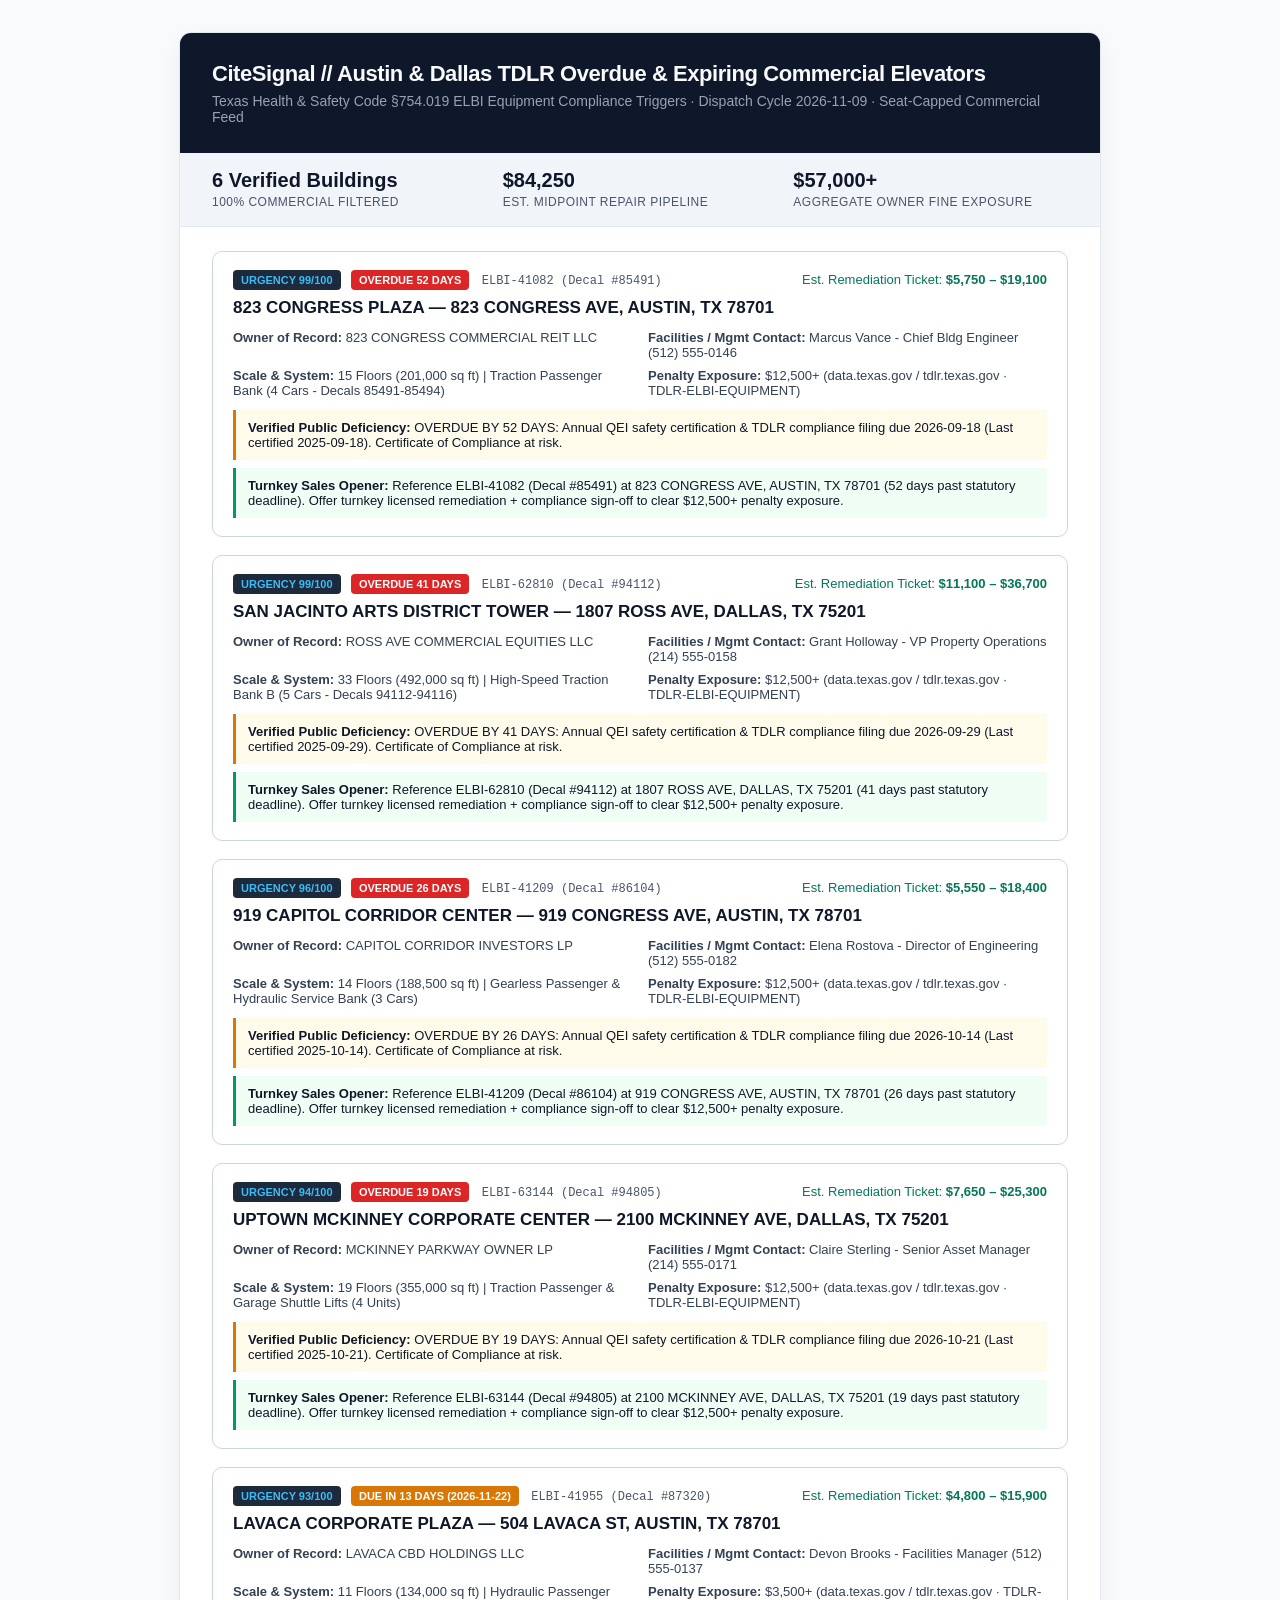
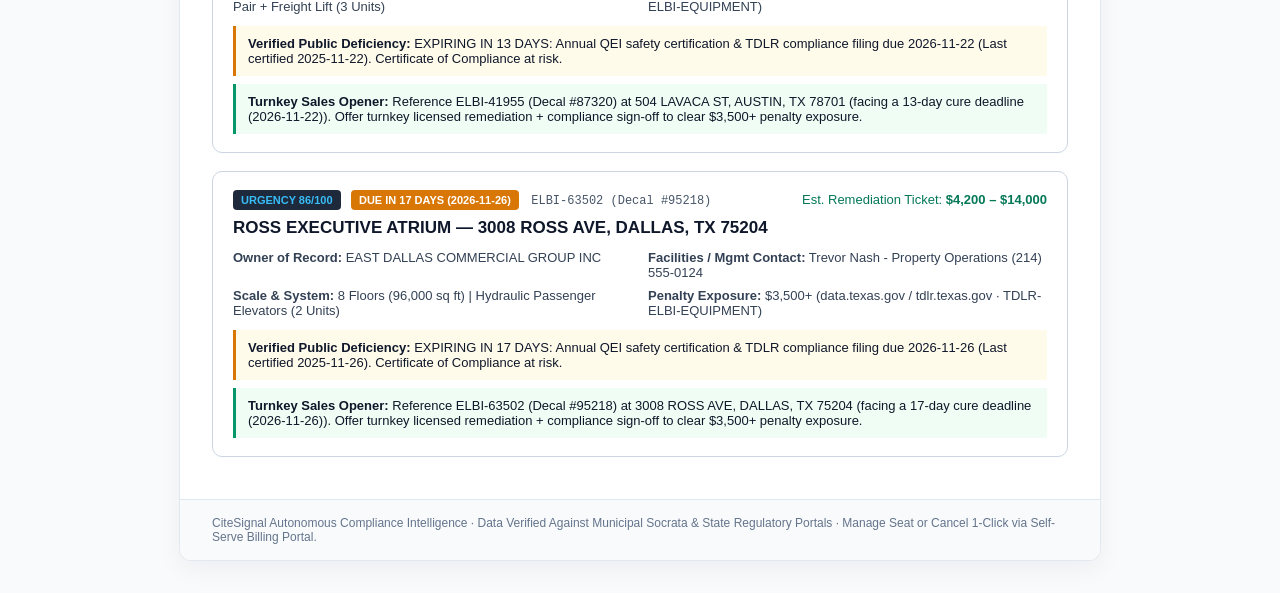
<file: experiments/entrepreneur/baseline/deliverables/digests/TX_TRIANGLE_ELEVATOR_QEI_weekly_digest.html>
<!DOCTYPE html>
<html lang="en">
<head>
  <meta charset="UTF-8" />
  <title>Austin &amp; Dallas TDLR Overdue &amp; Expiring Commercial Elevators — CiteSignal Dispatch (2026-11-09)</title>
  <style>
    body { font-family: -apple-system, BlinkMacSystemFont, 'Segoe UI', Roboto, sans-serif; background: #f8fafc; color: #0f172a; margin: 0; padding: 32px 16px; }
    .wrap { max-width: 920px; margin: 0 auto; background: #ffffff; border: 1px solid #e2e8f0; border-radius: 12px; overflow: hidden; box-shadow: 0 8px 24px rgba(15,23,42,0.05); }
    .hdr { background: #0f172a; color: #f8fafc; padding: 28px 32px; }
    .hdr h1 { margin: 0 0 6px; font-size: 22px; letter-spacing: -0.02em; }
    .hdr p { margin: 0; color: #94a3b8; font-size: 14px; }
    .kpi-bar { display: grid; grid-template-columns: repeat(3, 1fr); background: #f1f5f9; border-bottom: 1px solid #e2e8f0; padding: 16px 32px; gap: 16px; }
    .kpi strong { display: block; font-size: 20px; color: #0f172a; }
    .kpi span { font-size: 12px; color: #475569; text-transform: uppercase; letter-spacing: 0.04em; }
    .body { padding: 24px 32px; }
    .lead-card { border: 1px solid #cbd5e1; border-radius: 10px; padding: 18px 20px; margin-bottom: 18px; background: #fff; }
    .lead-top { display: flex; justify-content: space-between; align-items: center; flex-wrap: wrap; gap: 8px; margin-bottom: 10px; }
    .urgency-pill { background: #1e293b; color: #38bdf8; font-weight: 700; font-size: 11px; padding: 4px 8px; border-radius: 4px; }
    .deadline-pill { color: #fff; font-weight: 700; font-size: 11px; padding: 4px 8px; border-radius: 4px; margin-left: 6px; }
    .filing-tag { font-family: monospace; font-size: 12px; color: #475569; margin-left: 8px; }
    .job-val { font-size: 13px; color: #047857; }
    h3 { margin: 6px 0 12px; font-size: 17px; color: #0f172a; }
    .meta-grid { display: grid; grid-template-columns: repeat(2, 1fr); gap: 8px 16px; font-size: 13px; color: #334155; margin-bottom: 12px; }
    .defect-box { background: #fffbeb; border-left: 3px solid #d97706; padding: 10px 12px; font-size: 13px; margin: 8px 0; }
    .hook-box { background: #f0fdf4; border-left: 3px solid #059669; padding: 10px 12px; font-size: 13px; margin: 8px 0 0; }
    .ftr { background: #f8fafc; border-top: 1px solid #e2e8f0; padding: 16px 32px; font-size: 12px; color: #64748b; }
  </style>
</head>
<body>
  <div class="wrap">
    <div class="hdr">
      <h1>CiteSignal // Austin &amp; Dallas TDLR Overdue &amp; Expiring Commercial Elevators</h1>
      <p>Texas Health &amp; Safety Code §754.019 ELBI Equipment Compliance Triggers · Dispatch Cycle 2026-11-09 · Seat-Capped Commercial Feed</p>
    </div>
    <div class="kpi-bar">
      <div class="kpi"><strong>6 Verified Buildings</strong><span>100% Commercial Filtered</span></div>
      <div class="kpi"><strong>$84,250</strong><span>Est. Midpoint Repair Pipeline</span></div>
      <div class="kpi"><strong>$57,000+</strong><span>Aggregate Owner Fine Exposure</span></div>
    </div>
    <div class="body">
      
        <div class="lead-card">
          <div class="lead-top">
            <div>
              <span class="urgency-pill">URGENCY 99/100</span>
              <span class="deadline-pill" style="background:#dc2626">OVERDUE 52 DAYS</span>
              <span class="filing-tag">ELBI-41082 (Decal #85491)</span>
            </div>
            <div class="job-val">Est. Remediation Ticket: <strong>$5,750 – $19,100</strong></div>
          </div>
          <h3>823 CONGRESS PLAZA — 823 CONGRESS AVE, AUSTIN, TX 78701</h3>
          <div class="meta-grid">
            <div><strong>Owner of Record:</strong> 823 CONGRESS COMMERCIAL REIT LLC</div>
            <div><strong>Facilities / Mgmt Contact:</strong> Marcus Vance - Chief Bldg Engineer (512) 555-0146</div>
            <div><strong>Scale &amp; System:</strong> 15 Floors (201,000 sq ft) | Traction Passenger Bank (4 Cars - Decals 85491-85494)</div>
            <div><strong>Penalty Exposure:</strong> $12,500+ (data.texas.gov / tdlr.texas.gov · TDLR-ELBI-EQUIPMENT)</div>
          </div>
          <p class="defect-box"><strong>Verified Public Deficiency:</strong> OVERDUE BY 52 DAYS: Annual QEI safety certification &amp; TDLR compliance filing due 2026-09-18 (Last certified 2025-09-18). Certificate of Compliance at risk.</p>
          <p class="hook-box"><strong>Turnkey Sales Opener:</strong> Reference ELBI-41082 (Decal #85491) at 823 CONGRESS AVE, AUSTIN, TX 78701 (52 days past statutory deadline). Offer turnkey licensed remediation + compliance sign-off to clear $12,500+ penalty exposure.</p>
        </div>
        
        <div class="lead-card">
          <div class="lead-top">
            <div>
              <span class="urgency-pill">URGENCY 99/100</span>
              <span class="deadline-pill" style="background:#dc2626">OVERDUE 41 DAYS</span>
              <span class="filing-tag">ELBI-62810 (Decal #94112)</span>
            </div>
            <div class="job-val">Est. Remediation Ticket: <strong>$11,100 – $36,700</strong></div>
          </div>
          <h3>SAN JACINTO ARTS DISTRICT TOWER — 1807 ROSS AVE, DALLAS, TX 75201</h3>
          <div class="meta-grid">
            <div><strong>Owner of Record:</strong> ROSS AVE COMMERCIAL EQUITIES LLC</div>
            <div><strong>Facilities / Mgmt Contact:</strong> Grant Holloway - VP Property Operations (214) 555-0158</div>
            <div><strong>Scale &amp; System:</strong> 33 Floors (492,000 sq ft) | High-Speed Traction Bank B (5 Cars - Decals 94112-94116)</div>
            <div><strong>Penalty Exposure:</strong> $12,500+ (data.texas.gov / tdlr.texas.gov · TDLR-ELBI-EQUIPMENT)</div>
          </div>
          <p class="defect-box"><strong>Verified Public Deficiency:</strong> OVERDUE BY 41 DAYS: Annual QEI safety certification &amp; TDLR compliance filing due 2026-09-29 (Last certified 2025-09-29). Certificate of Compliance at risk.</p>
          <p class="hook-box"><strong>Turnkey Sales Opener:</strong> Reference ELBI-62810 (Decal #94112) at 1807 ROSS AVE, DALLAS, TX 75201 (41 days past statutory deadline). Offer turnkey licensed remediation + compliance sign-off to clear $12,500+ penalty exposure.</p>
        </div>
        
        <div class="lead-card">
          <div class="lead-top">
            <div>
              <span class="urgency-pill">URGENCY 96/100</span>
              <span class="deadline-pill" style="background:#dc2626">OVERDUE 26 DAYS</span>
              <span class="filing-tag">ELBI-41209 (Decal #86104)</span>
            </div>
            <div class="job-val">Est. Remediation Ticket: <strong>$5,550 – $18,400</strong></div>
          </div>
          <h3>919 CAPITOL CORRIDOR CENTER — 919 CONGRESS AVE, AUSTIN, TX 78701</h3>
          <div class="meta-grid">
            <div><strong>Owner of Record:</strong> CAPITOL CORRIDOR INVESTORS LP</div>
            <div><strong>Facilities / Mgmt Contact:</strong> Elena Rostova - Director of Engineering (512) 555-0182</div>
            <div><strong>Scale &amp; System:</strong> 14 Floors (188,500 sq ft) | Gearless Passenger &amp; Hydraulic Service Bank (3 Cars)</div>
            <div><strong>Penalty Exposure:</strong> $12,500+ (data.texas.gov / tdlr.texas.gov · TDLR-ELBI-EQUIPMENT)</div>
          </div>
          <p class="defect-box"><strong>Verified Public Deficiency:</strong> OVERDUE BY 26 DAYS: Annual QEI safety certification &amp; TDLR compliance filing due 2026-10-14 (Last certified 2025-10-14). Certificate of Compliance at risk.</p>
          <p class="hook-box"><strong>Turnkey Sales Opener:</strong> Reference ELBI-41209 (Decal #86104) at 919 CONGRESS AVE, AUSTIN, TX 78701 (26 days past statutory deadline). Offer turnkey licensed remediation + compliance sign-off to clear $12,500+ penalty exposure.</p>
        </div>
        
        <div class="lead-card">
          <div class="lead-top">
            <div>
              <span class="urgency-pill">URGENCY 94/100</span>
              <span class="deadline-pill" style="background:#dc2626">OVERDUE 19 DAYS</span>
              <span class="filing-tag">ELBI-63144 (Decal #94805)</span>
            </div>
            <div class="job-val">Est. Remediation Ticket: <strong>$7,650 – $25,300</strong></div>
          </div>
          <h3>UPTOWN MCKINNEY CORPORATE CENTER — 2100 MCKINNEY AVE, DALLAS, TX 75201</h3>
          <div class="meta-grid">
            <div><strong>Owner of Record:</strong> MCKINNEY PARKWAY OWNER LP</div>
            <div><strong>Facilities / Mgmt Contact:</strong> Claire Sterling - Senior Asset Manager (214) 555-0171</div>
            <div><strong>Scale &amp; System:</strong> 19 Floors (355,000 sq ft) | Traction Passenger &amp; Garage Shuttle Lifts (4 Units)</div>
            <div><strong>Penalty Exposure:</strong> $12,500+ (data.texas.gov / tdlr.texas.gov · TDLR-ELBI-EQUIPMENT)</div>
          </div>
          <p class="defect-box"><strong>Verified Public Deficiency:</strong> OVERDUE BY 19 DAYS: Annual QEI safety certification &amp; TDLR compliance filing due 2026-10-21 (Last certified 2025-10-21). Certificate of Compliance at risk.</p>
          <p class="hook-box"><strong>Turnkey Sales Opener:</strong> Reference ELBI-63144 (Decal #94805) at 2100 MCKINNEY AVE, DALLAS, TX 75201 (19 days past statutory deadline). Offer turnkey licensed remediation + compliance sign-off to clear $12,500+ penalty exposure.</p>
        </div>
        
        <div class="lead-card">
          <div class="lead-top">
            <div>
              <span class="urgency-pill">URGENCY 93/100</span>
              <span class="deadline-pill" style="background:#d97706">DUE IN 13 DAYS (2026-11-22)</span>
              <span class="filing-tag">ELBI-41955 (Decal #87320)</span>
            </div>
            <div class="job-val">Est. Remediation Ticket: <strong>$4,800 – $15,900</strong></div>
          </div>
          <h3>LAVACA CORPORATE PLAZA — 504 LAVACA ST, AUSTIN, TX 78701</h3>
          <div class="meta-grid">
            <div><strong>Owner of Record:</strong> LAVACA CBD HOLDINGS LLC</div>
            <div><strong>Facilities / Mgmt Contact:</strong> Devon Brooks - Facilities Manager (512) 555-0137</div>
            <div><strong>Scale &amp; System:</strong> 11 Floors (134,000 sq ft) | Hydraulic Passenger Pair + Freight Lift (3 Units)</div>
            <div><strong>Penalty Exposure:</strong> $3,500+ (data.texas.gov / tdlr.texas.gov · TDLR-ELBI-EQUIPMENT)</div>
          </div>
          <p class="defect-box"><strong>Verified Public Deficiency:</strong> EXPIRING IN 13 DAYS: Annual QEI safety certification &amp; TDLR compliance filing due 2026-11-22 (Last certified 2025-11-22). Certificate of Compliance at risk.</p>
          <p class="hook-box"><strong>Turnkey Sales Opener:</strong> Reference ELBI-41955 (Decal #87320) at 504 LAVACA ST, AUSTIN, TX 78701 (facing a 13-day cure deadline (2026-11-22)). Offer turnkey licensed remediation + compliance sign-off to clear $3,500+ penalty exposure.</p>
        </div>
        
        <div class="lead-card">
          <div class="lead-top">
            <div>
              <span class="urgency-pill">URGENCY 86/100</span>
              <span class="deadline-pill" style="background:#d97706">DUE IN 17 DAYS (2026-11-26)</span>
              <span class="filing-tag">ELBI-63502 (Decal #95218)</span>
            </div>
            <div class="job-val">Est. Remediation Ticket: <strong>$4,200 – $14,000</strong></div>
          </div>
          <h3>ROSS EXECUTIVE ATRIUM — 3008 ROSS AVE, DALLAS, TX 75204</h3>
          <div class="meta-grid">
            <div><strong>Owner of Record:</strong> EAST DALLAS COMMERCIAL GROUP INC</div>
            <div><strong>Facilities / Mgmt Contact:</strong> Trevor Nash - Property Operations (214) 555-0124</div>
            <div><strong>Scale &amp; System:</strong> 8 Floors (96,000 sq ft) | Hydraulic Passenger Elevators (2 Units)</div>
            <div><strong>Penalty Exposure:</strong> $3,500+ (data.texas.gov / tdlr.texas.gov · TDLR-ELBI-EQUIPMENT)</div>
          </div>
          <p class="defect-box"><strong>Verified Public Deficiency:</strong> EXPIRING IN 17 DAYS: Annual QEI safety certification &amp; TDLR compliance filing due 2026-11-26 (Last certified 2025-11-26). Certificate of Compliance at risk.</p>
          <p class="hook-box"><strong>Turnkey Sales Opener:</strong> Reference ELBI-63502 (Decal #95218) at 3008 ROSS AVE, DALLAS, TX 75204 (facing a 17-day cure deadline (2026-11-26)). Offer turnkey licensed remediation + compliance sign-off to clear $3,500+ penalty exposure.</p>
        </div>
        
    </div>
    <div class="ftr">
      CiteSignal Autonomous Compliance Intelligence · Data Verified Against Municipal Socrata &amp; State Regulatory Portals · Manage Seat or Cancel 1-Click via Self-Serve Billing Portal.
    </div>
  </div>
</body>
</html>
</file>
<file: experiments/auden/baseline/styles.css>
/* ==========================================================================
   ENGLISH 135: FATE AND THE INDIVIDUAL IN EUROPEAN LITERATURE (FALL 1941)
   Design Lineage: 1941 Michigan Archival Monograph × Swiss International Grid
   Secondary Lineage: Braun / Linear Precision Instrument (Slate & Victrola Bays)
   ========================================================================== */

:root {
  /* 3-Step Cotton Rag Paper Tonal Ladder */
  --paper-base: #f5f1e8;
  --paper-elevated: #fbf9f4;
  --paper-recessed: #eae3d4;

  /* 3-Step Iron-Gall Charcoal Ink Ladder (WCAG AA/AAA Verified) */
  --ink-primary: #181614;
  --ink-secondary: #48423a;
  --ink-muted: #6c6459;

  /* 2 Architectural Hairline Rules */
  --rule-subtle: rgba(24, 22, 20, 0.11);
  --rule-strong: rgba(24, 22, 20, 0.22);

  /* Editorial Signal Pigments (< 8% Screen Area) */
  --accent-vermilion: #9e2a1f;
  --accent-vermilion-soft: rgba(158, 42, 31, 0.08);
  --signal-verified: #20543d;
  --signal-verified-soft: rgba(32, 84, 61, 0.08);

  /* Legacy Alias Tokens (Preserving JS Inline References with Disciplined Palette) */
  --crimson-stamp: #9e2a1f;
  --forest-sage: #20543d;
  --fountain-blue: #181614;
  --mimeo-purple: #6c6459;

  /* Precision Dark Instrument Ladder (Slate Blackboard & 1227 Pontiac Acoustic Bay) */
  --slate-base: #111513;
  --slate-panel: #171d1a;
  --slate-elevated: #1f2723;
  --slate-rule: rgba(244, 241, 232, 0.13);
  --chalk-white: #f2efe6;
  --chalk-yellow: #e8c66b;
  --chalk-coral: #e58f82;
  --chalk-cyan: #8ecbc0;

  /* Strict 3-Role Typographic System */
  --font-serif: "Iowan Old Style", "Palatino Linotype", Palatino, Baskerville, Georgia, serif;
  --font-sans: -apple-system, BlinkMacSystemFont, "Inter", "Segoe UI", Roboto, Helvetica, Arial, sans-serif;
  --font-typewriter: "JetBrains Mono", "SF Mono", "Courier Prime", "Roboto Mono", Menlo, Consolas, monospace;

  /* Modular Spacing & Plumb-Line Geometry */
  --container-max: 1280px;
  --gutter-inline: clamp(1.125rem, 3vw, 2.5rem);
  --radius-micro: 2px;
  --radius-sm: 4px;
  --ease-snappy: 160ms cubic-bezier(0.22, 1, 0.36, 1);
}

*, *::before, *::after {
  box-sizing: border-box;
}

html {
  scroll-behavior: smooth;
  -webkit-font-smoothing: antialiased;
  -moz-osx-font-smoothing: grayscale;
}

body {
  margin: 0;
  background-color: var(--paper-base);
  color: var(--ink-primary);
  font-family: var(--font-serif);
  font-size: 1rem;
  line-height: 1.65;
  min-height: 100vh;
  font-variant-numeric: oldstyle-nums;
}

button, input, select, textarea {
  font-family: inherit;
  color: inherit;
}

button:focus-visible,
input:focus-visible,
select:focus-visible,
[tabindex]:focus-visible {
  outline: 2px solid var(--accent-vermilion);
  outline-offset: 2px;
}

h1, h2, h3, h4 {
  text-wrap: balance;
  font-variant-numeric: lining-nums;
}

p, li {
  text-wrap: pretty;
}

/* ==========================================================================
   STICKY ARCHIVAL MASTHEAD & SHARED PLUMB-LINE HEADER
   ========================================================================== */

.masthead {
  background: #141210;
  color: #f3efe6;
  border-bottom: 1px solid rgba(255, 255, 255, 0.12);
  position: sticky;
  top: 0;
  z-index: 90;
}

.masthead-inner {
  max-width: var(--container-max);
  margin: 0 auto;
  padding: 0.75rem var(--gutter-inline);
  display: flex;
  flex-wrap: wrap;
  align-items: center;
  justify-content: space-between;
  gap: 0.75rem 1.5rem;
}

.brand-block {
  display: flex;
  align-items: center;
  gap: 0.875rem;
  min-width: 0;
}

.brand-crest {
  width: 38px;
  height: 38px;
  border-radius: var(--radius-micro);
  background: #1d1a17;
  border: 1px solid rgba(255, 255, 255, 0.18);
  display: grid;
  place-items: center;
  flex-shrink: 0;
  font-family: var(--font-typewriter);
  font-weight: 600;
  color: #e8c66b;
  font-size: 0.76rem;
  letter-spacing: 0.04em;
  font-variant-numeric: tabular-nums;
}

.brand-kicker {
  font-family: var(--font-typewriter);
  font-size: 0.68rem;
  text-transform: uppercase;
  letter-spacing: 0.11em;
  color: rgba(243, 239, 230, 0.64);
  margin: 0;
}

.brand-title {
  margin: 0.1rem 0 0;
  font-size: clamp(1.02rem, 1.45vw, 1.2rem);
  font-weight: 600;
  letter-spacing: -0.015em;
  line-height: 1.2;
  color: #faf7f0;
}

.masthead-controls {
  display: flex;
  align-items: center;
  gap: 0.5rem;
  flex-wrap: wrap;
}

.page-meter-box {
  background: #1c1916;
  border: 1px solid rgba(255, 255, 255, 0.12);
  border-radius: var(--radius-micro);
  padding: 0.35rem 0.75rem;
  min-width: 230px;
  font-variant-numeric: tabular-nums;
}

.page-meter-top {
  display: flex;
  justify-content: space-between;
  align-items: baseline;
  font-family: var(--font-typewriter);
  font-size: 0.69rem;
  letter-spacing: 0.03em;
  color: rgba(243, 239, 230, 0.74);
  margin-bottom: 0.25rem;
  gap: 0.75rem;
}

.page-meter-count {
  color: #faf7f0;
  font-weight: 600;
  font-variant-numeric: tabular-nums;
}

.page-meter-track {
  height: 3px;
  background: rgba(255, 255, 255, 0.12);
  overflow: hidden;
}

.page-meter-fill {
  height: 100%;
  width: 0%;
  background: var(--accent-vermilion);
  transition: width 320ms cubic-bezier(0.22, 1, 0.36, 1);
}

.pill-btn {
  background: #1c1916;
  color: rgba(243, 239, 230, 0.88);
  border: 1px solid rgba(255, 255, 255, 0.14);
  padding: 0.42rem 0.72rem;
  border-radius: var(--radius-micro);
  font-family: var(--font-typewriter);
  font-size: 0.71rem;
  letter-spacing: 0.04em;
  text-transform: uppercase;
  cursor: pointer;
  display: inline-flex;
  align-items: center;
  gap: 0.35rem;
  transition: background var(--ease-snappy), border-color var(--ease-snappy), color var(--ease-snappy);
}

.pill-btn:hover {
  background: #26221e;
  border-color: rgba(255, 255, 255, 0.32);
  color: #ffffff;
}

.pill-btn.active-toggle {
  background: rgba(158, 42, 31, 0.28);
  border-color: #d45b4f;
  color: #ffdcd8;
}

/* ==========================================================================
   SWISS ARCHITECTURAL ROOM NAVIGATION
   ========================================================================== */

.room-nav-wrap {
  background: #191714;
  border-top: 1px solid rgba(255, 255, 255, 0.08);
}

.room-nav {
  max-width: var(--container-max);
  margin: 0 auto;
  padding: 0 var(--gutter-inline);
  display: flex;
  gap: 0;
  overflow-x: auto;
  scrollbar-width: none;
}

.room-nav::-webkit-scrollbar {
  display: none;
}

.room-tab {
  background: transparent;
  color: rgba(243, 239, 230, 0.65);
  border: none;
  border-bottom: 2px solid transparent;
  padding: 0.68rem 0.9rem;
  font-family: var(--font-sans);
  font-size: 0.8rem;
  font-weight: 500;
  letter-spacing: 0.01em;
  cursor: pointer;
  white-space: nowrap;
  display: inline-flex;
  align-items: center;
  gap: 0.45rem;
  transition: color var(--ease-snappy), border-color var(--ease-snappy), background var(--ease-snappy);
}

.room-tab:first-child {
  padding-left: 0;
}

.room-tab:hover {
  color: #faf7f0;
}

.room-tab.active {
  color: #ffffff;
  border-bottom-color: var(--accent-vermilion);
  font-weight: 600;
}

.tab-badge {
  font-family: var(--font-typewriter);
  font-size: 0.68rem;
  color: rgba(243, 239, 230, 0.56);
  font-variant-numeric: tabular-nums;
}

.room-tab.active .tab-badge {
  color: #e8c66b;
}

/* ==========================================================================
   RUNNING EPIGRAPH STRIP ("WYSTAN SAYS")
   ========================================================================== */

.aphorism-strip {
  background: var(--paper-recessed);
  border-bottom: 1px solid var(--rule-subtle);
}

.aphorism-inner {
  max-width: var(--container-max);
  margin: 0 auto;
  padding: 0.55rem var(--gutter-inline);
  display: flex;
  align-items: baseline;
  justify-content: space-between;
  gap: 1rem;
  font-size: 0.89rem;
}

.aphorism-quote-wrap {
  display: flex;
  align-items: baseline;
  gap: 0.75rem;
  flex-wrap: wrap;
}

.aphorism-label {
  font-family: var(--font-typewriter);
  font-size: 0.68rem;
  text-transform: uppercase;
  letter-spacing: 0.1em;
  color: var(--accent-vermilion);
  font-weight: 600;
  flex-shrink: 0;
}

.aphorism-text {
  font-style: italic;
  color: var(--ink-primary);
  max-width: 72ch;
}

.aphorism-ctx {
  font-family: var(--font-sans);
  font-size: 0.75rem;
  color: var(--ink-muted);
}

/* ==========================================================================
   MAIN STAGE & MONOGRAPH SECTION HEADERS
   ========================================================================== */

.main-stage {
  max-width: var(--container-max);
  margin: 0 auto;
  padding: 2.5rem var(--gutter-inline) 5rem;
}

.room-panel {
  display: none;
  animation: fadeRoom 180ms cubic-bezier(0.22, 1, 0.36, 1);
}

.room-panel.active {
  display: block;
}

@keyframes fadeRoom {
  from { opacity: 0; transform: translateY(4px); }
  to { opacity: 1; transform: translateY(0); }
}

.section-header {
  margin-bottom: 2rem;
  border-bottom: 1px solid var(--rule-strong);
  padding-bottom: 1.25rem;
  display: flex;
  flex-wrap: wrap;
  justify-content: space-between;
  align-items: flex-end;
  gap: 1.25rem;
}

.section-kicker {
  font-family: var(--font-typewriter);
  font-size: 0.69rem;
  text-transform: uppercase;
  letter-spacing: 0.12em;
  color: var(--accent-vermilion);
  margin: 0 0 0.45rem;
  font-weight: 600;
}

.section-title {
  margin: 0;
  font-size: clamp(1.85rem, 2.8vw, 2.5rem);
  line-height: 1.08;
  letter-spacing: -0.026em;
  font-weight: 700;
  color: var(--ink-primary);
}

.section-subtitle {
  margin: 0.65rem 0 0;
  max-width: 64ch;
  color: var(--ink-secondary);
  font-size: 1rem;
  line-height: 1.62;
}

/* ==========================================================================
   BUTTONS & ARCHITECTURAL CONTROLS
   ========================================================================== */

.btn-primary {
  background: var(--accent-vermilion);
  color: #faf8f4;
  border: 1px solid var(--accent-vermilion);
  padding: 0.62rem 1.15rem;
  border-radius: var(--radius-micro);
  font-family: var(--font-sans);
  font-weight: 600;
  font-size: 0.85rem;
  letter-spacing: 0.01em;
  cursor: pointer;
  transition: background var(--ease-snappy), border-color var(--ease-snappy), transform var(--ease-snappy);
}

.btn-primary:hover {
  background: #7f2017;
  border-color: #7f2017;
}

.btn-primary:active {
  transform: translateY(1px);
}

.btn-secondary {
  background: var(--paper-elevated);
  color: var(--ink-primary);
  border: 1px solid var(--rule-strong);
  padding: 0.62rem 1.05rem;
  border-radius: var(--radius-micro);
  font-family: var(--font-sans);
  font-weight: 500;
  font-size: 0.84rem;
  cursor: pointer;
  transition: background var(--ease-snappy), border-color var(--ease-snappy);
}

.btn-secondary:hover {
  background: var(--paper-recessed);
  border-color: var(--ink-primary);
}

/* ==========================================================================
   ROOM 1: BROADSHEET MONOGRAPH FRONTISPIECE (WELCOME TO ANGELL HALL)
   ========================================================================== */

.welcome-hero {
  display: grid;
  grid-template-columns: minmax(0, 1.25fr) minmax(320px, 0.9fr);
  gap: 2.5rem;
  align-items: start;
  padding-bottom: 3rem;
  border-bottom: 1px solid var(--rule-strong);
}

.hero-copy {
  min-width: 0;
}

.hero-headline {
  font-size: clamp(2.15rem, 3.5vw, 3.15rem);
  line-height: 1.06;
  letter-spacing: -0.03em;
  margin: 0.25rem 0 1.1rem;
  color: var(--ink-primary);
  max-width: 20ch;
}

.hero-lead {
  font-size: 1.02rem;
  color: var(--ink-secondary);
  margin: 0 0 1rem;
  max-width: 63ch;
  line-height: 1.66;
}

/* Continuous 1px Hairline Specification Strip */
.lore-stats {
  display: grid;
  grid-template-columns: repeat(4, 1fr);
  gap: 1px;
  background: var(--rule-strong);
  border: 1px solid var(--rule-strong);
  margin: 1.75rem 0;
  max-width: 64ch;
}

.lore-stat-card {
  background: var(--paper-elevated);
  padding: 0.85rem 0.9rem;
  text-align: left;
}

.lore-stat-num {
  display: block;
  font-family: var(--font-typewriter);
  font-size: 1.3rem;
  font-weight: 600;
  letter-spacing: -0.02em;
  color: var(--ink-primary);
  font-variant-numeric: tabular-nums;
  line-height: 1.15;
}

.lore-stat-label {
  display: block;
  margin-top: 0.2rem;
  font-family: var(--font-sans);
  font-size: 0.72rem;
  color: var(--ink-muted);
  line-height: 1.3;
}

.hero-cta-row {
  display: flex;
  flex-wrap: wrap;
  gap: 0.625rem;
  margin-top: 1.5rem;
}

/* Precision Slate Frontispiece Plate */
.hero-portrait-card {
  background: var(--slate-panel);
  border: 1px solid var(--ink-primary);
  border-radius: var(--radius-micro);
  padding: 1rem;
  color: var(--chalk-white);
  box-shadow: inset 0 1px 0 rgba(255, 255, 255, 0.08);
}

.portrait-caption {
  font-family: var(--font-typewriter);
  font-size: 0.71rem;
  letter-spacing: 0.03em;
  color: rgba(242, 239, 230, 0.68);
  margin: 0.65rem 0 0;
  padding-top: 0.55rem;
  border-top: 1px solid var(--slate-rule);
}

/* 5-Stage Intellectual Genealogy (Continuous 1px Keyline Grid) */
.arc-section {
  margin-top: 3rem;
}

.arc-grid {
  display: grid;
  grid-template-columns: repeat(5, 1fr);
  gap: 1px;
  background: var(--rule-strong);
  border: 1px solid var(--rule-strong);
  margin-top: 1.25rem;
}

.arc-card {
  background: var(--paper-elevated);
  padding: 1.25rem 1.15rem;
  display: flex;
  flex-direction: column;
  justify-content: space-between;
  transition: background var(--ease-snappy);
}

.arc-card:hover {
  background: #ffffff;
}

.arc-dates {
  font-family: var(--font-typewriter);
  font-size: 0.69rem;
  letter-spacing: 0.06em;
  color: var(--accent-vermilion);
  font-weight: 600;
  font-variant-numeric: tabular-nums;
}

.arc-card h4 {
  margin: 0.35rem 0 0.55rem;
  font-size: 1.02rem;
  line-height: 1.24;
  letter-spacing: -0.01em;
}

.arc-card p {
  font-size: 0.86rem;
  color: var(--ink-secondary);
  margin: 0 0 0.7rem;
  line-height: 1.55;
}

.arc-key-badge {
  font-family: var(--font-typewriter);
  font-size: 0.69rem;
  letter-spacing: 0.04em;
  text-transform: uppercase;
  color: var(--ink-primary);
  padding-top: 0.55rem;
  border-top: 1px solid var(--rule-subtle);
  width: 100%;
}

/* 4-Station Architectural Directory */
.doors-grid {
  display: grid;
  grid-template-columns: repeat(4, 1fr);
  gap: 1px;
  background: var(--rule-strong);
  border: 1px solid var(--rule-strong);
  margin-top: 3rem;
}

.door-card {
  background: var(--paper-base);
  border: none;
  padding: 1.35rem 1.2rem;
  cursor: pointer;
  text-align: left;
  display: flex;
  flex-direction: column;
  justify-content: flex-start;
  transition: background var(--ease-snappy);
}

.door-card:hover {
  background: var(--paper-elevated);
}

.door-kicker {
  font-family: var(--font-typewriter);
  font-size: 0.68rem;
  letter-spacing: 0.1em;
  color: var(--ink-muted);
  text-transform: uppercase;
}

.door-card h3 {
  margin: 0.35rem 0 0.5rem;
  font-size: 1.12rem;
  letter-spacing: -0.015em;
  color: var(--ink-primary);
}

.door-card:hover h3 {
  color: var(--accent-vermilion);
}

.door-card p {
  margin: 0;
  font-size: 0.87rem;
  color: var(--ink-secondary);
  line-height: 1.55;
}

/* ==========================================================================
   ROOM 2: SWISS HAIRLINE MONOGRAPH SYLLABUS CATALOG
   ========================================================================== */

.syllabus-toolbar {
  border-top: 1px solid var(--rule-subtle);
  border-bottom: 1px solid var(--rule-strong);
  padding: 0.9rem 0;
  margin-bottom: 1rem;
  display: flex;
  flex-wrap: wrap;
  gap: 0.65rem 1rem;
  align-items: center;
  justify-content: space-between;
}

/* Recessed Segmented Filter Tracks (Replacing Floating Capsule Pills) */
.filter-group {
  display: inline-flex;
  flex-wrap: wrap;
  gap: 2px;
  padding: 3px;
  background: var(--paper-recessed);
  border: 1px solid var(--rule-subtle);
  border-radius: var(--radius-sm);
}

.filter-chip {
  background: transparent;
  border: 1px solid transparent;
  color: var(--ink-secondary);
  padding: 0.32rem 0.68rem;
  border-radius: var(--radius-micro);
  font-family: var(--font-sans);
  font-size: 0.77rem;
  font-weight: 500;
  cursor: pointer;
  transition: background var(--ease-snappy), color var(--ease-snappy), border-color var(--ease-snappy);
}

/* Standalone utility filter-chip outside .filter-group */
:not(.filter-group) > .filter-chip {
  background: var(--paper-elevated);
  border-color: var(--rule-strong);
  padding: 0.52rem 0.85rem;
}

.filter-chip:hover {
  color: var(--ink-primary);
}

.filter-chip.active {
  background: var(--paper-elevated);
  border-color: var(--rule-strong);
  color: var(--ink-primary);
  font-weight: 600;
  box-shadow: 0 1px 2px rgba(0, 0, 0, 0.04);
}

:not(.filter-group) > .filter-chip.active {
  background: var(--ink-primary);
  border-color: var(--ink-primary);
  color: var(--paper-elevated);
}

.search-input {
  padding: 0.48rem 0.75rem;
  border: 1px solid var(--rule-strong);
  border-radius: var(--radius-micro);
  background: var(--paper-elevated);
  font-family: var(--font-sans);
  font-size: 0.83rem;
  min-width: 220px;
  flex: 1 1 220px;
  max-width: 320px;
}

.search-input::placeholder {
  color: var(--ink-muted);
}

/* Continuous 1px Keyline Ledger Grid (Eliminating Card Soup) */
.syllabus-grid {
  display: grid;
  grid-template-columns: repeat(auto-fill, minmax(300px, 1fr));
  gap: 1px;
  background: var(--rule-strong);
  border: 1px solid var(--rule-strong);
}

.work-card {
  background: var(--paper-elevated);
  padding: 1.25rem 1.25rem 1.1rem;
  display: flex;
  flex-direction: column;
  justify-content: space-between;
  position: relative;
  cursor: pointer;
  transition: background var(--ease-snappy);
}

.work-card:hover {
  background: #ffffff;
}

.work-card.stamped {
  background: #f6f8f5;
}

.work-top-row {
  display: flex;
  justify-content: space-between;
  align-items: flex-start;
  gap: 0.75rem;
  margin-bottom: 0.65rem;
}

.work-call-no {
  font-family: var(--font-typewriter);
  font-size: 0.69rem;
  letter-spacing: 0.08em;
  text-transform: uppercase;
  color: var(--ink-muted);
  font-variant-numeric: tabular-nums;
}

.work-pages-wrap {
  text-align: right;
  min-width: 64px;
}

.work-pages-pill {
  display: block;
  font-family: var(--font-typewriter);
  font-size: 0.71rem;
  color: var(--ink-secondary);
  font-variant-numeric: tabular-nums;
  line-height: 1.1;
}

.work-sparkbar {
  display: block;
  height: 2px;
  background: var(--rule-subtle);
  margin-top: 4px;
  width: 56px;
  margin-left: auto;
}

.work-sparkbar-fill {
  display: block;
  height: 100%;
  background: var(--ink-muted);
}

.work-author {
  font-family: var(--font-sans);
  font-size: 0.74rem;
  font-weight: 600;
  text-transform: uppercase;
  letter-spacing: 0.07em;
  color: var(--ink-muted);
  margin: 0;
}

.work-title {
  margin: 0.2rem 0 0.5rem;
  font-size: 1.16rem;
  line-height: 1.25;
  letter-spacing: -0.015em;
  color: var(--ink-primary);
}

.work-card:hover .work-title {
  color: var(--accent-vermilion);
}

.work-tagline {
  font-size: 0.89rem;
  color: var(--ink-secondary);
  margin: 0 0 1rem;
  line-height: 1.56;
  max-width: 54ch;
}

.work-footer {
  display: flex;
  justify-content: space-between;
  align-items: center;
  gap: 0.5rem;
  padding-top: 0.65rem;
  border-top: 1px solid var(--rule-subtle);
}

/* Monochrome Typographic Metadata (Passing the Badge Diet!) */
.sphere-tag {
  font-family: var(--font-typewriter);
  font-size: 0.69rem;
  letter-spacing: 0.03em;
  color: var(--ink-muted);
}

.stamp-mark {
  font-family: var(--font-typewriter);
  font-size: 0.68rem;
  font-weight: 600;
  letter-spacing: 0.06em;
  text-transform: uppercase;
  color: var(--signal-verified);
  border: 1px solid var(--signal-verified);
  padding: 0.1rem 0.42rem;
  border-radius: var(--radius-micro);
  font-variant-numeric: tabular-nums;
}

.open-slip-cue {
  font-family: var(--font-typewriter);
  font-size: 0.7rem;
  letter-spacing: 0.04em;
  text-transform: uppercase;
  color: var(--ink-secondary);
  transition: color var(--ease-snappy);
}

.work-card:hover .open-slip-cue {
  color: var(--accent-vermilion);
}

/* ==========================================================================
   MODAL CALL-SLIP FOLIO READER
   ========================================================================== */

.modal-backdrop {
  position: fixed;
  inset: 0;
  background: rgba(18, 16, 14, 0.72);
  z-index: 200;
  display: none;
  align-items: center;
  justify-content: center;
  padding: 1.25rem;
}

.modal-backdrop.open {
  display: flex;
}

.dossier-modal {
  background: var(--paper-elevated);
  border: 1px solid var(--ink-primary);
  border-radius: var(--radius-micro);
  max-width: 780px;
  width: 100%;
  max-height: 90vh;
  overflow-y: auto;
  padding: 2rem 2.25rem;
  box-shadow: 0 20px 50px -12px rgba(0, 0, 0, 0.42);
  position: relative;
}

.modal-close-btn {
  position: sticky;
  top: 0;
  float: right;
  background: var(--paper-base);
  border: 1px solid var(--rule-strong);
  border-radius: var(--radius-micro);
  width: 32px;
  height: 32px;
  font-size: 1.1rem;
  cursor: pointer;
  line-height: 1;
}

.modal-close-btn:hover {
  background: var(--ink-primary);
  color: var(--paper-elevated);
}

.dossier-prose {
  max-width: 64ch;
}

/* Clean Editorial Ink Bars Instead of Colored Rounded Boxes */
.dossier-quote-box {
  border-left: 2px solid var(--accent-vermilion);
  padding: 0.25rem 0 0.25rem 1.25rem;
  margin: 1.35rem 0;
  max-width: 64ch;
}

.dossier-auden-box {
  background: var(--paper-base);
  border-left: 2px solid var(--ink-primary);
  padding: 0.9rem 1.25rem;
  margin: 1.35rem 0;
  max-width: 66ch;
}

.spark-quiz-box {
  border-top: 1px solid var(--rule-strong);
  padding-top: 1.25rem;
  margin-top: 1.5rem;
}

.spark-option-btn {
  display: block;
  width: 100%;
  max-width: 68ch;
  text-align: left;
  background: var(--paper-elevated);
  border: 1px solid var(--rule-strong);
  border-radius: var(--radius-micro);
  padding: 0.65rem 0.9rem;
  margin-top: 0.45rem;
  font-size: 0.91rem;
  line-height: 1.5;
  cursor: pointer;
  transition: background var(--ease-snappy), border-color var(--ease-snappy);
}

.spark-option-btn:hover {
  background: var(--paper-recessed);
  border-color: var(--ink-primary);
}

.spark-option-btn.correct {
  background: var(--signal-verified-soft);
  border-color: var(--signal-verified);
  color: var(--ink-primary);
  font-weight: 600;
}

.spark-option-btn.wrong {
  background: var(--accent-vermilion-soft);
  border-color: var(--accent-vermilion);
}

/* ==========================================================================
   ROOM 3: ANGELL HALL MINERAL SLATE ARCHITECTURAL BAY
   ========================================================================== */

.blackboard-frame {
  background: var(--slate-panel);
  border: 1px solid var(--ink-primary);
  border-radius: var(--radius-micro);
  color: var(--chalk-white);
  padding: 1.5rem;
  box-shadow: inset 0 1px 0 rgba(255, 255, 255, 0.07);
}

.chalk-tabs-row {
  display: flex;
  flex-wrap: wrap;
  justify-content: space-between;
  align-items: center;
  gap: 0.75rem;
  border-bottom: 1px solid var(--slate-rule);
  padding-bottom: 0.9rem;
  margin-bottom: 1.25rem;
}

.chalk-tab-list {
  display: inline-flex;
  flex-wrap: wrap;
  gap: 2px;
  padding: 3px;
  background: var(--slate-base);
  border: 1px solid var(--slate-rule);
  border-radius: var(--radius-sm);
}

.chalk-tab-btn {
  background: transparent;
  color: rgba(242, 239, 230, 0.72);
  border: 1px solid transparent;
  padding: 0.38rem 0.75rem;
  border-radius: var(--radius-micro);
  font-family: var(--font-typewriter);
  font-size: 0.74rem;
  cursor: pointer;
  transition: all var(--ease-snappy);
}

.chalk-tab-btn:hover {
  color: #ffffff;
}

.chalk-tab-btn.active {
  background: var(--slate-elevated);
  border-color: rgba(232, 198, 107, 0.45);
  color: var(--chalk-yellow);
  font-weight: 600;
}

.chalk-heading {
  font-family: var(--font-typewriter);
  color: var(--chalk-yellow);
  font-size: 1.05rem;
  letter-spacing: 0.04em;
  margin: 0 0 0.25rem;
}

.chalk-citation {
  font-family: var(--font-sans);
  font-size: 0.8rem;
  color: rgba(242, 239, 230, 0.66);
  margin: 0 0 1.1rem;
  max-width: 68ch;
}

.chalk-table {
  width: 100%;
  border-collapse: collapse;
  margin-top: 0.5rem;
  font-size: 0.91rem;
}

.chalk-table th,
.chalk-table td {
  border: 1px solid var(--slate-rule);
  padding: 0.75rem 0.9rem;
  text-align: left;
  vertical-align: top;
}

.chalk-table th {
  font-family: var(--font-typewriter);
  font-size: 0.71rem;
  color: var(--chalk-cyan);
  letter-spacing: 0.08em;
  text-transform: uppercase;
  background: var(--slate-base);
}

.chalk-row-interactive {
  cursor: pointer;
  transition: background var(--ease-snappy);
}

.chalk-row-interactive:hover {
  background: rgba(255, 255, 255, 0.04);
}

.chalk-row-interactive.selected {
  background: rgba(232, 198, 107, 0.11);
}

.chalk-commentary-tray {
  margin-top: 1.15rem;
  background: var(--slate-base);
  border-left: 2px solid var(--chalk-yellow);
  padding: 0.9rem 1.15rem;
  font-size: 0.93rem;
  max-width: 68ch;
}

.spheres-chalk-grid {
  display: grid;
  grid-template-columns: repeat(2, 1fr);
  gap: 1px;
  background: var(--slate-rule);
  border: 1px solid var(--slate-rule);
}

.sphere-chalk-box {
  background: var(--slate-panel);
  padding: 1.15rem;
  border: none;
}

/* Chalk Character Sorter (Architectural Ledger) */
.sorter-panel {
  margin-top: 2.25rem;
  padding-top: 1.75rem;
  border-top: 1px solid var(--rule-strong);
}

.sorter-chips-pool {
  display: flex;
  flex-wrap: wrap;
  gap: 0.45rem;
  margin: 0.9rem 0 1rem;
}

.char-chalk-chip {
  background: var(--paper-elevated);
  color: var(--ink-primary);
  border: 1px solid var(--rule-strong);
  padding: 0.42rem 0.8rem;
  border-radius: var(--radius-micro);
  font-family: var(--font-typewriter);
  font-size: 0.78rem;
  cursor: pointer;
  transition: all var(--ease-snappy);
}

.char-chalk-chip:hover {
  border-color: var(--ink-primary);
  background: #ffffff;
}

.char-chalk-chip.selected {
  background: var(--ink-primary);
  color: var(--chalk-yellow);
  border-color: var(--ink-primary);
}

.char-chalk-chip.sorted {
  opacity: 0.42;
  text-decoration: line-through;
  cursor: default;
}

.sorter-buckets-grid {
  display: grid;
  grid-template-columns: repeat(4, 1fr);
  gap: 1px;
  background: var(--slate-rule);
  border: 1px solid var(--ink-primary);
}

.sorter-bucket {
  background: var(--slate-panel);
  color: var(--chalk-white);
  padding: 1rem;
  min-height: 148px;
  cursor: pointer;
  transition: background var(--ease-snappy);
}

.sorter-bucket:hover {
  background: var(--slate-elevated);
}

.sorter-bucket h4 {
  margin: 0 0 0.25rem;
  font-family: var(--font-typewriter);
  font-size: 0.74rem;
  letter-spacing: 0.06em;
  color: var(--chalk-cyan);
}

.smuggled-notebook {
  margin: 0 0 1.5rem;
  background: var(--paper-elevated);
  border: 1px solid var(--rule-strong);
  border-left: 3px solid var(--accent-vermilion);
  padding: 1.25rem 1.5rem;
}

/* ==========================================================================
   ROOM 4: 1227 PONTIAC ST. PRECISION ACOUSTIC CONSOLE & BROADSHEET LIBRETTO
   ========================================================================== */

.victrola-layout {
  display: grid;
  grid-template-columns: 350px minmax(0, 1fr);
  gap: 2rem;
  align-items: start;
}

.victrola-cabinet {
  background: #141210;
  border: 1px solid #2c2723;
  border-radius: var(--radius-micro);
  padding: 1.25rem;
  color: #f3efe6;
  box-shadow: inset 0 1px 0 rgba(255, 255, 255, 0.08);
  position: sticky;
  top: 6.5rem;
}

.turntable-stage {
  position: relative;
  width: 248px;
  height: 248px;
  margin: 0.65rem auto 1rem;
  background: #0b0a09;
  border-radius: 50%;
  border: 1px solid rgba(255, 255, 255, 0.14);
  display: grid;
  place-items: center;
  box-shadow: inset 0 3px 10px rgba(0, 0, 0, 0.85);
}

.shellac-disc {
  width: 222px;
  height: 222px;
  border-radius: 50%;
  background: repeating-radial-gradient(circle, #151515 0px, #151515 2px, #222222 3px, #121212 4px);
  display: grid;
  place-items: center;
  transition: transform 0.3s ease;
}

.shellac-disc.spinning {
  animation: spin78 1.65s linear infinite;
}

@keyframes spin78 {
  from { transform: rotate(0deg); }
  to { transform: rotate(360deg); }
}

.record-center-label {
  width: 82px;
  height: 82px;
  border-radius: 50%;
  background: var(--accent-vermilion);
  border: 1px solid rgba(255, 255, 255, 0.35);
  display: flex;
  flex-direction: column;
  align-items: center;
  justify-content: center;
  text-align: center;
  padding: 0.35rem;
  font-family: var(--font-typewriter);
  font-size: 0.58rem;
  color: #faf7f0;
  position: relative;
}

.record-spindle {
  width: 8px;
  height: 8px;
  border-radius: 50%;
  background: #d8c394;
  margin-bottom: 0.2rem;
}

.tonearm-svg {
  position: absolute;
  top: -8px;
  right: -10px;
  width: 122px;
  height: 185px;
  pointer-events: none;
  transform-origin: 98px 28px;
  transform: rotate(-22deg);
  transition: transform 520ms cubic-bezier(0.22, 1, 0.36, 1);
}

.tonearm-svg.engaged {
  transform: rotate(12deg);
}

.scope-box {
  background: #0c0f0d;
  border: 1px solid rgba(255, 255, 255, 0.12);
  border-radius: var(--radius-micro);
  padding: 0.5rem 0.6rem;
  margin-top: 0.85rem;
  font-variant-numeric: tabular-nums;
}

/* 3x3 Shared-Keyline Record Index */
.record-crate {
  display: grid;
  grid-template-columns: repeat(3, 1fr);
  gap: 1px;
  background: var(--rule-strong);
  border: 1px solid var(--rule-strong);
  margin-bottom: 1.75rem;
}

.sleeve-btn {
  background: var(--paper-elevated);
  border: none;
  border-left: 3px solid transparent;
  padding: 0.7rem 0.8rem;
  text-align: left;
  cursor: pointer;
  transition: background var(--ease-snappy);
  font-variant-numeric: tabular-nums;
}

.sleeve-btn:hover {
  background: #ffffff;
}

.sleeve-btn.active {
  background: #ffffff;
  border-left-color: var(--accent-vermilion) !important;
}

.libretto-card {
  border-top: 2px solid var(--ink-primary);
  padding-top: 1.5rem;
}

/* Broadsheet Side-by-Side Bilingual Columns (Single Vertical Rule, Zero Box-Inside-Box) */
.bilingual-columns {
  display: grid;
  grid-template-columns: 1fr 1fr;
  gap: 1.5rem;
  border-top: 1px solid var(--rule-subtle);
  border-bottom: 1px solid var(--rule-subtle);
  padding: 1.15rem 0;
  margin: 1.25rem 0;
  white-space: pre-line;
  font-size: 0.91rem;
  line-height: 1.6;
}

.bilingual-columns > div:last-child {
  border-left: 1px solid var(--rule-subtle);
  padding-left: 1.5rem;
}

/* ==========================================================================
   ROOM 5: MERCIFULLY HUMANE ASSIGNMENT STUDIO
   ========================================================================== */

.workshop-subtabs {
  display: inline-flex;
  flex-wrap: wrap;
  gap: 2px;
  padding: 3px;
  background: var(--paper-recessed);
  border: 1px solid var(--rule-subtle);
  border-radius: var(--radius-sm);
  margin-bottom: 1.75rem;
}

.workshop-tab-btn {
  background: transparent;
  border: 1px solid transparent;
  padding: 0.48rem 0.9rem;
  border-radius: var(--radius-micro);
  font-family: var(--font-sans);
  font-weight: 500;
  font-size: 0.82rem;
  color: var(--ink-secondary);
  cursor: pointer;
  transition: all var(--ease-snappy);
}

.workshop-tab-btn:hover {
  color: var(--ink-primary);
}

.workshop-tab-btn.active {
  background: var(--paper-elevated);
  border-color: var(--rule-strong);
  color: var(--ink-primary);
  font-weight: 600;
}

.horace-meter-bar {
  border-top: 2px solid var(--ink-primary);
  border-bottom: 1px solid var(--rule-strong);
  padding: 1rem 0;
  margin-bottom: 1.5rem;
  display: flex;
  flex-wrap: wrap;
  justify-content: space-between;
  align-items: baseline;
  gap: 1rem;
  font-variant-numeric: tabular-nums;
}

.assignment-card {
  border-bottom: 1px solid var(--rule-strong);
  padding: 1.5rem 0;
}

.assignment-card:last-child {
  border-bottom: none;
}

.tercet-verse {
  font-family: var(--font-serif);
  font-size: 1.06rem;
  border-left: 2px solid var(--accent-vermilion);
  padding: 0.25rem 0 0.25rem 1.25rem;
  margin: 0.9rem 0 1.1rem;
  max-width: 62ch;
}

/* ==========================================================================
   ROOM 6: RULED BLUE BOOK EXAMINATION FOLIO & CERTIFICATE
   ========================================================================== */

.exam-mode-banner {
  border-top: 2px solid var(--ink-primary);
  border-bottom: 1px solid var(--rule-strong);
  padding: 1rem 0;
  margin-bottom: 1.75rem;
  display: flex;
  flex-wrap: wrap;
  justify-content: space-between;
  align-items: center;
  gap: 1rem;
  font-variant-numeric: tabular-nums;
}

.bluebook-sheet {
  border-bottom: 1px solid var(--rule-strong);
  padding: 1.5rem 0;
}

.hint-ribbon {
  background: var(--paper-recessed);
  border-left: 2px solid var(--ink-muted);
  padding: 0.55rem 0.9rem;
  font-size: 0.85rem;
  color: var(--ink-secondary);
  margin: 0.75rem 0;
  max-width: 66ch;
}

.synthesis-studio {
  border-top: 2px solid var(--ink-primary);
  padding-top: 2.25rem;
  margin-top: 2.5rem;
}

.synthesis-selectors {
  display: grid;
  grid-template-columns: repeat(2, 1fr);
  gap: 1.1rem 1.5rem;
  margin: 1.5rem 0;
}

.synthesis-select-box label {
  display: block;
  font-family: var(--font-typewriter);
  font-size: 0.69rem;
  letter-spacing: 0.09em;
  text-transform: uppercase;
  color: var(--ink-muted);
  font-weight: 600;
  margin-bottom: 0.35rem;
}

.synthesis-select-box select,
.synthesis-textarea {
  width: 100%;
  padding: 0.58rem 0.75rem;
  border: 1px solid var(--rule-strong);
  border-radius: var(--radius-micro);
  background: var(--paper-elevated);
  font-size: 0.89rem;
}

.diploma-card {
  background: var(--paper-elevated);
  border: 1px solid var(--ink-primary);
  outline: 1px solid var(--rule-strong);
  outline-offset: -6px;
  padding: 2.25rem;
  margin-top: 2rem;
  position: relative;
  font-variant-numeric: tabular-nums;
}

/* ==========================================================================
   RESPONSIVE COMPOSURE (1440px DESKTOP -> 660px-980px SPLIT-SCREEN -> MOBILE)
   ========================================================================== */

@media (max-width: 1060px) {
  .welcome-hero {
    grid-template-columns: 1fr;
    gap: 2rem;
  }

  .hero-portrait-card {
    max-width: 560px;
  }

  .arc-grid {
    grid-template-columns: repeat(auto-fit, minmax(220px, 1fr));
  }

  .doors-grid,
  .sorter-buckets-grid {
    grid-template-columns: repeat(2, 1fr);
  }

  .victrola-layout {
    grid-template-columns: 1fr;
  }

  .victrola-cabinet {
    position: static;
    max-width: 520px;
  }
}

@media (max-width: 650px) {
  .lore-stats {
    grid-template-columns: repeat(2, 1fr);
  }

  .doors-grid,
  .spheres-chalk-grid,
  .sorter-buckets-grid,
  .record-crate,
  .bilingual-columns,
  .synthesis-selectors {
    grid-template-columns: 1fr;
  }

  .bilingual-columns > div:last-child {
    border-left: none;
    border-top: 1px solid var(--rule-subtle);
    padding-left: 0;
    padding-top: 1rem;
  }

  .dossier-modal {
    padding: 1.35rem 1.25rem;
  }
}

@media (prefers-reduced-motion: reduce) {
  html {
    scroll-behavior: auto;
  }
  .shellac-disc.spinning {
    animation: none;
  }
  .room-panel,
  .page-meter-fill,
  .tonearm-svg {
    transition: none;
    animation: none;
  }
}

@media print {
  .masthead,
  .room-nav-wrap,
  .aphorism-strip,
  .no-print {
    display: none !important;
  }
  body {
    background: #ffffff;
  }
  .diploma-card {
    border: 2px solid #000000;
    box-shadow: none;
  }
}
</file>
<file: experiments/auden/twist/styles.css>
/* ==========================================================================
   W.H. AUDEN · ENGLISH 135 (FALL 1941) — ARCHIVAL SEMINAR STUDIO
   100% Self-Contained Vanilla CSS3 · Zero External Dependencies
   ========================================================================== */

:root {
  /* 3-Step Cotton-Rag Vellum Surface Ladder */
  --paper-base: #f5f1e8;
  --paper-elevated: #fbf9f4;
  --paper-recessed: #ebe4d6;
  --paper-hover: #f0eadc;

  /* 3-Step Iron-Gall & Walnut Ink Ladder (WCAG AA+ Verified) */
  --ink-primary: #181614;
  --ink-secondary: #49433b;
  --ink-muted: #686054;

  /* Architectural Hairline Rules */
  --rule-subtle: rgba(24, 22, 20, 0.12);
  --rule-strong: rgba(24, 22, 20, 0.24);
  --rule-solid-subtle: #dcd4c4;
  --rule-solid-strong: #bdb39f;

  /* Single Primary Editorial Signal (< 8% Screen Area) */
  --accent-vermilion: #a62320;
  --accent-vermilion-dark: #7d1816;
  --accent-vermilion-tint: rgba(166, 35, 32, 0.07);

  /* Semantic Scholarly Confirmation */
  --verdict-authentic: #1e5236;
  --verdict-authentic-tint: rgba(30, 82, 54, 0.08);

  /* Dark Instrument Luminance Stack (Slate Matrix & Acoustic Bay Only) */
  --inst-well: #0b0f0e;
  --inst-base: #131917;
  --inst-panel: #19221f;
  --inst-elevated: #222d29;
  --inst-ink: #eee9dd;
  --inst-muted: #9ca59f;
  --inst-ochre: #d8b56c;
  --inst-rule: rgba(255, 255, 255, 0.09);
  --inst-specular: inset 0 1px 0 rgba(255, 255, 255, 0.07);

  /* Disciplined 3-Role Typographic System */
  --font-display: "Iowan Old Style", "Baskerville", "Palatino Linotype", "Book Antiqua", Palatino, Georgia, serif;
  --font-prose: Charter, "Bitstream Charter", "Iowan Old Style", Cambria, Georgia, serif;
  --font-mono: "SFMono-Regular", "IBM Plex Mono", "JetBrains Mono", Menlo, Consolas, "Liberation Mono", monospace;

  /* Motion & Radii */
  --ease-snappy: cubic-bezier(0.22, 1, 0.36, 1);
  --radius-crisp: 2px;
  --radius-bay: 4px;
}

*, *::before, *::after {
  box-sizing: border-box;
}

html {
  font-size: 16px;
  scroll-behavior: smooth;
  -webkit-text-size-adjust: 100%;
}

body {
  margin: 0;
  min-height: 100vh;
  background-color: var(--paper-base);
  color: var(--ink-primary);
  font-family: var(--font-prose);
  line-height: 1.64;
  font-variant-numeric: oldstyle-nums;
  text-rendering: optimizeLegibility;
  -webkit-font-smoothing: antialiased;
}

/* Subtle Uncoated Paper Tooth (0.022 Opacity) */
.paper-grain-defs {
  position: absolute;
  width: 0;
  height: 0;
  pointer-events: none;
}

.paper-grain-overlay {
  position: fixed;
  inset: 0;
  pointer-events: none;
  z-index: 999;
  opacity: 0.022;
  filter: url(#paper-tooth);
}

button, input, select {
  font: inherit;
  color: inherit;
}

button:focus-visible,
input:focus-visible,
select:focus-visible,
[tabindex]:focus-visible {
  outline: 2px solid var(--accent-vermilion);
  outline-offset: 2px;
}

p {
  margin: 0;
  max-width: 64ch;
  text-wrap: pretty;
}

h1, h2, h3, h4 {
  margin: 0;
  font-family: var(--font-display);
  font-weight: 600;
  color: var(--ink-primary);
  text-wrap: balance;
}

.tabular {
  font-variant-numeric: tabular-nums;
}

/* Shared Vertical Alignment Plumb Line Container */
.shell-frame {
  max-width: 1360px;
  margin: 0 auto;
  padding-inline: clamp(1.15rem, 3vw, 2.75rem);
}

/* Micro-Tracked Archival Eyebrow */
.eyebrow {
  font-family: var(--font-mono);
  font-size: 0.68rem;
  font-weight: 600;
  letter-spacing: 0.11em;
  text-transform: uppercase;
  color: var(--ink-muted);
  font-variant-numeric: tabular-nums;
  line-height: 1.35;
}

/* ==========================================================================
   ARCHITECTURAL MASTHEAD & COLOPHON
   ========================================================================== */

.masthead {
  background-color: var(--paper-base);
  border-bottom: 1px solid var(--rule-strong);
}

.masthead-topbar {
  display: flex;
  flex-wrap: wrap;
  justify-content: space-between;
  align-items: center;
  gap: 0.75rem 1.25rem;
  padding: 0.7rem 0;
  border-bottom: 1px solid var(--rule-subtle);
}

.colophon-id {
  display: flex;
  flex-wrap: wrap;
  align-items: center;
  gap: 0.45rem;
  font-family: var(--font-mono);
  font-size: 0.69rem;
  letter-spacing: 0.08em;
  color: var(--ink-secondary);
  font-variant-numeric: tabular-nums;
}

.catalog-mark {
  font-style: italic;
  font-weight: 700;
  letter-spacing: 0.03em;
  color: var(--ink-primary);
  text-transform: lowercase;
}

.dot-sep {
  color: var(--ink-muted);
  opacity: 0.65;
}

.masthead-actions {
  display: flex;
  flex-wrap: wrap;
  align-items: center;
  gap: 0.75rem 1rem;
}

/* Monochrome Tabular Ledger Strip (Zero Pill Confetti) */
.ledger-strip {
  display: flex;
  flex-wrap: wrap;
  align-items: center;
  gap: 0.65rem;
  font-family: var(--font-mono);
  font-size: 0.69rem;
  letter-spacing: 0.05em;
  color: var(--ink-muted);
  font-variant-numeric: tabular-nums;
}

.ledger-metric {
  display: inline-flex;
  align-items: baseline;
  gap: 0.28rem;
}

.ledger-metric strong {
  color: var(--ink-primary);
  font-weight: 600;
}

.ledger-metric.is-rubric strong {
  color: var(--accent-vermilion);
}

.utility-group {
  display: inline-flex;
  align-items: center;
  border: 1px solid var(--rule-strong);
  border-radius: var(--radius-crisp);
  background: var(--paper-elevated);
}

.btn-quiet {
  appearance: none;
  background: var(--paper-elevated);
  border: 1px solid var(--rule-strong);
  border-radius: var(--radius-crisp);
  padding: 0.34rem 0.68rem;
  font-family: var(--font-mono);
  font-size: 0.68rem;
  font-weight: 500;
  letter-spacing: 0.06em;
  text-transform: uppercase;
  color: var(--ink-secondary);
  cursor: pointer;
  font-variant-numeric: tabular-nums;
  transition: background-color 140ms var(--ease-snappy), color 140ms var(--ease-snappy), border-color 140ms var(--ease-snappy);
}

.utility-group .btn-quiet {
  border: none;
  border-right: 1px solid var(--rule-subtle);
  border-radius: 0;
}

.utility-group .btn-quiet:last-child {
  border-right: none;
}

.btn-quiet:hover {
  background: var(--paper-recessed);
  color: var(--ink-primary);
}

.btn-quiet.is-active {
  background: var(--ink-primary);
  color: var(--paper-elevated);
}

.btn-editorial-primary {
  appearance: none;
  background: var(--ink-primary);
  color: var(--paper-elevated);
  border: 1px solid var(--ink-primary);
  border-radius: var(--radius-crisp);
  padding: 0.48rem 0.95rem;
  font-family: var(--font-mono);
  font-size: 0.71rem;
  font-weight: 600;
  letter-spacing: 0.08em;
  text-transform: uppercase;
  cursor: pointer;
  transition: background-color 140ms var(--ease-snappy), border-color 140ms var(--ease-snappy);
}

.btn-editorial-primary:hover {
  background: var(--accent-vermilion);
  border-color: var(--accent-vermilion);
}

.btn-editorial-primary.vermilion {
  background: var(--accent-vermilion);
  border-color: var(--accent-vermilion);
}

.btn-editorial-primary.vermilion:hover {
  background: var(--accent-vermilion-dark);
  border-color: var(--accent-vermilion-dark);
}

/* Provenance Hairline Triptych */
.provenance-drawer {
  padding: 0.85rem 0 0.25rem;
}

.provenance-grid {
  display: grid;
  grid-template-columns: repeat(3, minmax(0, 1fr));
  gap: 1px;
  background: var(--rule-solid-strong);
  border: 1px solid var(--rule-solid-strong);
}

.provenance-cell {
  background: var(--paper-elevated);
  padding: 1rem 1.15rem;
}

.provenance-cell p {
  margin-top: 0.4rem;
  font-size: 0.86rem;
  line-height: 1.58;
  color: var(--ink-secondary);
}

/* Editorial Hero Title Row (3.5:1+ Scale Polarity) */
.masthead-hero {
  display: grid;
  grid-template-columns: minmax(0, 1.35fr) minmax(260px, 0.85fr);
  gap: 1.5rem 2.5rem;
  align-items: end;
  padding: 1.5rem 0 1.45rem;
}

.masthead-hero h1 {
  margin-top: 0.35rem;
  font-size: clamp(2.05rem, 3.5vw, 3.2rem);
  font-weight: 600;
  letter-spacing: -0.03em;
  line-height: 1.05;
}

.masthead-epigraph {
  margin: 0;
  padding-left: 1rem;
  border-left: 2px solid var(--accent-vermilion);
  font-size: 0.88rem;
  line-height: 1.56;
  color: var(--ink-secondary);
  max-width: 52ch;
}

/* ==========================================================================
   ARCHITECTURAL KEYLINE NAVIGATION BAR
   ========================================================================== */

.studio-nav-bar {
  position: sticky;
  top: 0;
  z-index: 40;
  background: rgba(245, 241, 232, 0.95);
  backdrop-filter: blur(6px);
  border-bottom: 1px solid var(--rule-strong);
}

.studio-nav {
  display: grid;
  grid-template-columns: repeat(5, minmax(0, 1fr));
  border-left: 1px solid var(--rule-subtle);
}

.studio-tab {
  appearance: none;
  background: transparent;
  border: none;
  border-right: 1px solid var(--rule-subtle);
  padding: 0.72rem 0.85rem;
  display: flex;
  align-items: center;
  gap: 0.5rem;
  cursor: pointer;
  text-align: left;
  color: var(--ink-secondary);
  position: relative;
  transition: background-color 140ms var(--ease-snappy), color 140ms var(--ease-snappy);
}

.studio-tab:hover {
  background: var(--paper-elevated);
  color: var(--ink-primary);
}

.studio-tab[aria-selected="true"] {
  background: var(--paper-elevated);
  color: var(--ink-primary);
}

.studio-tab[aria-selected="true"]::after {
  content: "";
  position: absolute;
  left: 0;
  right: 0;
  bottom: -1px;
  height: 2px;
  background: var(--accent-vermilion);
}

.tab-num {
  font-family: var(--font-mono);
  font-size: 0.68rem;
  font-weight: 600;
  letter-spacing: 0.06em;
  color: var(--ink-muted);
}

.studio-tab[aria-selected="true"] .tab-num {
  color: var(--accent-vermilion);
}

.tab-label {
  font-family: var(--font-display);
  font-size: 0.93rem;
  font-weight: 600;
  white-space: nowrap;
  overflow: hidden;
  text-overflow: ellipsis;
}

.rubric-dot {
  width: 6px;
  height: 6px;
  border-radius: 50%;
  background: var(--accent-vermilion);
  flex-shrink: 0;
}

.tab-kbd {
  margin-left: auto;
  font-family: var(--font-mono);
  font-size: 0.64rem;
  color: var(--ink-muted);
  border: 1px solid var(--rule-subtle);
  padding: 0.04rem 0.3rem;
  border-radius: 2px;
  font-variant-numeric: tabular-nums;
}

/* ==========================================================================
   MAIN STAGE & ROOM HEADERS
   ========================================================================== */

.studio-main {
  padding-top: 2.25rem;
  padding-bottom: 4rem;
}

.room-panel {
  display: none;
}

.room-panel.active {
  display: block;
  animation: stageReveal 180ms var(--ease-snappy);
}

@keyframes stageReveal {
  from { opacity: 0; transform: translateY(3px); }
  to { opacity: 1; transform: translateY(0); }
}

.room-header {
  display: grid;
  grid-template-columns: minmax(0, 1fr) minmax(0, 1.05fr);
  gap: 1rem 2.5rem;
  align-items: end;
  padding-bottom: 1.5rem;
  margin-bottom: 1.5rem;
  border-bottom: 1px solid var(--rule-strong);
}

.room-header h2 {
  margin-top: 0.32rem;
  font-size: clamp(1.75rem, 2.7vw, 2.45rem);
  letter-spacing: -0.028em;
  line-height: 1.07;
}

.room-lead {
  font-size: 0.95rem;
  line-height: 1.62;
  color: var(--ink-secondary);
  max-width: 62ch;
}

.room-header-side {
  display: flex;
  flex-direction: column;
  gap: 0.65rem;
}

.tabular-score-line {
  font-family: var(--font-mono);
  font-size: 0.72rem;
  letter-spacing: 0.07em;
  text-transform: uppercase;
  color: var(--ink-primary);
  font-variant-numeric: tabular-nums;
  padding-top: 0.5rem;
  border-top: 1px solid var(--rule-subtle);
}

/* Recessed Segmented Control (Shared Across Slate & Prosody) */
.segmented-track {
  display: inline-flex;
  flex-wrap: wrap;
  padding: 3px;
  background: var(--paper-recessed);
  border: 1px solid var(--rule-strong);
  border-radius: var(--radius-crisp);
  gap: 2px;
}

.seg-btn {
  appearance: none;
  border: none;
  background: transparent;
  padding: 0.4rem 0.78rem;
  font-family: var(--font-mono);
  font-size: 0.7rem;
  font-weight: 500;
  letter-spacing: 0.05em;
  color: var(--ink-secondary);
  border-radius: 1px;
  cursor: pointer;
  transition: background-color 140ms var(--ease-snappy), color 140ms var(--ease-snappy);
}

.seg-btn:hover {
  color: var(--ink-primary);
}

.seg-btn.is-active {
  background: var(--paper-elevated);
  color: var(--ink-primary);
  font-weight: 600;
  box-shadow: 0 1px 2px rgba(24, 22, 20, 0.08);
}

/* ==========================================================================
   ROOM I: SWISS HAIRLINE SYLLABUS INDEX & STICKY FABER PROOF FOLIO
   ========================================================================== */

/* 6-Cell Hairline Arc Ledger */
.arc-ledger {
  display: grid;
  grid-template-columns: repeat(6, minmax(0, 1fr));
  gap: 1px;
  background: var(--rule-solid-strong);
  border: 1px solid var(--rule-solid-strong);
  margin-bottom: 1rem;
}

.arc-cell {
  appearance: none;
  border: none;
  background: var(--paper-base);
  padding: 0.75rem 0.85rem;
  text-align: left;
  cursor: pointer;
  display: flex;
  flex-direction: column;
  gap: 0.2rem;
  position: relative;
  transition: background-color 140ms var(--ease-snappy);
}

.arc-cell:hover {
  background: var(--paper-elevated);
}

.arc-cell.is-active {
  background: var(--paper-elevated);
}

.arc-cell.is-active::before {
  content: "";
  position: absolute;
  top: 0;
  left: 0;
  right: 0;
  height: 2px;
  background: var(--accent-vermilion);
}

.arc-cell-kicker {
  font-family: var(--font-mono);
  font-size: 0.65rem;
  letter-spacing: 0.09em;
  text-transform: uppercase;
  color: var(--ink-muted);
  font-variant-numeric: tabular-nums;
}

.arc-cell.is-active .arc-cell-kicker {
  color: var(--accent-vermilion);
  font-weight: 600;
}

.arc-cell-title {
  font-family: var(--font-display);
  font-size: 0.92rem;
  font-weight: 600;
  line-height: 1.22;
  color: var(--ink-primary);
}

.arc-cell-meta {
  margin-top: auto;
  padding-top: 0.2rem;
  font-family: var(--font-mono);
  font-size: 0.66rem;
  color: var(--ink-muted);
  font-variant-numeric: tabular-nums;
}

/* Integrated Filter Control Bar */
.syllabus-control-bar {
  display: flex;
  flex-wrap: wrap;
  gap: 0.65rem;
  align-items: center;
  padding: 0.65rem 0;
  border-bottom: 1px solid var(--rule-subtle);
}

.search-field-wrap {
  flex: 1 1 260px;
}

.editorial-input {
  width: 100%;
  padding: 0.46rem 0.72rem;
  background: var(--paper-elevated);
  border: 1px solid var(--rule-strong);
  border-radius: var(--radius-crisp);
  font-family: var(--font-prose);
  font-size: 0.9rem;
  color: var(--ink-primary);
}

.editorial-input::placeholder {
  color: var(--ink-muted);
}

.filter-controls {
  display: flex;
  flex-wrap: wrap;
  gap: 0.5rem;
}

.editorial-select {
  padding: 0.45rem 0.68rem;
  background: var(--paper-elevated);
  border: 1px solid var(--rule-strong);
  border-radius: var(--radius-crisp);
  font-family: var(--font-mono);
  font-size: 0.7rem;
  letter-spacing: 0.04em;
  color: var(--ink-primary);
  cursor: pointer;
}

/* Tabular Reading Pace Specification Strip */
.pace-spec-strip {
  display: flex;
  flex-wrap: wrap;
  justify-content: space-between;
  align-items: center;
  gap: 0.75rem 1.5rem;
  padding: 0.6rem 0;
  margin-bottom: 1.25rem;
  border-bottom: 1px solid var(--rule-strong);
  font-family: var(--font-mono);
  font-size: 0.7rem;
  letter-spacing: 0.05em;
  color: var(--ink-secondary);
  font-variant-numeric: tabular-nums;
}

.pace-track {
  width: 220px;
  height: 3px;
  background: var(--paper-recessed);
  position: relative;
  overflow: hidden;
}

.pace-fill {
  height: 100%;
  background: var(--accent-vermilion);
  transition: width 200ms var(--ease-snappy);
}

/* Master-Detail Stage */
.syllabus-stage {
  display: grid;
  grid-template-columns: minmax(0, 1.26fr) minmax(320px, 0.94fr);
  gap: 2.25rem;
  align-items: start;
}

.index-table-head {
  display: grid;
  grid-template-columns: 54px minmax(0, 1.45fr) minmax(115px, 0.85fr) 74px;
  gap: 0.75rem;
  padding: 0 0.65rem 0.45rem;
  border-bottom: 1px solid var(--ink-primary);
  font-family: var(--font-mono);
  font-size: 0.65rem;
  font-weight: 600;
  letter-spacing: 0.11em;
  text-transform: uppercase;
  color: var(--ink-muted);
}

.num-col {
  text-align: right;
}

.works-index {
  display: flex;
  flex-direction: column;
}

/* Flush Editorial Row Dividers (Zero Card Soup) */
.index-row {
  appearance: none;
  width: 100%;
  background: transparent;
  border: none;
  border-bottom: 1px solid var(--rule-subtle);
  padding: 0.68rem 0.65rem;
  display: grid;
  grid-template-columns: 54px minmax(0, 1.45fr) minmax(115px, 0.85fr) 74px;
  gap: 0.75rem;
  align-items: baseline;
  text-align: left;
  cursor: pointer;
  position: relative;
  transition: background-color 120ms var(--ease-snappy);
}

.index-row:hover {
  background: var(--paper-hover);
}

.index-row.is-selected {
  background: var(--paper-elevated);
}

.index-row.is-selected::before {
  content: "";
  position: absolute;
  left: 0;
  top: 0;
  bottom: 0;
  width: 2px;
  background: var(--accent-vermilion);
}

.row-idx {
  font-family: var(--font-mono);
  font-size: 0.72rem;
  color: var(--ink-muted);
  font-variant-numeric: tabular-nums;
}

.index-row.is-selected .row-idx {
  color: var(--accent-vermilion);
  font-weight: 600;
}

.row-work-title {
  font-family: var(--font-display);
  font-size: 1rem;
  font-weight: 600;
  line-height: 1.24;
  color: var(--ink-primary);
}

.row-work-author {
  display: block;
  margin-top: 0.12rem;
  font-family: var(--font-prose);
  font-size: 0.83rem;
  color: var(--ink-secondary);
}

.row-meta-col {
  font-family: var(--font-mono);
  font-size: 0.66rem;
  letter-spacing: 0.06em;
  text-transform: uppercase;
  color: var(--ink-muted);
  line-height: 1.45;
}

.row-case-flag {
  display: block;
  color: var(--accent-vermilion);
  font-weight: 600;
}

.row-extent-col {
  text-align: right;
  font-family: var(--font-mono);
  font-size: 0.73rem;
  color: var(--ink-primary);
  font-variant-numeric: tabular-nums;
}

.extent-spark {
  display: block;
  width: 100%;
  height: 2px;
  background: var(--rule-subtle);
  margin-top: 0.26rem;
}

.extent-spark-bar {
  display: block;
  height: 100%;
  background: var(--ink-secondary);
}

.index-row.is-selected .extent-spark-bar {
  background: var(--accent-vermilion);
}

/* Sticky Right-Hand Faber & Faber Proof Folio */
.marginalia-folio {
  position: sticky;
  top: 3.6rem;
  background: var(--paper-elevated);
  border: 1px solid var(--rule-strong);
  border-top: 2px solid var(--ink-primary);
  padding: 1.5rem 1.6rem;
}

.folio-running-head {
  display: flex;
  justify-content: space-between;
  align-items: baseline;
  gap: 0.75rem;
  padding-bottom: 0.65rem;
  margin-bottom: 0.95rem;
  border-bottom: 1px solid var(--rule-subtle);
  font-family: var(--font-mono);
  font-size: 0.67rem;
  letter-spacing: 0.09em;
  text-transform: uppercase;
  color: var(--ink-muted);
  font-variant-numeric: tabular-nums;
}

.marginalia-folio h3 {
  font-size: 1.55rem;
  letter-spacing: -0.02em;
  line-height: 1.15;
}

.folio-byline {
  margin-top: 0.25rem;
  font-size: 0.92rem;
  color: var(--ink-secondary);
}

.folio-spec-line {
  margin-top: 0.6rem;
  padding: 0.45rem 0;
  border-top: 1px solid var(--rule-subtle);
  border-bottom: 1px solid var(--rule-subtle);
  font-family: var(--font-mono);
  font-size: 0.67rem;
  letter-spacing: 0.07em;
  text-transform: uppercase;
  color: var(--ink-muted);
  font-variant-numeric: tabular-nums;
}

.folio-epigraph {
  margin: 1rem 0;
  padding-left: 1rem;
  border-left: 2px solid var(--accent-vermilion);
  font-family: var(--font-display);
  font-style: italic;
  font-size: 0.98rem;
  line-height: 1.52;
  color: var(--ink-primary);
  max-width: 56ch;
}

.folio-rubric {
  margin: 1rem 0 0.3rem;
  font-family: var(--font-mono);
  font-size: 0.66rem;
  font-weight: 600;
  letter-spacing: 0.1em;
  text-transform: uppercase;
  color: var(--ink-muted);
}

.folio-prose {
  font-size: 0.92rem;
  line-height: 1.64;
  color: var(--ink-primary);
  max-width: 60ch;
}

.thread-list {
  display: flex;
  flex-wrap: wrap;
  gap: 0.38rem;
  margin-top: 0.4rem;
}

.thread-ref {
  appearance: none;
  background: var(--paper-base);
  border: 1px solid var(--rule-strong);
  border-radius: var(--radius-crisp);
  padding: 0.24rem 0.52rem;
  font-family: var(--font-mono);
  font-size: 0.67rem;
  color: var(--ink-secondary);
  cursor: pointer;
  font-variant-numeric: tabular-nums;
  transition: background-color 120ms var(--ease-snappy), color 120ms var(--ease-snappy), border-color 120ms var(--ease-snappy);
}

.thread-ref:hover {
  background: var(--ink-primary);
  color: var(--paper-elevated);
  border-color: var(--ink-primary);
}

.folio-footer-actions {
  margin-top: 1.25rem;
  padding-top: 0.95rem;
  border-top: 1px solid var(--rule-subtle);
  display: flex;
  flex-wrap: wrap;
  gap: 0.5rem;
}

/* Supplemental 1941 Reference Colophon */
.companion-colophon {
  margin-top: 3rem;
  padding-top: 1.5rem;
  border-top: 1px solid var(--rule-strong);
}

.companion-ledger {
  margin-top: 0.75rem;
  display: grid;
  grid-template-columns: repeat(4, minmax(0, 1fr));
  gap: 1px;
  background: var(--rule-solid-subtle);
  border: 1px solid var(--rule-solid-subtle);
}

.companion-cell {
  background: var(--paper-base);
  padding: 0.75rem 0.85rem;
  font-size: 0.82rem;
  line-height: 1.45;
}

.companion-cell strong {
  display: block;
  font-family: var(--font-display);
  font-size: 0.9rem;
}

.companion-cell span {
  display: block;
  margin-top: 0.18rem;
  color: var(--ink-muted);
  font-size: 0.76rem;
}

/* ==========================================================================
   ROOM II: RECESSED SLATE ARCHITECTURAL PLATE (CHALKBOARD MATRIX)
   ========================================================================== */

.instrument-toolbar {
  display: flex;
  flex-wrap: wrap;
  justify-content: space-between;
  align-items: center;
  gap: 0.75rem;
  margin-bottom: 1.15rem;
}

.chalkboard-stage {
  display: grid;
  grid-template-columns: minmax(0, 1.65fr) minmax(300px, 0.88fr);
  gap: 1px;
  background: var(--inst-rule);
  border: 1px solid var(--rule-strong);
  box-shadow: 0 12px 30px -14px rgba(18, 22, 20, 0.28);
}

.slate-plate {
  background: radial-gradient(ellipse at 30% 22%, rgba(255, 255, 255, 0.045), transparent 58%),
              linear-gradient(168deg, #17211d 0%, #101714 100%);
  box-shadow: var(--inst-specular), inset 0 2px 12px rgba(0, 0, 0, 0.45);
  padding: 0.65rem;
  display: flex;
  align-items: center;
}

.slate-svg {
  width: 100%;
  height: auto;
  display: block;
  user-select: none;
}

.chalk-node-group {
  cursor: pointer;
  transition: opacity 160ms var(--ease-snappy);
}

.chalk-node-group:hover circle.node-dot {
  r: 9.5;
}

.chalk-foil-edge {
  stroke-dasharray: 6 5;
  animation: chalkMarch 18s linear infinite;
}

@keyframes chalkMarch {
  to { stroke-dashoffset: -110; }
}

.chalk-draw-anim {
  stroke-dasharray: 1400;
  stroke-dashoffset: 1400;
  animation: drawChalkLine 680ms var(--ease-snappy) forwards;
}

@keyframes drawChalkLine {
  to { stroke-dashoffset: 0; }
}

.chalk-apparatus {
  background: var(--inst-panel);
  color: var(--inst-ink);
  padding: 1.5rem 1.55rem;
  box-shadow: var(--inst-specular);
  display: flex;
  flex-direction: column;
}

.chalk-apparatus .eyebrow {
  color: var(--inst-ochre);
}

.chalk-apparatus h3 {
  margin-top: 0.35rem;
  color: #ffffff;
  font-size: 1.48rem;
  letter-spacing: -0.02em;
}

.chalk-source-ref {
  margin-top: 0.2rem;
  font-family: var(--font-mono);
  font-size: 0.71rem;
  letter-spacing: 0.05em;
  color: var(--inst-muted);
}

.chalk-gloss-block {
  margin: 1.1rem 0;
  padding-left: 0.95rem;
  border-left: 2px solid var(--inst-ochre);
  font-size: 0.93rem;
  line-height: 1.65;
  color: var(--inst-ink);
  max-width: 56ch;
}

.foil-chip-row {
  display: flex;
  flex-wrap: wrap;
  gap: 0.4rem;
  margin-top: 0.45rem;
}

.btn-chalk-foil {
  appearance: none;
  background: var(--inst-elevated);
  border: 1px solid var(--inst-rule);
  border-radius: var(--radius-crisp);
  color: var(--inst-ink);
  padding: 0.3rem 0.58rem;
  font-family: var(--font-mono);
  font-size: 0.68rem;
  letter-spacing: 0.04em;
  cursor: pointer;
  transition: border-color 140ms var(--ease-snappy), background-color 140ms var(--ease-snappy);
}

.btn-chalk-foil:hover {
  border-color: var(--inst-ochre);
  background: rgba(216, 181, 108, 0.14);
}

.chalk-schema-note {
  margin-top: auto;
  padding-top: 1rem;
  border-top: 1px solid var(--inst-rule);
  font-size: 0.78rem;
  line-height: 1.5;
  color: var(--inst-muted);
}

/* ==========================================================================
   ROOM III: TWO-COLUMN BROADSHEET GALLEY PROOF (COUNTERFEIT CRITIC)
   ========================================================================== */

/* 10-Folio Hairline Selector Strip */
.case-index-bar {
  display: grid;
  grid-template-columns: repeat(10, minmax(0, 1fr));
  gap: 1px;
  background: var(--rule-solid-strong);
  border: 1px solid var(--rule-solid-strong);
  margin-bottom: 1.5rem;
}

.case-index-cell {
  appearance: none;
  border: none;
  background: var(--paper-base);
  padding: 0.58rem 0.5rem;
  text-align: left;
  cursor: pointer;
  display: flex;
  flex-direction: column;
  gap: 0.16rem;
  position: relative;
  transition: background-color 120ms var(--ease-snappy);
}

.case-index-cell:hover {
  background: var(--paper-elevated);
}

.case-index-cell.is-active {
  background: var(--paper-elevated);
}

.case-index-cell.is-active::before {
  content: "";
  position: absolute;
  top: 0;
  left: 0;
  right: 0;
  height: 2px;
  background: var(--accent-vermilion);
}

.case-cell-top {
  display: flex;
  justify-content: space-between;
  width: 100%;
  font-family: var(--font-mono);
  font-size: 0.66rem;
  font-weight: 600;
  color: var(--ink-muted);
  font-variant-numeric: tabular-nums;
}

.case-index-cell.is-win .case-status-glyph {
  color: var(--verdict-authentic);
}

.case-index-cell.is-miss .case-status-glyph {
  color: var(--accent-vermilion);
}

.case-cell-name {
  font-family: var(--font-display);
  font-size: 0.8rem;
  line-height: 1.2;
  color: var(--ink-primary);
  white-space: nowrap;
  overflow: hidden;
  text-overflow: ellipsis;
}

/* Broadsheet Primary Text Epigraph */
.specimen-epigraph {
  display: grid;
  grid-template-columns: minmax(190px, 0.42fr) minmax(0, 1fr);
  gap: 1rem 2rem;
  padding: 1.35rem 0;
  border-top: 1px solid var(--rule-strong);
  border-bottom: 1px solid var(--rule-strong);
  margin-bottom: 1.5rem;
}

.specimen-citation-rail h3 {
  margin-top: 0.35rem;
  font-size: 1.28rem;
  line-height: 1.18;
  letter-spacing: -0.02em;
}

.specimen-work-line {
  margin-top: 0.35rem;
  font-family: var(--font-mono);
  font-size: 0.68rem;
  letter-spacing: 0.05em;
  color: var(--ink-secondary);
}

.specimen-passage-col blockquote {
  margin: 0;
  padding-left: 1.15rem;
  border-left: 2px solid var(--ink-primary);
  white-space: pre-line;
  font-family: var(--font-display);
  font-size: 1.04rem;
  line-height: 1.56;
  color: var(--ink-primary);
  max-width: 62ch;
}

.specimen-directive {
  margin-top: 0.85rem;
  font-family: var(--font-mono);
  font-size: 0.71rem;
  letter-spacing: 0.04em;
  color: var(--accent-vermilion);
  max-width: 66ch;
}

/* Unified Two-Column Broadsheet Galley Proof Split by 1px Printer's Rule */
.galley-duel {
  display: grid;
  grid-template-columns: repeat(2, minmax(0, 1fr));
  gap: 1px;
  background: var(--rule-solid-strong);
  border-top: 2px solid var(--ink-primary);
  border-bottom: 1px solid var(--rule-solid-strong);
  border-left: 1px solid var(--rule-solid-strong);
  border-right: 1px solid var(--rule-solid-strong);
}

.galley-column {
  position: relative;
  background: var(--paper-elevated);
  padding: 1.65rem clamp(1.2rem, 2.5vw, 2.1rem);
  display: flex;
  flex-direction: column;
  justify-content: space-between;
  overflow: hidden;
  transition: background-color 140ms var(--ease-snappy);
}

.galley-column.is-interactive {
  cursor: crosshair;
}

.galley-column.is-interactive:hover {
  background: #fcf7f5;
}

.galley-column.is-revealed-counterfeit {
  background: #faf2f1;
}

.galley-column.is-revealed-authentic {
  background: #f4f8f5;
}

.galley-folio-head {
  display: flex;
  justify-content: space-between;
  align-items: baseline;
  gap: 0.75rem;
  padding-bottom: 0.7rem;
  margin-bottom: 1rem;
  border-bottom: 1px solid var(--rule-subtle);
}

.folio-id-mark {
  font-family: var(--font-mono);
  font-size: 0.7rem;
  font-weight: 600;
  letter-spacing: 0.11em;
  text-transform: uppercase;
  color: var(--ink-muted);
}

.folio-attribution-tag {
  font-family: var(--font-mono);
  font-size: 0.66rem;
  font-weight: 600;
  letter-spacing: 0.09em;
  text-transform: uppercase;
}

.folio-attribution-tag.counterfeit {
  color: var(--accent-vermilion);
}

.folio-attribution-tag.authentic {
  color: var(--verdict-authentic);
}

.galley-subtitle {
  font-family: var(--font-display);
  font-size: 1.14rem;
  font-weight: 600;
  margin-bottom: 0.65rem;
  line-height: 1.25;
}

.galley-prose {
  font-size: 0.98rem;
  line-height: 1.7;
  color: var(--ink-primary);
  max-width: 60ch;
  margin-bottom: 1.4rem;
}

.btn-grease-strike {
  appearance: none;
  align-self: flex-start;
  background: transparent;
  border: 1px solid var(--accent-vermilion);
  border-radius: var(--radius-crisp);
  color: var(--accent-vermilion);
  padding: 0.46rem 0.88rem;
  font-family: var(--font-mono);
  font-size: 0.69rem;
  font-weight: 600;
  letter-spacing: 0.08em;
  text-transform: uppercase;
  cursor: pointer;
  transition: background-color 140ms var(--ease-snappy), color 140ms var(--ease-snappy);
}

.galley-column.is-interactive:hover .btn-grease-strike,
.btn-grease-strike:hover {
  background: var(--accent-vermilion);
  color: var(--paper-elevated);
}

/* Tactile Crimson Grease-Pencil SVG Strike */
.grease-overlay {
  position: absolute;
  inset: 0;
  pointer-events: none;
}

.grease-svg {
  width: 100%;
  height: 100%;
}

.grease-stroke {
  stroke: var(--accent-vermilion);
  stroke-width: 7;
  stroke-linecap: round;
  fill: none;
  opacity: 0.84;
  stroke-dasharray: 900;
  stroke-dashoffset: 900;
  animation: slashPencil 420ms var(--ease-snappy) forwards;
}

.grease-stroke.second {
  animation-delay: 130ms;
}

@keyframes slashPencil {
  to { stroke-dashoffset: 0; }
}

.marginalia-slash-note {
  padding-left: 0.85rem;
  border-left: 2px solid var(--accent-vermilion);
  font-family: var(--font-mono);
  font-size: 0.75rem;
  line-height: 1.5;
  color: var(--accent-vermilion-dark);
  max-width: 56ch;
}

.authentic-foot-note {
  font-family: var(--font-mono);
  font-size: 0.72rem;
  letter-spacing: 0.04em;
  color: var(--verdict-authentic);
  font-weight: 600;
}

/* Revealed 3-Column Hairline Critical Apparatus */
.apparatus-wrap {
  margin-top: 1.5rem;
  border: 1px solid var(--rule-solid-strong);
  background: var(--paper-elevated);
  animation: stageReveal 200ms var(--ease-snappy);
}

.apparatus-verdict-bar {
  display: flex;
  flex-wrap: wrap;
  justify-content: space-between;
  align-items: center;
  gap: 0.75rem 1.25rem;
  padding: 0.9rem 1.25rem;
  border-bottom: 1px solid var(--rule-solid-strong);
}

.apparatus-verdict-bar.is-win {
  background: var(--verdict-authentic-tint);
}

.apparatus-verdict-bar.is-miss {
  background: var(--accent-vermilion-tint);
}

.verdict-headline {
  font-family: var(--font-display);
  font-size: 1.08rem;
  font-weight: 600;
}

.apparatus-verdict-bar.is-win .verdict-headline {
  color: var(--verdict-authentic);
}

.apparatus-verdict-bar.is-miss .verdict-headline {
  color: var(--accent-vermilion-dark);
}

.apparatus-columns {
  display: grid;
  grid-template-columns: repeat(3, minmax(0, 1fr));
  gap: 1px;
  background: var(--rule-solid-subtle);
}

.apparatus-cell {
  background: var(--paper-elevated);
  padding: 1.2rem 1.3rem;
}

.apparatus-cell .eyebrow {
  margin-bottom: 0.45rem;
}

.apparatus-quote {
  margin-top: 0.65rem;
  padding-left: 0.85rem;
  border-left: 2px solid var(--accent-vermilion);
  font-family: var(--font-display);
  font-style: italic;
  font-size: 0.91rem;
  line-height: 1.54;
  color: var(--ink-primary);
}

.signal-list {
  margin: 0.65rem 0 0;
  padding-left: 1.05rem;
  font-size: 0.83rem;
  line-height: 1.52;
  color: var(--ink-secondary);
}

.signal-list li + li {
  margin-top: 0.3rem;
}

/* ==========================================================================
   ROOM IV: DIETER RAMS / BRAUN × 1941 ACOUSTIC & PROSODY LAB
   ========================================================================== */

.acoustic-stage {
  display: grid;
  grid-template-columns: minmax(0, 1.06fr) minmax(0, 1fr);
  gap: 2rem;
  align-items: start;
}

/* Dark Recessed Instrument Chassis */
.acoustic-bay {
  background: var(--inst-base);
  color: var(--inst-ink);
  border: 1px solid rgba(0, 0, 0, 0.55);
  border-radius: var(--radius-bay);
  box-shadow: var(--inst-specular), 0 12px 28px -12px rgba(15, 18, 17, 0.35);
  padding: 1.35rem 1.45rem;
}

.bay-header-bar {
  display: flex;
  flex-wrap: wrap;
  justify-content: space-between;
  align-items: center;
  gap: 0.5rem;
  padding-bottom: 0.8rem;
  margin-bottom: 1.1rem;
  border-bottom: 1px solid var(--inst-rule);
}

.bay-label {
  font-family: var(--font-mono);
  font-size: 0.66rem;
  font-weight: 600;
  letter-spacing: 0.11em;
  color: var(--inst-muted);
}

.crackle-switch {
  display: inline-flex;
  align-items: center;
  gap: 0.4rem;
  font-family: var(--font-mono);
  font-size: 0.67rem;
  letter-spacing: 0.05em;
  color: var(--inst-muted);
  cursor: pointer;
}

.crackle-switch input {
  accent-color: var(--inst-ochre);
}

.turntable-instrument-row {
  display: grid;
  grid-template-columns: 204px minmax(0, 1fr);
  gap: 1.15rem;
  align-items: center;
  margin-bottom: 1.15rem;
}

.platter-well {
  width: 204px;
  height: 204px;
  background: var(--inst-well);
  border: 1px solid var(--inst-rule);
  border-radius: var(--radius-bay);
  box-shadow: inset 0 2px 8px rgba(0, 0, 0, 0.65);
  display: flex;
  align-items: center;
  justify-content: center;
}

.record-disc {
  transform-origin: 100px 110px;
}

.record-disc.spinning {
  animation: spin78 1.54s linear infinite;
}

@keyframes spin78 {
  to { transform: rotate(360deg); }
}

.tonearm-group {
  transform-origin: 188px 34px;
  transition: transform 460ms var(--ease-snappy);
  transform: rotate(0deg);
}

.tonearm-group.engaged {
  transform: rotate(23deg);
}

.scope-readout-col h3 {
  margin: 0.28rem 0 0.2rem;
  color: #ffffff;
  font-size: 1.18rem;
  line-height: 1.22;
}

.plate-submeta {
  font-family: var(--font-mono);
  font-size: 0.68rem;
  color: var(--inst-muted);
  font-variant-numeric: tabular-nums;
}

.scope-well {
  margin-top: 0.75rem;
  background: var(--inst-well);
  border: 1px solid var(--inst-rule);
  border-radius: var(--radius-crisp);
  padding: 0.4rem 0.55rem 0.5rem;
  box-shadow: inset 0 2px 6px rgba(0, 0, 0, 0.6);
}

.scope-scale {
  display: flex;
  justify-content: space-between;
  font-family: var(--font-mono);
  font-size: 0.58rem;
  letter-spacing: 0.08em;
  color: var(--inst-muted);
  margin-bottom: 0.25rem;
  font-variant-numeric: tabular-nums;
}

.oscilloscope-canvas {
  width: 100%;
  height: 70px;
  display: block;
}

/* 4-Plate Hairline Matrix */
.plate-matrix {
  display: grid;
  grid-template-columns: repeat(2, minmax(0, 1fr));
  gap: 1px;
  background: var(--inst-rule);
  border: 1px solid var(--inst-rule);
  margin-bottom: 1rem;
}

.plate-cell {
  appearance: none;
  border: none;
  background: var(--inst-panel);
  color: var(--inst-ink);
  padding: 0.65rem 0.8rem;
  text-align: left;
  cursor: pointer;
  transition: background-color 140ms var(--ease-snappy);
}

.plate-cell:hover {
  background: var(--inst-elevated);
}

.plate-cell.is-active {
  background: var(--inst-elevated);
  box-shadow: inset 2px 0 0 var(--inst-ochre);
}

.plate-cell-composer {
  display: block;
  font-family: var(--font-mono);
  font-size: 0.67rem;
  letter-spacing: 0.06em;
  text-transform: uppercase;
  color: var(--inst-ochre);
}

.plate-cell-work {
  display: block;
  margin-top: 0.14rem;
  font-family: var(--font-display);
  font-size: 0.88rem;
  color: #ffffff;
}

.transport-bar {
  display: flex;
  flex-wrap: wrap;
  align-items: center;
  gap: 0.75rem;
  padding-bottom: 0.95rem;
  margin-bottom: 0.95rem;
  border-bottom: 1px solid var(--inst-rule);
}

.btn-instrument-primary {
  appearance: none;
  background: var(--inst-ochre);
  color: #151411;
  border: 1px solid var(--inst-ochre);
  border-radius: var(--radius-crisp);
  padding: 0.48rem 0.9rem;
  font-family: var(--font-mono);
  font-size: 0.7rem;
  font-weight: 600;
  letter-spacing: 0.07em;
  text-transform: uppercase;
  cursor: pointer;
  transition: filter 140ms var(--ease-snappy);
}

.btn-instrument-primary:hover {
  filter: brightness(1.08);
}

.step-readout {
  flex: 1 1 200px;
  font-family: var(--font-mono);
  font-size: 0.69rem;
  color: var(--inst-ochre);
  font-variant-numeric: tabular-nums;
}

.bay-commentary {
  font-size: 0.89rem;
  line-height: 1.62;
  color: #d7d2c6;
  max-width: 60ch;
}

/* Station B: Prosodic Scansion Staves */
.prosody-folio {
  background: var(--paper-elevated);
  border: 1px solid var(--rule-strong);
  border-top: 2px solid var(--ink-primary);
  padding: 1.35rem 1.5rem;
}

.folio-top-bar {
  padding-bottom: 0.75rem;
  margin-bottom: 0.95rem;
  border-bottom: 1px solid var(--rule-subtle);
}

.prosody-seg {
  width: 100%;
  margin-bottom: 1rem;
}

.prosody-seg .seg-btn {
  flex: 1 1 auto;
  text-align: center;
}

.prosody-meta-block h3 {
  margin: 0.25rem 0 0.25rem;
  font-size: 1.32rem;
  letter-spacing: -0.02em;
}

.prosody-formula {
  font-family: var(--font-mono);
  font-size: 0.7rem;
  color: var(--accent-vermilion);
  letter-spacing: 0.04em;
  margin-bottom: 0.45rem;
}

/* Clean Musical/Typographic Scansion Staves (Zero Syllable Box Soup) */
.scansion-staves {
  margin: 1.15rem 0;
  border-top: 1px solid var(--rule-strong);
}

.stave-row {
  padding: 0.75rem 0;
  border-bottom: 1px solid var(--rule-subtle);
}

.stave-label {
  font-family: var(--font-mono);
  font-size: 0.63rem;
  letter-spacing: 0.09em;
  text-transform: uppercase;
  color: var(--ink-muted);
  margin-bottom: 0.35rem;
}

.stave-tokens {
  display: flex;
  flex-wrap: wrap;
  align-items: flex-end;
  gap: 0.15rem 0.35rem;
}

.syl-unit {
  display: inline-flex;
  flex-direction: column;
  align-items: center;
  padding: 0.18rem 0.34rem 0.22rem;
  border-bottom: 1px solid transparent;
  border-radius: var(--radius-crisp);
  min-width: 2.05rem;
  transition: background-color 110ms var(--ease-snappy), transform 110ms var(--ease-snappy);
}

.syl-unit.is-stressed {
  border-bottom-color: var(--rule-strong);
}

.syl-unit.is-practice {
  cursor: pointer;
  border-bottom-color: var(--rule-solid-strong);
  background: var(--paper-base);
}

.syl-unit.is-practice:hover {
  background: var(--paper-recessed);
}

.syl-unit.is-pulsing {
  background: var(--accent-vermilion);
  color: var(--paper-elevated);
  transform: translateY(-2px);
}

.syl-glyph {
  font-family: var(--font-mono);
  font-size: 0.76rem;
  line-height: 1;
  color: var(--ink-muted);
  margin-bottom: 0.18rem;
}

.syl-unit.is-stressed .syl-glyph {
  color: var(--accent-vermilion);
  font-weight: 700;
}

.syl-unit.is-pulsing .syl-glyph {
  color: #ffffff;
}

.syl-text {
  font-family: var(--font-display);
  font-size: 0.98rem;
  line-height: 1.15;
}

.syl-unit.is-stressed .syl-text {
  font-weight: 600;
}

.caesura-mark {
  font-family: var(--font-mono);
  font-size: 0.92rem;
  font-weight: 600;
  color: var(--accent-vermilion);
  padding: 0 0.22rem 0.22rem;
}

.prosody-actions {
  display: flex;
  flex-wrap: wrap;
  gap: 0.55rem;
  align-items: center;
  margin-bottom: 0.55rem;
}

.prosody-status-line {
  font-family: var(--font-mono);
  font-size: 0.68rem;
  color: var(--ink-muted);
  font-variant-numeric: tabular-nums;
}

/* ==========================================================================
   ROOM V: 1941 SOCRATIC COLLOQUIUM & DANTEAN CARTOGRAPHY
   ========================================================================== */

.context-triptych {
  display: grid;
  grid-template-columns: repeat(3, minmax(0, 1fr));
  gap: 1px;
  background: var(--rule-solid-strong);
  border: 1px solid var(--rule-solid-strong);
  margin-bottom: 2.25rem;
}

.triptych-col {
  background: var(--paper-base);
  padding: 1.15rem 1.25rem;
}

.triptych-col.is-accented {
  background: var(--paper-elevated);
  box-shadow: inset 0 2px 0 var(--accent-vermilion);
}

.triptych-col strong {
  display: block;
  margin: 0.3rem 0 0.35rem;
  font-family: var(--font-display);
  font-size: 1.05rem;
}

.triptych-col p {
  font-size: 0.87rem;
  color: var(--ink-secondary);
}

.colloquium-section + .colloquium-section {
  margin-top: 2.75rem;
  padding-top: 2rem;
  border-top: 1px solid var(--rule-strong);
}

.section-rule-head {
  display: grid;
  grid-template-columns: minmax(0, 1fr) minmax(0, 1fr);
  gap: 0.75rem 2rem;
  align-items: end;
  margin-bottom: 1.15rem;
}

.section-rule-head h3 {
  margin-top: 0.28rem;
  font-size: 1.45rem;
  letter-spacing: -0.02em;
}

.section-subcopy {
  font-size: 0.9rem;
  color: var(--ink-secondary);
}

/* 3-Column Hairline Casting Matrix */
.casting-matrix {
  display: grid;
  grid-template-columns: repeat(3, minmax(0, 1fr));
  gap: 1px;
  background: var(--rule-solid-strong);
  border: 1px solid var(--rule-solid-strong);
}

.cast-rail {
  background: var(--paper-base);
  display: flex;
  flex-direction: column;
}

.cast-rail-head {
  padding: 0.65rem 0.9rem;
  border-bottom: 1px solid var(--rule-subtle);
  font-family: var(--font-mono);
  font-size: 0.66rem;
  font-weight: 600;
  letter-spacing: 0.09em;
  text-transform: uppercase;
  color: var(--ink-muted);
}

.cast-row {
  appearance: none;
  width: 100%;
  border: none;
  border-bottom: 1px solid var(--rule-subtle);
  background: transparent;
  padding: 0.78rem 0.9rem;
  text-align: left;
  cursor: pointer;
  position: relative;
  transition: background-color 120ms var(--ease-snappy);
}

.cast-row:last-child {
  border-bottom: none;
}

.cast-row:hover {
  background: var(--paper-hover);
}

.cast-row.is-selected {
  background: var(--paper-elevated);
}

.cast-row.is-selected::before {
  content: "";
  position: absolute;
  left: 0;
  top: 0;
  bottom: 0;
  width: 2px;
  background: var(--accent-vermilion);
}

.cast-name {
  display: block;
  font-family: var(--font-display);
  font-size: 0.95rem;
  font-weight: 600;
}

.cast-voice {
  display: block;
  margin-top: 0.14rem;
  font-family: var(--font-mono);
  font-size: 0.65rem;
  color: var(--accent-vermilion);
  letter-spacing: 0.04em;
}

.cast-stance {
  display: block;
  margin-top: 0.2rem;
  font-size: 0.8rem;
  color: var(--ink-secondary);
}

/* Ruled Examination Folio */
.examination-folio {
  margin-top: 1.25rem;
  background: var(--paper-elevated);
  border: 1px solid var(--rule-strong);
  border-left: 3px solid var(--accent-vermilion);
  padding: 1.45rem 1.65rem;
}

.examination-folio h4 {
  margin: 0.3rem 0 0.25rem;
  font-size: 1.32rem;
  letter-spacing: -0.02em;
}

/* Dante Moral Cartography Hairline Grid */
.cartography-ledger {
  display: grid;
  grid-template-columns: repeat(2, minmax(0, 1fr));
  gap: 1px;
  background: var(--rule-solid-strong);
  border: 1px solid var(--rule-solid-strong);
}

.cartography-cell {
  background: var(--paper-elevated);
  padding: 1.1rem 1.25rem;
}

.cartography-row-top {
  display: flex;
  flex-wrap: wrap;
  justify-content: space-between;
  align-items: center;
  gap: 0.65rem;
}

.cartography-char {
  font-family: var(--font-display);
  font-size: 1.04rem;
  font-weight: 600;
}

.realm-seg {
  display: inline-flex;
  border: 1px solid var(--rule-strong);
  border-radius: var(--radius-crisp);
  overflow: hidden;
}

.btn-realm {
  appearance: none;
  border: none;
  border-right: 1px solid var(--rule-subtle);
  background: var(--paper-base);
  padding: 0.34rem 0.65rem;
  font-family: var(--font-mono);
  font-size: 0.66rem;
  font-weight: 600;
  letter-spacing: 0.06em;
  text-transform: uppercase;
  color: var(--ink-secondary);
  cursor: pointer;
  transition: background-color 120ms var(--ease-snappy), color 120ms var(--ease-snappy);
}

.btn-realm:last-child {
  border-right: none;
}

.btn-realm:hover {
  background: var(--paper-recessed);
}

.btn-realm.is-correct {
  background: var(--verdict-authentic);
  color: #ffffff;
}

.btn-realm.is-wrong {
  background: var(--accent-vermilion);
  color: #ffffff;
}

.cartography-gloss {
  margin-top: 0.75rem;
  padding-left: 0.85rem;
  border-left: 2px solid var(--ink-primary);
  font-size: 0.85rem;
  line-height: 1.56;
  color: var(--ink-secondary);
  max-width: 58ch;
}

/* ==========================================================================
   COLOPHON FOOTER
   ========================================================================== */

.studio-footer {
  border-top: 1px solid var(--rule-strong);
  padding: 1.25rem 0 2.5rem;
  font-family: var(--font-mono);
  font-size: 0.68rem;
  letter-spacing: 0.05em;
  color: var(--ink-muted);
}

.footer-inner {
  display: flex;
  flex-wrap: wrap;
  justify-content: space-between;
  gap: 0.65rem 1.5rem;
}

/* ==========================================================================
   SPLIT-ARENA (660px–1040px) & MOBILE RESPONSIVE COMPOSURE
   ========================================================================== */

@media (max-width: 1080px) {
  .masthead-hero,
  .room-header,
  .syllabus-stage,
  .chalkboard-stage,
  .acoustic-stage,
  .section-rule-head {
    grid-template-columns: 1fr;
  }

  .marginalia-folio {
    position: static;
  }

  .arc-ledger {
    grid-template-columns: repeat(3, minmax(0, 1fr));
  }

  .case-index-bar {
    grid-template-columns: repeat(5, minmax(0, 1fr));
  }

  .companion-ledger {
    grid-template-columns: repeat(2, minmax(0, 1fr));
  }

  .apparatus-columns {
    grid-template-columns: 1fr;
  }
}

/* Critical Split-Arena Band (660px–860px) & Tablet */
@media (max-width: 860px) {
  .tab-kbd {
    display: none;
  }

  .studio-tab {
    padding: 0.65rem 0.55rem;
    justify-content: center;
  }

  .tab-label {
    font-size: 0.82rem;
  }

  .provenance-grid,
  .context-triptych,
  .casting-matrix,
  .cartography-ledger,
  .specimen-epigraph {
    grid-template-columns: 1fr;
  }
}

@media (max-width: 650px) {
  .studio-nav {
    grid-template-columns: repeat(5, minmax(115px, 1fr));
    overflow-x: auto;
  }

  .arc-ledger,
  .case-index-bar {
    grid-template-columns: repeat(2, minmax(0, 1fr));
  }

  .galley-duel,
  .turntable-instrument-row,
  .plate-matrix,
  .companion-ledger {
    grid-template-columns: 1fr;
  }

  .index-table-head {
    grid-template-columns: 42px minmax(0, 1fr) 64px;
  }

  .index-table-head span:nth-child(3) {
    display: none;
  }

  .index-row {
    grid-template-columns: 42px minmax(0, 1fr) 64px;
  }

  .row-meta-col {
    display: none;
  }
}

@media (prefers-reduced-motion: reduce) {
  *, *::before, *::after {
    animation-duration: 0.01ms !important;
    animation-iteration-count: 1 !important;
    transition-duration: 0.01ms !important;
    scroll-behavior: auto !important;
  }
}
</file>
<file: experiments/entrepreneur/baseline/assets/styles.css>
:root {
  --bg: #f6f8fa;
  --surface: #ffffff;
  --surface-alt: #f1f5f9;
  --ink: #0f172a;
  --ink-secondary: #334155;
  --ink-muted: #64748b;
  --border: #cbd5e1;
  --border-subtle: #e2e8f0;
  --navy: #0b132b;
  --navy-mid: #1e293b;
  --accent: #0284c7;
  --accent-hover: #0369a1;
  --accent-soft: #e0f2fe;
  --emerald: #059669;
  --emerald-soft: #ecfdf5;
  --amber: #d97706;
  --amber-soft: #fffbeb;
  --crimson: #dc2626;
  --crimson-soft: #fef2f2;
  --radius: 10px;
  --radius-lg: 14px;
  --shadow-sm: 0 1px 3px rgba(15, 23, 42, 0.06);
  --shadow-md: 0 10px 28px rgba(15, 23, 42, 0.08);
  --font-sans: -apple-system, BlinkMacSystemFont, "Inter", "Segoe UI", Roboto, Helvetica, Arial, sans-serif;
  --font-mono: ui-monospace, SFMono-Regular, Menlo, Monaco, Consolas, "Liberation Mono", monospace;
}

* {
  box-sizing: border-box;
}

body {
  margin: 0;
  font-family: var(--font-sans);
  background: var(--bg);
  color: var(--ink);
  line-height: 1.5;
  -webkit-font-smoothing: antialiased;
}

a {
  color: var(--accent);
  text-decoration: none;
}
a:hover {
  text-decoration: underline;
}

/* Safety Airgap Banner */
.airgap-bar {
  background: #0f172a;
  border-bottom: 1px solid #1e293b;
  color: #cbd5e1;
  font-size: 12px;
  padding: 8px 20px;
  display: flex;
  justify-content: space-between;
  align-items: center;
  flex-wrap: wrap;
  gap: 8px;
}
.airgap-badge {
  display: inline-flex;
  align-items: center;
  gap: 6px;
  background: rgba(16, 185, 129, 0.16);
  color: #34d399;
  border: 1px solid rgba(52, 211, 153, 0.35);
  padding: 2px 8px;
  border-radius: 999px;
  font-family: var(--font-mono);
  font-weight: 600;
  font-size: 11px;
}

/* Top Navigation */
.topbar {
  position: sticky;
  top: 0;
  z-index: 40;
  background: rgba(255, 255, 255, 0.95);
  backdrop-filter: blur(10px);
  border-bottom: 1px solid var(--border-subtle);
  padding: 12px 24px;
}
.topbar-inner {
  max-width: 1260px;
  margin: 0 auto;
  display: flex;
  justify-content: space-between;
  align-items: center;
  flex-wrap: wrap;
  gap: 14px;
}
.brand-lockup {
  display: flex;
  align-items: center;
  gap: 12px;
}
.brand-mark {
  width: 36px;
  height: 36px;
  border-radius: 8px;
  background: linear-gradient(135deg, #0b132b 0%, #0284c7 100%);
  color: #fff;
  display: grid;
  place-items: center;
  font-family: var(--font-mono);
  font-weight: 800;
  font-size: 15px;
  letter-spacing: -0.03em;
}
.brand-title {
  font-weight: 800;
  font-size: 19px;
  letter-spacing: -0.025em;
  color: var(--ink);
}
.brand-sub {
  font-size: 12px;
  color: var(--ink-muted);
  display: block;
}

.mode-switch {
  display: inline-flex;
  background: var(--surface-alt);
  padding: 4px;
  border-radius: 10px;
  border: 1px solid var(--border-subtle);
  gap: 4px;
}
.mode-btn {
  border: none;
  background: transparent;
  color: var(--ink-secondary);
  font-weight: 600;
  font-size: 13px;
  padding: 8px 14px;
  border-radius: 7px;
  cursor: pointer;
  transition: all 0.15s ease;
}
.mode-btn.active {
  background: var(--navy);
  color: #ffffff;
  box-shadow: var(--shadow-sm);
}

/* Main Container */
.container {
  max-width: 1260px;
  margin: 0 auto;
  padding: 28px 24px 72px;
}
.hidden {
  display: none !important;
}

/* Hero Section */
.hero {
  background: linear-gradient(135deg, #0b132b 0%, #172554 100%);
  color: #f8fafc;
  border-radius: var(--radius-lg);
  padding: 36px 40px;
  margin-bottom: 26px;
  box-shadow: var(--shadow-md);
  position: relative;
  overflow: hidden;
}
.hero-eyebrow {
  display: inline-block;
  font-family: var(--font-mono);
  font-size: 12px;
  color: #38bdf8;
  background: rgba(56, 189, 248, 0.12);
  border: 1px solid rgba(56, 189, 248, 0.28);
  padding: 4px 10px;
  border-radius: 6px;
  margin-bottom: 14px;
}
.hero h1 {
  margin: 0 0 12px;
  font-size: clamp(26px, 3.3vw, 38px);
  line-height: 1.15;
  letter-spacing: -0.025em;
  max-width: 850px;
}
.hero p {
  margin: 0 0 24px;
  color: #cbd5e1;
  font-size: 16px;
  max-width: 780px;
}
.hero-actions {
  display: flex;
  flex-wrap: wrap;
  gap: 12px;
  margin-bottom: 28px;
}
.btn {
  display: inline-flex;
  align-items: center;
  justify-content: center;
  gap: 8px;
  font-weight: 600;
  font-size: 14px;
  padding: 10px 18px;
  border-radius: 8px;
  border: 1px solid transparent;
  cursor: pointer;
  transition: all 0.15s ease;
  text-decoration: none;
}
.btn:hover {
  text-decoration: none;
}
.btn-primary {
  background: #0ea5e9;
  color: #082f49;
  font-weight: 700;
}
.btn-primary:hover {
  background: #38bdf8;
}
.btn-dark {
  background: var(--navy);
  color: #ffffff;
}
.btn-dark:hover {
  background: #1e293b;
}
.btn-outline-light {
  background: rgba(255, 255, 255, 0.08);
  color: #f8fafc;
  border-color: rgba(255, 255, 255, 0.24);
}
.btn-outline-light:hover {
  background: rgba(255, 255, 255, 0.16);
}
.btn-outline {
  background: #fff;
  color: var(--ink);
  border-color: var(--border);
}
.btn-outline:hover {
  background: var(--surface-alt);
}
.btn-sm {
  padding: 6px 12px;
  font-size: 12px;
  border-radius: 6px;
}
.btn-emerald {
  background: var(--emerald);
  color: #fff;
}
.btn-emerald:hover {
  background: #047857;
}
.btn-crimson {
  background: var(--crimson);
  color: #fff;
}

.hero-kpis {
  display: grid;
  grid-template-columns: repeat(auto-fit, minmax(190px, 1fr));
  gap: 14px;
  border-top: 1px solid rgba(148, 163, 184, 0.22);
  padding-top: 22px;
}
.hero-kpi strong {
  display: block;
  font-size: 23px;
  font-weight: 800;
  color: #ffffff;
  letter-spacing: -0.02em;
}
.hero-kpi span {
  font-size: 12px;
  color: #94a3b8;
}

/* Section Headers & Cards */
.section-block {
  margin-bottom: 32px;
}
.section-hdr {
  display: flex;
  justify-content: space-between;
  align-items: flex-end;
  flex-wrap: wrap;
  gap: 12px;
  margin-bottom: 16px;
}
.section-hdr h2 {
  margin: 0;
  font-size: 21px;
  letter-spacing: -0.02em;
}
.section-hdr p {
  margin: 4px 0 0;
  font-size: 14px;
  color: var(--ink-muted);
}

.card {
  background: var(--surface);
  border: 1px solid var(--border-subtle);
  border-radius: var(--radius);
  padding: 20px 22px;
  box-shadow: var(--shadow-sm);
}

/* Filter Bar */
.filter-bar {
  display: grid;
  grid-template-columns: 1.4fr repeat(3, 1fr);
  gap: 12px;
  background: var(--surface);
  border: 1px solid var(--border);
  border-radius: var(--radius);
  padding: 14px 16px;
  margin-bottom: 16px;
}
@media (max-width: 860px) {
  .filter-bar {
    grid-template-columns: 1fr 1fr;
  }
}
.filter-group label {
  display: block;
  font-size: 11px;
  font-weight: 700;
  text-transform: uppercase;
  letter-spacing: 0.04em;
  color: var(--ink-muted);
  margin-bottom: 4px;
}
.filter-group input,
.filter-group select {
  width: 100%;
  padding: 8px 10px;
  border-radius: 7px;
  border: 1px solid var(--border);
  font-size: 13px;
  font-family: inherit;
  color: var(--ink);
  background: #fff;
}

/* Lead Explorer Grid */
.leads-grid {
  display: grid;
  grid-template-columns: 1fr;
  gap: 14px;
}
.lead-item {
  background: var(--surface);
  border: 1px solid var(--border);
  border-radius: var(--radius);
  padding: 18px 20px;
  transition: border-color 0.15s ease, box-shadow 0.15s ease;
}
.lead-item:hover {
  border-color: var(--accent);
  box-shadow: var(--shadow-md);
}
.lead-item-top {
  display: flex;
  justify-content: space-between;
  align-items: center;
  flex-wrap: wrap;
  gap: 8px;
  margin-bottom: 10px;
}
.badge-row {
  display: flex;
  align-items: center;
  flex-wrap: wrap;
  gap: 6px;
}
.pill {
  display: inline-block;
  font-size: 11px;
  font-weight: 700;
  padding: 3px 8px;
  border-radius: 5px;
  letter-spacing: 0.02em;
}
.pill-navy {
  background: var(--navy-mid);
  color: #38bdf8;
  font-family: var(--font-mono);
}
.pill-overdue {
  background: var(--crimson-soft);
  color: var(--crimson);
  border: 1px solid #fecaca;
}
.pill-soon {
  background: var(--amber-soft);
  color: var(--amber);
  border: 1px solid #fde68a;
}
.pill-ok {
  background: var(--emerald-soft);
  color: var(--emerald);
  border: 1px solid #a7f3d0;
}
.pill-mono {
  font-family: var(--font-mono);
  background: var(--surface-alt);
  color: var(--ink-secondary);
  border: 1px solid var(--border-subtle);
}
.ticket-est {
  font-size: 13px;
  font-weight: 700;
  color: var(--emerald);
}
.lead-title {
  margin: 0 0 8px;
  font-size: 17px;
  font-weight: 700;
}
.lead-meta {
  display: grid;
  grid-template-columns: repeat(auto-fit, minmax(230px, 1fr));
  gap: 6px 16px;
  font-size: 13px;
  color: var(--ink-secondary);
  margin-bottom: 10px;
}
.lead-defect {
  background: #f8fafc;
  border-left: 3px solid var(--accent);
  padding: 9px 12px;
  font-size: 13px;
  color: var(--ink);
  margin-bottom: 12px;
  border-radius: 0 6px 6px 0;
}
.lead-ftr {
  display: flex;
  justify-content: space-between;
  align-items: center;
  flex-wrap: wrap;
  gap: 10px;
  padding-top: 10px;
  border-top: 1px solid var(--border-subtle);
  font-size: 12px;
  color: var(--ink-muted);
}

/* Two-Column ROI & Pricing */
.two-col {
  display: grid;
  grid-template-columns: 1.05fr 0.95fr;
  gap: 20px;
}
@media (max-width: 920px) {
  .two-col {
    grid-template-columns: 1fr;
  }
}
.slider-row {
  margin-bottom: 14px;
}
.slider-hdr {
  display: flex;
  justify-content: space-between;
  font-size: 13px;
  font-weight: 600;
  margin-bottom: 4px;
}
.slider-row input[type="range"] {
  width: 100%;
  accent-color: var(--accent);
}
.roi-result-grid {
  display: grid;
  grid-template-columns: repeat(2, 1fr);
  gap: 12px;
  margin-top: 14px;
}
.roi-stat {
  background: var(--surface-alt);
  border: 1px solid var(--border-subtle);
  border-radius: 8px;
  padding: 12px 14px;
}
.roi-stat strong {
  display: block;
  font-size: 22px;
  color: var(--ink);
}
.roi-stat span {
  font-size: 12px;
  color: var(--ink-muted);
}

/* Pricing Cards */
.pricing-grid {
  display: grid;
  grid-template-columns: repeat(3, 1fr);
  gap: 16px;
  margin-bottom: 22px;
}
@media (max-width: 920px) {
  .pricing-grid {
    grid-template-columns: 1fr;
  }
}
.price-card {
  background: var(--surface);
  border: 1px solid var(--border);
  border-radius: var(--radius-lg);
  padding: 24px;
  display: flex;
  flex-direction: column;
  justify-content: space-between;
}
.price-card.featured {
  border: 2px solid var(--accent);
  box-shadow: var(--shadow-md);
  position: relative;
}
.featured-tag {
  position: absolute;
  top: -11px;
  right: 18px;
  background: var(--accent);
  color: #fff;
  font-size: 11px;
  font-weight: 700;
  padding: 3px 10px;
  border-radius: 999px;
}
.price-num {
  font-size: 32px;
  font-weight: 800;
  letter-spacing: -0.03em;
  margin: 8px 0 4px;
}
.price-num span {
  font-size: 14px;
  font-weight: 500;
  color: var(--ink-muted);
}
.price-list {
  padding-left: 18px;
  margin: 14px 0 20px;
  font-size: 13px;
  color: var(--ink-secondary);
}
.price-list li {
  margin-bottom: 7px;
}

/* Territory Table */
.table-wrap {
  overflow-x: auto;
  background: var(--surface);
  border: 1px solid var(--border);
  border-radius: var(--radius);
}
table {
  width: 100%;
  border-collapse: collapse;
  font-size: 13px;
}
th, td {
  text-align: left;
  padding: 12px 14px;
  border-bottom: 1px solid var(--border-subtle);
}
th {
  background: var(--surface-alt);
  font-size: 11px;
  font-weight: 700;
  text-transform: uppercase;
  letter-spacing: 0.04em;
  color: var(--ink-muted);
}
tr:last-child td {
  border-bottom: none;
}

/* Founder Ops Console Specifics */
.ops-timer-banner {
  background: var(--navy);
  color: #fff;
  border-radius: var(--radius-lg);
  padding: 22px 26px;
  margin-bottom: 24px;
  display: flex;
  justify-content: space-between;
  align-items: center;
  flex-wrap: wrap;
  gap: 16px;
}
.timer-readout {
  font-family: var(--font-mono);
  font-size: 34px;
  font-weight: 800;
  color: #34d399;
  letter-spacing: -0.02em;
}
.step-pills {
  display: grid;
  grid-template-columns: repeat(4, 1fr);
  gap: 10px;
  margin-bottom: 24px;
}
@media (max-width: 860px) {
  .step-pills {
    grid-template-columns: repeat(2, 1fr);
  }
}
.step-card {
  background: var(--surface);
  border: 1px solid var(--border);
  border-radius: 9px;
  padding: 12px 14px;
  font-size: 13px;
}
.step-card.done {
  border-color: var(--emerald);
  background: var(--emerald-soft);
}
.step-card strong {
  display: block;
  margin-bottom: 3px;
}

.kpi-grid-4 {
  display: grid;
  grid-template-columns: repeat(auto-fit, minmax(220px, 1fr));
  gap: 14px;
  margin-bottom: 24px;
}
.stat-tile {
  background: var(--surface);
  border: 1px solid var(--border);
  border-radius: var(--radius);
  padding: 16px 18px;
}
.stat-tile .lbl {
  font-size: 12px;
  color: var(--ink-muted);
  text-transform: uppercase;
  font-weight: 700;
  letter-spacing: 0.03em;
}
.stat-tile .val {
  font-size: 26px;
  font-weight: 800;
  color: var(--ink);
  margin: 4px 0;
  letter-spacing: -0.02em;
}
.stat-tile .sub {
  font-size: 12px;
  color: var(--emerald);
  font-weight: 600;
}

.chart-box {
  background: var(--surface);
  border: 1px solid var(--border);
  border-radius: var(--radius);
  padding: 18px 20px;
}

.audit-log {
  font-family: var(--font-mono);
  font-size: 12px;
  background: #0f172a;
  color: #cbd5e1;
  border-radius: 8px;
  padding: 14px;
  max-height: 210px;
  overflow-y: auto;
}
.audit-log div {
  margin-bottom: 5px;
}

/* Modal */
.modal-backdrop {
  position: fixed;
  inset: 0;
  background: rgba(15, 23, 42, 0.65);
  display: flex;
  align-items: center;
  justify-content: center;
  padding: 20px;
  z-index: 100;
}
.modal-panel {
  background: var(--surface);
  border-radius: var(--radius-lg);
  max-width: 720px;
  width: 100%;
  max-height: 88vh;
  overflow-y: auto;
  padding: 26px 28px;
  box-shadow: var(--shadow-md);
}
.modal-hdr {
  display: flex;
  justify-content: space-between;
  align-items: flex-start;
  gap: 12px;
  border-bottom: 1px solid var(--border-subtle);
  padding-bottom: 12px;
  margin-bottom: 16px;
}
.modal-hdr h3 {
  margin: 0;
  font-size: 19px;
}
.close-x {
  background: transparent;
  border: none;
  font-size: 22px;
  cursor: pointer;
  color: var(--ink-muted);
}
pre.code-preview {
  background: #0f172a;
  color: #e2e8f0;
  font-family: var(--font-mono);
  font-size: 12px;
  padding: 14px;
  border-radius: 8px;
  white-space: pre-wrap;
  word-break: break-word;
}
.form-field {
  margin-bottom: 12px;
}
.form-field label {
  display: block;
  font-size: 12px;
  font-weight: 700;
  margin-bottom: 4px;
}
.form-field input, .form-field select {
  width: 100%;
  padding: 9px 11px;
  border: 1px solid var(--border);
  border-radius: 7px;
  font-size: 14px;
}
</file>
<file: experiments/entrepreneur/twist/styles.css>
/* Prebid Brief V2 (CivicSignal) — Executive Civic Infrastructure & Red-Team Arena Stylesheet
   100% Self-Contained CSS3 | Zero External Fonts or CDN Dependencies */

:root {
  --bg-canvas: #090d14;
  --bg-surface-1: #0f1622;
  --bg-surface-2: #151e2e;
  --bg-surface-3: #1c283d;
  --bg-elevated: #213049;

  --border-subtle: rgba(148, 163, 184, 0.14);
  --border-strong: rgba(148, 163, 184, 0.28);
  --border-accent: rgba(56, 189, 248, 0.42);

  --text-primary: #f1f5f9;
  --text-secondary: #cbd5e1;
  --text-muted: #8b9bb4;
  --text-dim: #64748b;

  --accent-emerald: #10b981;
  --accent-emerald-soft: rgba(16, 185, 129, 0.14);
  --accent-cyan: #38bdf8;
  --accent-cyan-soft: rgba(56, 189, 248, 0.14);
  --accent-amber: #f59e0b;
  --accent-amber-soft: rgba(245, 158, 11, 0.15);
  --accent-crimson: #ef4444;
  --accent-crimson-soft: rgba(239, 68, 68, 0.15);
  --accent-violet: #a78bfa;

  --font-sans: -apple-system, BlinkMacSystemFont, "Segoe UI", Inter, Roboto, "Helvetica Neue", Arial, sans-serif;
  --font-mono: ui-monospace, "SF Mono", Menlo, Monaco, "Cascadia Mono", Consolas, monospace;

  --radius-sm: 6px;
  --radius-md: 10px;
  --radius-lg: 14px;
  --shadow-card: 0 10px 28px -8px rgba(0, 0, 0, 0.55);
}

*,
*::before,
*::after {
  box-sizing: border-box;
}

html,
body {
  margin: 0;
  padding: 0;
  background: radial-gradient(circle at 15% 0%, #111c2d 0%, var(--bg-canvas) 52%);
  color: var(--text-primary);
  font-family: var(--font-sans);
  font-size: 14px;
  line-height: 1.5;
  -webkit-font-smoothing: antialiased;
  min-height: 100vh;
}

.mono,
code,
pre,
.num {
  font-family: var(--font-mono);
  font-variant-numeric: tabular-nums;
}

/* Top Governance & Air-Gap Telemetry Strip */
.gov-strip {
  position: sticky;
  top: 0;
  z-index: 50;
  background: rgba(9, 13, 20, 0.92);
  backdrop-filter: blur(12px);
  border-bottom: 1px solid var(--border-strong);
  padding: 10px 24px;
  display: flex;
  align-items: center;
  justify-content: space-between;
  gap: 16px;
  flex-wrap: wrap;
}

.brand-cluster {
  display: flex;
  align-items: center;
  gap: 12px;
}

.brand-emblem {
  width: 36px;
  height: 36px;
  border-radius: 8px;
  background: linear-gradient(135deg, rgba(16, 185, 129, 0.24), rgba(56, 189, 248, 0.24));
  border: 1px solid var(--accent-emerald);
  display: grid;
  place-items: center;
  font-family: var(--font-mono);
  font-weight: 800;
  font-size: 13px;
  color: var(--accent-emerald);
  letter-spacing: -0.5px;
}

.brand-titles h1 {
  margin: 0;
  font-size: 15px;
  font-weight: 700;
  letter-spacing: 0.02em;
  display: flex;
  align-items: center;
  gap: 8px;
}

.brand-tag {
  font-family: var(--font-mono);
  font-size: 10.5px;
  font-weight: 700;
  padding: 2px 7px;
  border-radius: 4px;
  background: var(--accent-cyan-soft);
  color: var(--accent-cyan);
  border: 1px solid rgba(56, 189, 248, 0.35);
}

.brand-subtitle {
  margin: 1px 0 0;
  font-size: 11.5px;
  color: var(--text-muted);
}

.telemetry-pills {
  display: flex;
  align-items: center;
  gap: 10px;
  flex-wrap: wrap;
}

.status-pill {
  display: inline-flex;
  align-items: center;
  gap: 8px;
  padding: 6px 12px;
  border-radius: 999px;
  font-family: var(--font-mono);
  font-size: 11.5px;
  font-weight: 600;
  border: 1px solid var(--border-strong);
  background: var(--bg-surface-1);
  cursor: pointer;
  transition: transform 0.14s ease, border-color 0.14s ease;
  color: var(--text-primary);
}

.status-pill:hover {
  transform: translateY(-1px);
  border-color: var(--accent-cyan);
}

.status-pill.airgap-locked {
  background: rgba(16, 185, 129, 0.12);
  border-color: rgba(16, 185, 129, 0.48);
  color: #6ee7b7;
}

.status-pill.airgap-staged {
  background: rgba(245, 158, 11, 0.14);
  border-color: rgba(245, 158, 11, 0.55);
  color: #fcd34d;
}

.pulse-dot {
  width: 8px;
  height: 8px;
  border-radius: 50%;
  background: var(--accent-emerald);
  box-shadow: 0 0 8px var(--accent-emerald);
}

.pulse-dot.amber {
  background: var(--accent-amber);
  box-shadow: 0 0 8px var(--accent-amber);
}

.pulse-dot.crimson {
  background: var(--accent-crimson);
  box-shadow: 0 0 8px var(--accent-crimson);
}

/* Main Container */
.app-shell {
  max-width: 1460px;
  margin: 0 auto;
  padding: 20px 24px 56px;
}

/* KPI Ribbon */
.kpi-ribbon {
  display: grid;
  grid-template-columns: repeat(5, minmax(0, 1fr));
  gap: 12px;
  margin-bottom: 18px;
}

.kpi-card {
  background: linear-gradient(180deg, var(--bg-surface-2) 0%, var(--bg-surface-1) 100%);
  border: 1px solid var(--border-subtle);
  border-radius: var(--radius-md);
  padding: 13px 15px;
  box-shadow: var(--shadow-card);
  position: relative;
  overflow: hidden;
}

.kpi-card::before {
  content: "";
  position: absolute;
  top: 0;
  left: 0;
  right: 0;
  height: 2px;
  background: var(--accent-cyan);
  opacity: 0.7;
}

.kpi-card.emerald::before {
  background: var(--accent-emerald);
}

.kpi-card.amber::before {
  background: var(--accent-amber);
}

.kpi-card.crimson::before {
  background: var(--accent-crimson);
}

.kpi-label {
  font-size: 11px;
  text-transform: uppercase;
  letter-spacing: 0.06em;
  color: var(--text-muted);
  font-weight: 600;
}

.kpi-value {
  font-family: var(--font-mono);
  font-size: 22px;
  font-weight: 700;
  margin: 4px 0 3px;
  color: var(--text-primary);
}

.kpi-sub {
  font-size: 11.5px;
  color: var(--text-muted);
}

/* Primary Workspace Tabs */
.mode-tabs {
  display: grid;
  grid-template-columns: repeat(4, minmax(0, 1fr));
  gap: 8px;
  background: var(--bg-surface-1);
  padding: 6px;
  border-radius: var(--radius-lg);
  border: 1px solid var(--border-strong);
  margin-bottom: 20px;
}

.mode-tab {
  appearance: none;
  background: transparent;
  border: 1px solid transparent;
  border-radius: var(--radius-md);
  padding: 11px 14px;
  text-align: left;
  color: var(--text-secondary);
  cursor: pointer;
  transition: all 0.15s ease;
  display: flex;
  flex-direction: column;
  gap: 3px;
}

.mode-tab:hover {
  background: rgba(255, 255, 255, 0.03);
  color: var(--text-primary);
}

.mode-tab.active {
  background: var(--bg-surface-3);
  border-color: var(--border-accent);
  color: var(--text-primary);
  box-shadow: 0 4px 14px rgba(0, 0, 0, 0.35);
}

.tab-top {
  display: flex;
  align-items: center;
  justify-content: space-between;
  gap: 6px;
  font-family: var(--font-mono);
  font-size: 11px;
  color: var(--accent-cyan);
  font-weight: 700;
}

.tab-badge {
  padding: 1px 6px;
  border-radius: 99px;
  font-size: 10px;
  background: rgba(56, 189, 248, 0.16);
  color: var(--accent-cyan);
}

.tab-badge.crimson {
  background: var(--accent-crimson-soft);
  color: #fca5a5;
}

.tab-badge.amber {
  background: var(--accent-amber-soft);
  color: #fcd34d;
}

.tab-badge.emerald {
  background: var(--accent-emerald-soft);
  color: #6ee7b7;
}

.tab-title {
  font-size: 13.5px;
  font-weight: 700;
}

.tab-desc {
  font-size: 11px;
  color: var(--text-muted);
}

.view-panel {
  display: none;
}

.view-panel.active {
  display: block;
}

/* Reusable Panels & Section Headers */
.panel {
  background: var(--bg-surface-1);
  border: 1px solid var(--border-subtle);
  border-radius: var(--radius-lg);
  padding: 18px;
  box-shadow: var(--shadow-card);
}

.panel + .panel {
  margin-top: 16px;
}

.panel-header {
  display: flex;
  align-items: flex-start;
  justify-content: space-between;
  gap: 14px;
  margin-bottom: 14px;
  flex-wrap: wrap;
}

.panel-title {
  margin: 0;
  font-size: 15.5px;
  font-weight: 700;
  display: flex;
  align-items: center;
  gap: 8px;
}

.panel-subtitle {
  margin: 3px 0 0;
  font-size: 12.5px;
  color: var(--text-muted);
}

/* Badges & Buttons */
.badge {
  display: inline-flex;
  align-items: center;
  gap: 5px;
  padding: 2px 8px;
  border-radius: 5px;
  font-family: var(--font-mono);
  font-size: 11px;
  font-weight: 600;
  border: 1px solid transparent;
}

.badge-emerald {
  background: var(--accent-emerald-soft);
  color: #6ee7b7;
  border-color: rgba(16, 185, 129, 0.35);
}

.badge-amber {
  background: var(--accent-amber-soft);
  color: #fcd34d;
  border-color: rgba(245, 158, 11, 0.38);
}

.badge-crimson {
  background: var(--accent-crimson-soft);
  color: #fca5a5;
  border-color: rgba(239, 68, 68, 0.4);
}

.badge-cyan {
  background: var(--accent-cyan-soft);
  color: #7dd3fc;
  border-color: rgba(56, 189, 248, 0.35);
}

.badge-slate {
  background: rgba(148, 163, 184, 0.12);
  color: var(--text-secondary);
  border-color: var(--border-subtle);
}

.btn {
  appearance: none;
  border: 1px solid var(--border-strong);
  background: var(--bg-surface-2);
  color: var(--text-primary);
  font-family: var(--font-sans);
  font-size: 12.5px;
  font-weight: 600;
  padding: 8px 13px;
  border-radius: var(--radius-sm);
  cursor: pointer;
  display: inline-flex;
  align-items: center;
  gap: 7px;
  transition: all 0.14s ease;
}

.btn:hover:not(:disabled) {
  background: var(--bg-surface-3);
  border-color: var(--accent-cyan);
}

.btn:disabled {
  opacity: 0.45;
  cursor: not-allowed;
}

.btn-primary {
  background: linear-gradient(135deg, #059669, #0284c7);
  border-color: rgba(56, 189, 248, 0.5);
  color: #ffffff;
}

.btn-primary:hover:not(:disabled) {
  filter: brightness(1.1);
}

.btn-amber {
  background: rgba(245, 158, 11, 0.18);
  border-color: rgba(245, 158, 11, 0.5);
  color: #fde68a;
}

.btn-danger {
  background: rgba(239, 68, 68, 0.15);
  border-color: rgba(239, 68, 68, 0.48);
  color: #fecaca;
}

/* View 1: CivicSignal Product Controls & Charts */
.analytics-grid-2 {
  display: grid;
  grid-template-columns: 1.05fr 1fr;
  gap: 14px;
  margin-bottom: 16px;
}

.filter-bar {
  display: grid;
  grid-template-columns: 1.5fr repeat(4, minmax(0, 1fr)) auto;
  gap: 10px;
  align-items: end;
  background: var(--bg-surface-2);
  border: 1px solid var(--border-subtle);
  padding: 12px 14px;
  border-radius: var(--radius-md);
  margin-bottom: 16px;
}

.field-group {
  display: flex;
  flex-direction: column;
  gap: 4px;
}

.field-group label {
  font-size: 10.5px;
  font-family: var(--font-mono);
  text-transform: uppercase;
  letter-spacing: 0.05em;
  color: var(--text-muted);
}

.input-control,
.select-control {
  background: var(--bg-canvas);
  color: var(--text-primary);
  border: 1px solid var(--border-strong);
  border-radius: var(--radius-sm);
  padding: 7px 10px;
  font-size: 12.5px;
  font-family: var(--font-sans);
  width: 100%;
}

.input-control:focus,
.select-control:focus {
  outline: none;
  border-color: var(--accent-cyan);
}

.feed-workspace {
  display: grid;
  grid-template-columns: 1.18fr 0.92fr;
  gap: 16px;
  align-items: start;
}

.lead-list {
  display: flex;
  flex-direction: column;
  gap: 10px;
}

.lead-card {
  background: var(--bg-surface-1);
  border: 1px solid var(--border-subtle);
  border-radius: var(--radius-md);
  padding: 14px 16px;
  cursor: pointer;
  transition: border-color 0.14s ease, background 0.14s ease, transform 0.12s ease;
}

.lead-card:hover {
  background: var(--bg-surface-2);
  border-color: var(--border-strong);
}

.lead-card.selected {
  background: var(--bg-surface-2);
  border-color: var(--accent-cyan);
  box-shadow: 0 0 0 1px rgba(56, 189, 248, 0.3), var(--shadow-card);
}

.lead-card-top {
  display: flex;
  justify-content: space-between;
  align-items: flex-start;
  gap: 10px;
  margin-bottom: 6px;
}

.lead-loc {
  font-size: 12px;
  font-weight: 700;
  color: var(--accent-cyan);
  display: flex;
  align-items: center;
  gap: 7px;
  flex-wrap: wrap;
}

.lead-title {
  margin: 3px 0 8px;
  font-size: 14.5px;
  font-weight: 700;
  color: var(--text-primary);
  line-height: 1.35;
}

.lead-metrics-row {
  display: grid;
  grid-template-columns: repeat(4, minmax(0, 1fr));
  gap: 8px;
  padding: 8px 10px;
  border-radius: var(--radius-sm);
  background: rgba(9, 13, 20, 0.55);
  border: 1px solid var(--border-subtle);
  margin-bottom: 9px;
}

.metric-mini span {
  display: block;
  font-size: 10px;
  color: var(--text-muted);
  text-transform: uppercase;
}

.metric-mini strong {
  font-family: var(--font-mono);
  font-size: 13px;
  color: var(--text-primary);
}

.metric-mini strong.emerald {
  color: #6ee7b7;
}

.sku-row {
  display: flex;
  flex-wrap: wrap;
  gap: 5px;
}

.sku-chip {
  font-size: 11px;
  padding: 2px 7px;
  border-radius: 4px;
  background: rgba(56, 189, 248, 0.09);
  border: 1px solid rgba(56, 189, 248, 0.22);
  color: #bae6fd;
}

.urgency-pill {
  font-family: var(--font-mono);
  font-weight: 800;
  font-size: 13px;
  padding: 4px 9px;
  border-radius: 7px;
  background: var(--accent-emerald-soft);
  border: 1px solid rgba(16, 185, 129, 0.42);
  color: #6ee7b7;
  white-space: nowrap;
}

.urgency-pill.mid {
  background: var(--accent-cyan-soft);
  border-color: rgba(56, 189, 248, 0.4);
  color: #7dd3fc;
}

.urgency-pill.low {
  background: var(--accent-amber-soft);
  border-color: rgba(245, 158, 11, 0.45);
  color: #fcd34d;
}

/* Right Sticky Inspector */
.sticky-inspector {
  position: sticky;
  top: 72px;
  display: flex;
  flex-direction: column;
  gap: 14px;
}

.citation-box {
  background: #070b11;
  border: 1px solid var(--border-strong);
  border-left: 3px solid var(--accent-emerald);
  border-radius: var(--radius-sm);
  padding: 12px 14px;
  font-size: 12.8px;
  line-height: 1.62;
  color: var(--text-secondary);
}

.span-highlight-primary {
  background: rgba(16, 185, 129, 0.26);
  border: 1px solid rgba(16, 185, 129, 0.65);
  color: #a7f3d0;
  font-family: var(--font-mono);
  font-weight: 700;
  padding: 1px 4px;
  border-radius: 4px;
}

.span-highlight-secondary {
  background: rgba(245, 158, 11, 0.22);
  border: 1px solid rgba(245, 158, 11, 0.55);
  color: #fde68a;
  font-family: var(--font-mono);
  font-weight: 700;
  padding: 1px 4px;
  border-radius: 4px;
}

.score-bars {
  display: grid;
  grid-template-columns: 1fr 1fr;
  gap: 9px;
  margin-top: 10px;
}

.score-bar-item {
  background: var(--bg-surface-2);
  border: 1px solid var(--border-subtle);
  border-radius: var(--radius-sm);
  padding: 8px 10px;
}

.score-bar-head {
  display: flex;
  justify-content: space-between;
  font-size: 11px;
  color: var(--text-secondary);
  margin-bottom: 5px;
}

.bar-track {
  height: 6px;
  background: rgba(255, 255, 255, 0.08);
  border-radius: 99px;
  overflow: hidden;
}

.bar-fill {
  height: 100%;
  background: linear-gradient(90deg, var(--accent-cyan), var(--accent-emerald));
  border-radius: 99px;
}

/* Rep ROI Calculator */
.roi-grid {
  display: grid;
  grid-template-columns: 1fr 1fr;
  gap: 10px;
  margin-top: 10px;
}

.slider-row {
  display: flex;
  flex-direction: column;
  gap: 4px;
  margin-bottom: 9px;
}

.slider-head {
  display: flex;
  justify-content: space-between;
  font-size: 12px;
}

input[type="range"] {
  width: 100%;
  accent-color: var(--accent-cyan);
  cursor: pointer;
}

/* View 2: Red-Team War Room & Governance Diff */
.mollick-brief {
  background: linear-gradient(135deg, rgba(239, 68, 68, 0.11), rgba(15, 22, 34, 0.96) 55%);
  border: 1px solid rgba(239, 68, 68, 0.36);
  border-radius: var(--radius-lg);
  padding: 16px 20px;
  margin-bottom: 16px;
  display: grid;
  grid-template-columns: 1.5fr 1fr;
  gap: 18px;
  align-items: center;
}

.persona-grid {
  display: grid;
  grid-template-columns: repeat(4, minmax(0, 1fr));
  gap: 12px;
  margin-bottom: 16px;
}

.persona-card {
  background: var(--bg-surface-2);
  border: 1px solid var(--border-subtle);
  border-radius: var(--radius-md);
  padding: 14px;
  cursor: pointer;
  transition: all 0.15s ease;
  position: relative;
}

.persona-card:hover {
  border-color: var(--border-strong);
  transform: translateY(-1px);
}

.persona-card.active {
  background: var(--bg-surface-3);
  border-color: var(--accent-crimson);
  box-shadow: 0 0 0 1px rgba(239, 68, 68, 0.35);
}

.veto-stamp {
  display: inline-block;
  font-family: var(--font-mono);
  font-size: 10px;
  font-weight: 800;
  letter-spacing: 0.08em;
  padding: 2px 7px;
  border-radius: 4px;
  border: 1.5px solid var(--accent-crimson);
  color: #fca5a5;
  background: rgba(239, 68, 68, 0.14);
  transform: rotate(-1.5deg);
}

.persona-spotlight {
  background: var(--bg-surface-2);
  border: 1px solid var(--border-strong);
  border-radius: var(--radius-md);
  padding: 18px;
  display: grid;
  grid-template-columns: 1.15fr 0.85fr;
  gap: 18px;
}

.diff-list {
  display: flex;
  flex-direction: column;
  gap: 12px;
}

.diff-row {
  display: grid;
  grid-template-columns: 1fr 1fr;
  gap: 12px;
  background: var(--bg-surface-2);
  border: 1px solid var(--border-subtle);
  border-radius: var(--radius-md);
  padding: 14px;
}

.diff-v1 {
  background: rgba(239, 68, 68, 0.07);
  border: 1px solid rgba(239, 68, 68, 0.28);
  border-radius: var(--radius-sm);
  padding: 12px;
}

.diff-v2 {
  background: rgba(16, 185, 129, 0.07);
  border: 1px solid rgba(16, 185, 129, 0.3);
  border-radius: var(--radius-sm);
  padding: 12px;
}

.code-strip {
  margin-top: 8px;
  padding: 7px 10px;
  background: #06090f;
  border: 1px solid var(--border-subtle);
  border-radius: 5px;
  font-family: var(--font-mono);
  font-size: 11.5px;
  color: #93c5fd;
  overflow-x: auto;
}

/* Tables */
.data-table-wrap {
  overflow-x: auto;
  border: 1px solid var(--border-subtle);
  border-radius: var(--radius-md);
}

.data-table {
  width: 100%;
  border-collapse: collapse;
  font-size: 12.5px;
}

.data-table th {
  background: var(--bg-surface-2);
  color: var(--text-muted);
  font-family: var(--font-mono);
  font-size: 10.5px;
  text-transform: uppercase;
  letter-spacing: 0.05em;
  padding: 10px 12px;
  text-align: left;
  border-bottom: 1px solid var(--border-strong);
  white-space: nowrap;
}

.data-table th.sortable {
  cursor: pointer;
}

.data-table th.sortable:hover {
  color: var(--accent-cyan);
}

.data-table td {
  padding: 10px 12px;
  border-bottom: 1px solid var(--border-subtle);
  vertical-align: top;
}

.data-table tr:hover td {
  background: rgba(255, 255, 255, 0.025);
}

.data-table tr.winner-row td {
  background: rgba(16, 185, 129, 0.09);
}

.data-table tr.veto-row td {
  background: rgba(239, 68, 68, 0.07);
}

/* View 4: 18-Minute Monthly Founder Cockpit */
.cockpit-top-grid {
  display: grid;
  grid-template-columns: 1.05fr 0.95fr;
  gap: 16px;
  margin-bottom: 16px;
}

.hardware-lock-box {
  background: linear-gradient(180deg, #111927 0%, #090e17 100%);
  border: 1.5px solid rgba(16, 185, 129, 0.45);
  border-radius: var(--radius-lg);
  padding: 18px;
}

.hardware-lock-box.staged {
  border-color: rgba(245, 158, 11, 0.6);
}

.interlock-switch-row {
  display: flex;
  align-items: center;
  justify-content: space-between;
  gap: 16px;
  padding: 13px 15px;
  background: rgba(0, 0, 0, 0.45);
  border: 1px solid var(--border-strong);
  border-radius: var(--radius-md);
  margin: 12px 0;
}

.rocker-btn {
  font-family: var(--font-mono);
  font-size: 12px;
  font-weight: 800;
  padding: 10px 16px;
  border-radius: 8px;
  border: 2px solid var(--accent-emerald);
  background: rgba(16, 185, 129, 0.18);
  color: #6ee7b7;
  cursor: pointer;
  letter-spacing: 0.04em;
  white-space: nowrap;
}

.rocker-btn.staged {
  border-color: var(--accent-amber);
  background: rgba(245, 158, 11, 0.2);
  color: #fde68a;
}

.stopwatch-display {
  font-family: var(--font-mono);
  font-size: 32px;
  font-weight: 800;
  letter-spacing: 0.03em;
  color: #6ee7b7;
}

.stopwatch-display.warn {
  color: #fcd34d;
}

.triage-card {
  background: var(--bg-surface-2);
  border: 1px solid var(--border-strong);
  border-radius: var(--radius-md);
  padding: 16px;
  margin-bottom: 12px;
  display: grid;
  grid-template-columns: 1.15fr 0.85fr;
  gap: 16px;
}

.triage-card.resolved {
  border-color: rgba(16, 185, 129, 0.5);
  background: rgba(16, 185, 129, 0.05);
}

.step-checklist {
  display: flex;
  flex-direction: column;
  gap: 8px;
}

.audit-console {
  background: #05080d;
  border: 1px solid var(--border-strong);
  border-radius: var(--radius-md);
  padding: 12px 14px;
  font-family: var(--font-mono);
  font-size: 11.5px;
  max-height: 210px;
  overflow-y: auto;
  display: flex;
  flex-direction: column;
  gap: 5px;
}

.log-line {
  color: var(--text-secondary);
}

.log-line.block {
  color: #fca5a5;
}

.log-line.ok {
  color: #6ee7b7;
}

.svg-chart-box {
  width: 100%;
  overflow-x: auto;
}

/* Responsive Breakpoints */
@media (max-width: 1180px) {
  .kpi-ribbon {
    grid-template-columns: repeat(3, minmax(0, 1fr));
  }
  .mode-tabs,
  .persona-grid {
    grid-template-columns: repeat(2, minmax(0, 1fr));
  }
  .filter-bar {
    grid-template-columns: repeat(2, minmax(0, 1fr));
  }
  .feed-workspace,
  .analytics-grid-2,
  .persona-spotlight,
  .mollick-brief,
  .cockpit-top-grid,
  .triage-card,
  .diff-row {
    grid-template-columns: 1fr;
  }
  .sticky-inspector {
    position: static;
  }
}

@media (max-width: 680px) {
  .kpi-ribbon,
  .mode-tabs,
  .persona-grid,
  .lead-metrics-row {
    grid-template-columns: 1fr;
  }
}
</file>
<file: experiments/portals/twist/styles.css>
/* ============================================================================
   styles.css — Editorial Glassmorphic HUD, Split-Screen Divider, Title Cards,
   & Governance Inspector Drawer (Zero External Fonts/Dependencies)
   ============================================================================ */
:root {
  --bg-glass: rgba(12, 14, 20, 0.72);
  --bg-glass-strong: rgba(10, 12, 18, 0.88);
  --border-subtle: rgba(255, 255, 255, 0.13);
  --border-gold: rgba(235, 190, 95, 0.55);
  --text-main: #f3f1ea;
  --text-muted: #a6a39b;
  --accent-gold: #eab955;
  --accent-cyan: #5ce1e6;
  --accent-green: #57d68d;
  --accent-warn: #e6a23c;
  --accent-danger: #f25f5c;
  --font-sans: -apple-system, BlinkMacSystemFont, "Segoe UI", Inter, Roboto, sans-serif;
  --font-serif: "Iowan Old Style", "Palatino Linotype", Palatino, Georgia, serif;
  --font-mono: ui-monospace, "SF Mono", Menlo, Consolas, monospace;
}

* {
  box-sizing: border-box;
  margin: 0;
  padding: 0;
}

[hidden] {
  display: none !important;
}

html,
body {
  width: 100%;
  height: 100%;
  overflow: hidden;
  background: #07080c;
  color: var(--text-main);
  font-family: var(--font-sans);
  -webkit-font-smoothing: antialiased;
  user-select: none;
}

#portal-canvas {
  position: fixed;
  inset: 0;
  width: 100vw;
  height: 100vh;
  display: block;
  cursor: grab;
}

#portal-canvas:active {
  cursor: grabbing;
}

/* --- Draggable Split A/B Fork Overlay --- */
#split-overlay {
  position: fixed;
  inset: 0;
  pointer-events: none;
  z-index: 12;
}

#split-divider-line {
  position: absolute;
  top: 0;
  bottom: 0;
  left: 50%;
  width: 3px;
  background: linear-gradient(180deg, var(--accent-cyan), var(--accent-gold), var(--accent-warn));
  box-shadow: 0 0 18px rgba(234, 185, 85, 0.75);
  transform: translateX(-50%);
  pointer-events: auto;
  cursor: ew-resize;
}

.split-grip {
  position: absolute;
  top: 50%;
  left: 50%;
  transform: translate(-50%, -50%);
  display: flex;
  align-items: center;
  gap: 8px;
  padding: 6px 12px;
  border-radius: 999px;
  background: rgba(12, 14, 20, 0.92);
  border: 1px solid var(--border-gold);
  font-family: var(--font-mono);
  font-size: 11px;
  letter-spacing: 0.04em;
  white-space: nowrap;
  color: var(--text-main);
  box-shadow: 0 8px 24px rgba(0, 0, 0, 0.55);
}

.split-grip .left-tag {
  color: var(--accent-cyan);
  font-weight: 700;
}

.split-grip .right-tag {
  color: var(--accent-warn);
  font-weight: 700;
}

/* --- Cinematic Portal Crossing Title Card --- */
#world-title-card {
  position: fixed;
  top: 15%;
  left: 50%;
  transform: translate(-50%, -10px);
  text-align: center;
  pointer-events: none;
  z-index: 15;
  opacity: 0;
  transition: opacity 0.55s ease, transform 0.55s ease;
  padding: 14px 28px;
  border-radius: 14px;
  background: radial-gradient(ellipse at center, rgba(10, 12, 18, 0.72), rgba(10, 12, 18, 0.18));
  backdrop-filter: blur(6px);
  border: 1px solid rgba(255, 255, 255, 0.12);
}

#world-title-card.show {
  opacity: 1;
  transform: translate(-50%, 0);
}

#card-kicker {
  font-family: var(--font-mono);
  font-size: 11px;
  letter-spacing: 0.18em;
  color: var(--accent-gold);
  margin-bottom: 4px;
}

#card-title {
  font-family: var(--font-serif);
  font-size: clamp(24px, 3.3vw, 38px);
  font-weight: 600;
  letter-spacing: 0.01em;
  text-shadow: 0 4px 20px rgba(0, 0, 0, 0.75);
}

#card-sub {
  font-size: 13px;
  color: var(--text-muted);
  margin-top: 3px;
}

/* --- Quarantine Intercept Toast --- */
#quarantine-toast {
  position: fixed;
  top: 84px;
  left: 50%;
  transform: translate(-50%, -12px);
  z-index: 26;
  pointer-events: none;
  opacity: 0;
  transition: opacity 0.25s ease, transform 0.25s ease;
  background: rgba(34, 12, 14, 0.92);
  border: 1px solid var(--accent-danger);
  box-shadow: 0 10px 30px rgba(242, 95, 92, 0.32);
  padding: 10px 18px;
  border-radius: 10px;
  font-family: var(--font-mono);
  font-size: 12px;
  color: #ffd7d5;
  text-align: center;
}

#quarantine-toast.visible {
  opacity: 1;
  transform: translate(-50%, 0);
}

/* --- Judge Mode Callout Pill --- */
.judge-pill {
  position: fixed;
  bottom: 118px;
  left: 50%;
  transform: translateX(-50%);
  z-index: 22;
  padding: 9px 18px;
  border-radius: 999px;
  font-size: 12.5px;
  backdrop-filter: blur(12px);
  box-shadow: 0 8px 26px rgba(0, 0, 0, 0.45);
  max-width: 92vw;
  text-align: center;
}

.judge-pill.ok {
  background: rgba(14, 36, 26, 0.88);
  border: 1px solid var(--accent-green);
  color: #d9fbe5;
}

.judge-pill.warning {
  background: rgba(45, 32, 10, 0.92);
  border: 1px solid var(--accent-gold);
  color: #fff0c2;
}

.judge-pill.danger {
  background: rgba(48, 14, 16, 0.92);
  border: 1px solid var(--accent-danger);
  color: #ffd6d5;
}

/* --- Top Bar HUD --- */
.hud-layer {
  transition: opacity 0.3s ease, transform 0.3s ease;
}

body.hud-hidden .hud-layer {
  opacity: 0;
  pointer-events: none;
}

#restore-hud-pill {
  position: fixed;
  top: 14px;
  right: 16px;
  z-index: 30;
  opacity: 0;
  pointer-events: none;
  transition: opacity 0.25s ease;
}

body.hud-hidden #restore-hud-pill {
  opacity: 0.85;
  pointer-events: auto;
}

#top-hud {
  position: fixed;
  top: 14px;
  left: 16px;
  right: 16px;
  z-index: 20;
  display: flex;
  align-items: flex-start;
  justify-content: space-between;
  gap: 12px;
  pointer-events: none;
}

.glass-panel {
  pointer-events: auto;
  background: var(--bg-glass);
  backdrop-filter: blur(14px);
  -webkit-backdrop-filter: blur(14px);
  border: 1px solid var(--border-subtle);
  border-radius: 12px;
  box-shadow: 0 10px 32px rgba(0, 0, 0, 0.42);
}

.brand-panel {
  padding: 11px 15px;
  max-width: 440px;
}

.kicker-row {
  display: flex;
  align-items: center;
  justify-content: space-between;
  gap: 10px;
  font-family: var(--font-mono);
  font-size: 10.5px;
  letter-spacing: 0.1em;
  color: var(--accent-gold);
  text-transform: uppercase;
}

#hud-world-title {
  font-family: var(--font-serif);
  font-size: 21px;
  font-weight: 600;
  margin-top: 2px;
  line-height: 1.18;
}

#hud-world-sub {
  font-size: 11.5px;
  color: var(--text-muted);
  margin-top: 2px;
}

.portal-meta-row {
  display: flex;
  align-items: center;
  justify-content: space-between;
  gap: 10px;
  margin-top: 8px;
  padding-top: 7px;
  border-top: 1px solid rgba(255, 255, 255, 0.08);
  font-family: var(--font-mono);
  font-size: 11px;
  color: var(--accent-cyan);
}

#hud-palette-swatches {
  display: flex;
  gap: 5px;
}

.swatch-chip {
  width: 13px;
  height: 13px;
  border-radius: 50%;
  border: 1px solid rgba(255, 255, 255, 0.45);
  display: inline-block;
}

/* --- Center Governance Regime Toggle Switch --- */
.regime-panel {
  padding: 8px 10px;
  display: flex;
  flex-direction: column;
  align-items: center;
  gap: 6px;
}

.regime-label {
  font-family: var(--font-mono);
  font-size: 10px;
  letter-spacing: 0.12em;
  color: var(--text-muted);
  text-transform: uppercase;
}

.segmented-group {
  display: flex;
  gap: 5px;
  flex-wrap: wrap;
  justify-content: center;
}

.seg-btn,
.pill-btn,
.action-pill {
  appearance: none;
  border: 1px solid rgba(255, 255, 255, 0.14);
  background: rgba(255, 255, 255, 0.05);
  color: var(--text-main);
  font-family: var(--font-sans);
  font-size: 11px;
  font-weight: 500;
  padding: 4px 8px;
  border-radius: 8px;
  white-space: nowrap;
  cursor: pointer;
  transition: background 0.18s ease, border-color 0.18s ease, transform 0.1s ease;
}

.seg-btn:hover,
.pill-btn:hover,
.action-pill:hover {
  background: rgba(255, 255, 255, 0.12);
}

.seg-btn.active[data-regime="0"] {
  background: rgba(87, 214, 141, 0.2);
  border-color: var(--accent-green);
  color: #dcffe9;
}

.seg-btn.active[data-regime="1"] {
  background: rgba(230, 162, 60, 0.24);
  border-color: var(--accent-warn);
  color: #ffebc2;
}

.seg-btn.active[data-regime="2"] {
  background: linear-gradient(90deg, rgba(92, 225, 230, 0.22), rgba(230, 162, 60, 0.24));
  border-color: var(--accent-gold);
  color: #fff;
}

.seg-btn.active[data-nav],
.pill-btn.active {
  background: rgba(92, 225, 230, 0.18);
  border-color: var(--accent-cyan);
  color: #dffcff;
}

/* --- Right Telemetry & Utility Panel --- */
.telemetry-panel {
  padding: 10px 14px;
  min-width: 396px;
}

.telemetry-grid {
  display: grid;
  grid-template-columns: repeat(2, minmax(186px, 1fr));
  gap: 5px 16px;
  font-family: var(--font-mono);
  font-size: 10.5px;
}

.metric-item {
  display: flex;
  justify-content: space-between;
  gap: 6px;
  white-space: nowrap;
}

.metric-lbl {
  color: var(--text-muted);
}

.metric-val {
  font-weight: 600;
  color: var(--text-main);
}

.metric-val.good {
  color: var(--accent-green);
}

.metric-val.bad {
  color: var(--accent-danger);
}

.metric-val.split {
  color: var(--accent-gold);
}

.launch-btn {
  border-color: rgba(234, 185, 85, 0.55);
  background: rgba(234, 185, 85, 0.14);
  color: #ffeab3;
}

.launch-btn:hover {
  background: rgba(234, 185, 85, 0.26);
}

.physics-note {
  margin-top: 7px;
  padding-top: 6px;
  border-top: 1px solid rgba(255, 255, 255, 0.08);
  font-family: var(--font-mono);
  font-size: 10.5px;
  line-height: 1.35;
  color: var(--accent-gold);
  max-width: 335px;
}

.violation-note {
  margin-top: 4px;
  font-size: 11px;
  line-height: 1.35;
  max-width: 335px;
}

.violation-note.constitutional {
  color: #c5e8ef;
}

.violation-note.bureaucracy {
  color: #ffd79a;
}

/* --- Bottom Dock HUD --- */
#bottom-hud {
  position: fixed;
  bottom: 14px;
  left: 16px;
  right: 16px;
  z-index: 20;
  display: flex;
  align-items: center;
  justify-content: space-between;
  gap: 10px;
  flex-wrap: wrap;
  pointer-events: none;
}

.dock-panel {
  padding: 6px 9px;
  display: flex;
  align-items: center;
  gap: 5px;
  flex-wrap: wrap;
}

#world-dots-bar {
  display: flex;
  gap: 4px;
}

.world-dot {
  appearance: none;
  border: 1px solid rgba(255, 255, 255, 0.16);
  background: rgba(255, 255, 255, 0.05);
  color: var(--text-muted);
  font-family: var(--font-mono);
  font-size: 11px;
  padding: 5px 8px;
  border-radius: 6px;
  cursor: pointer;
}

.world-dot.active {
  background: var(--accent-gold);
  border-color: var(--accent-gold);
  color: #111;
  font-weight: 700;
}

.speed-wrap {
  display: flex;
  align-items: center;
  gap: 5px;
  font-family: var(--font-mono);
  font-size: 11px;
  color: var(--text-muted);
}

.speed-wrap input[type="range"] {
  width: 50px;
  accent-color: var(--accent-gold);
  cursor: pointer;
}

kbd {
  font-family: var(--font-mono);
  font-size: 10px;
  padding: 1px 5px;
  border-radius: 4px;
  background: rgba(255, 255, 255, 0.12);
  border: 1px solid rgba(255, 255, 255, 0.2);
}

/* --- Governance & Novelty Inspector Drawer --- */
#inspector-drawer {
  position: fixed;
  top: 112px;
  right: 16px;
  bottom: 76px;
  width: min(500px, calc(100vw - 32px));
  z-index: 25;
  background: var(--bg-glass-strong);
  backdrop-filter: blur(18px);
  -webkit-backdrop-filter: blur(18px);
  border: 1px solid var(--border-gold);
  border-radius: 14px;
  display: flex;
  flex-direction: column;
  overflow: hidden;
  box-shadow: 0 20px 50px rgba(0, 0, 0, 0.65);
}

#inspector-drawer[hidden] {
  display: none !important;
}

.drawer-header {
  padding: 12px 16px;
  border-bottom: 1px solid var(--border-subtle);
  display: flex;
  align-items: center;
  justify-content: space-between;
  gap: 10px;
}

.drawer-header h3 {
  font-family: var(--font-serif);
  font-size: 16px;
  color: var(--accent-gold);
}

#drawer-body {
  padding: 14px 16px;
  overflow-y: auto;
  user-select: text;
  display: flex;
  flex-direction: column;
  gap: 10px;
}

.drawer-banner {
  padding: 10px 12px;
  border-radius: 9px;
  font-size: 12px;
  line-height: 1.45;
  display: flex;
  flex-direction: column;
  gap: 6px;
}

.drawer-banner.good {
  background: rgba(87, 214, 141, 0.12);
  border: 1px solid rgba(87, 214, 141, 0.4);
}

.drawer-banner.warn {
  background: rgba(230, 162, 60, 0.14);
  border: 1px solid rgba(230, 162, 60, 0.45);
}

.drawer-banner.split {
  background: rgba(92, 225, 230, 0.1);
  border: 1px solid rgba(92, 225, 230, 0.35);
}

.banner-actions {
  display: flex;
  gap: 6px;
  flex-wrap: wrap;
  margin-top: 2px;
}

.danger-btn {
  border-color: var(--accent-danger);
  background: rgba(242, 95, 92, 0.16);
  color: #ffd7d5;
}

.articles-list,
.trope-grid,
.world-ledger-list {
  display: flex;
  flex-direction: column;
  gap: 8px;
}

.clause-card,
.trope-card {
  padding: 10px 12px;
  border-radius: 9px;
  background: rgba(255, 255, 255, 0.04);
  border: 1px solid rgba(255, 255, 255, 0.09);
}

.clause-head,
.trope-top {
  display: flex;
  align-items: center;
  justify-content: space-between;
  gap: 8px;
  margin-bottom: 4px;
}

.clause-head {
  justify-content: flex-start;
}

.clause-head h4,
.trope-card h5 {
  font-size: 13px;
  color: var(--text-main);
}

.clause-card p,
.trope-card p {
  font-size: 12px;
  line-height: 1.48;
  color: #ccc9c0;
}

.badge-pill,
.status-tag {
  font-family: var(--font-mono);
  font-size: 10px;
  padding: 2px 7px;
  border-radius: 999px;
  background: rgba(87, 214, 141, 0.18);
  color: var(--accent-green);
}

.warn-pill,
.status-tag {
  background: rgba(242, 95, 92, 0.18);
  color: #ff9c99;
}

.blocked-num {
  font-family: var(--font-mono);
  font-size: 11px;
  color: var(--accent-gold);
}

.subhead {
  font-family: var(--font-mono);
  font-size: 11px;
  text-transform: uppercase;
  letter-spacing: 0.08em;
  color: var(--text-muted);
  margin-top: 4px;
}

.world-ledger-row {
  display: flex;
  justify-content: space-between;
  align-items: center;
  gap: 10px;
  padding: 8px 10px;
  border-radius: 8px;
  background: rgba(255, 255, 255, 0.035);
  border: 1px solid rgba(255, 255, 255, 0.08);
  cursor: pointer;
}

.world-ledger-row.current {
  border-color: var(--accent-gold);
  background: rgba(234, 185, 85, 0.12);
}

.world-ledger-row strong {
  display: block;
  font-size: 12.5px;
}

.world-ledger-row small {
  font-family: var(--font-mono);
  font-size: 10px;
  color: var(--text-muted);
}

.ledger-metrics {
  display: flex;
  flex-direction: column;
  align-items: flex-end;
  font-family: var(--font-mono);
  font-size: 11px;
  white-space: nowrap;
}

#webgl-fallback {
  position: fixed;
  inset: 0;
  background: #111;
  color: #fff;
  display: grid;
  place-items: center;
  padding: 24px;
  z-index: 99;
}

@media (max-width: 1040px) {
  #top-hud {
    flex-wrap: wrap;
  }
  .telemetry-panel {
    display: none;
  }
}
</file>
